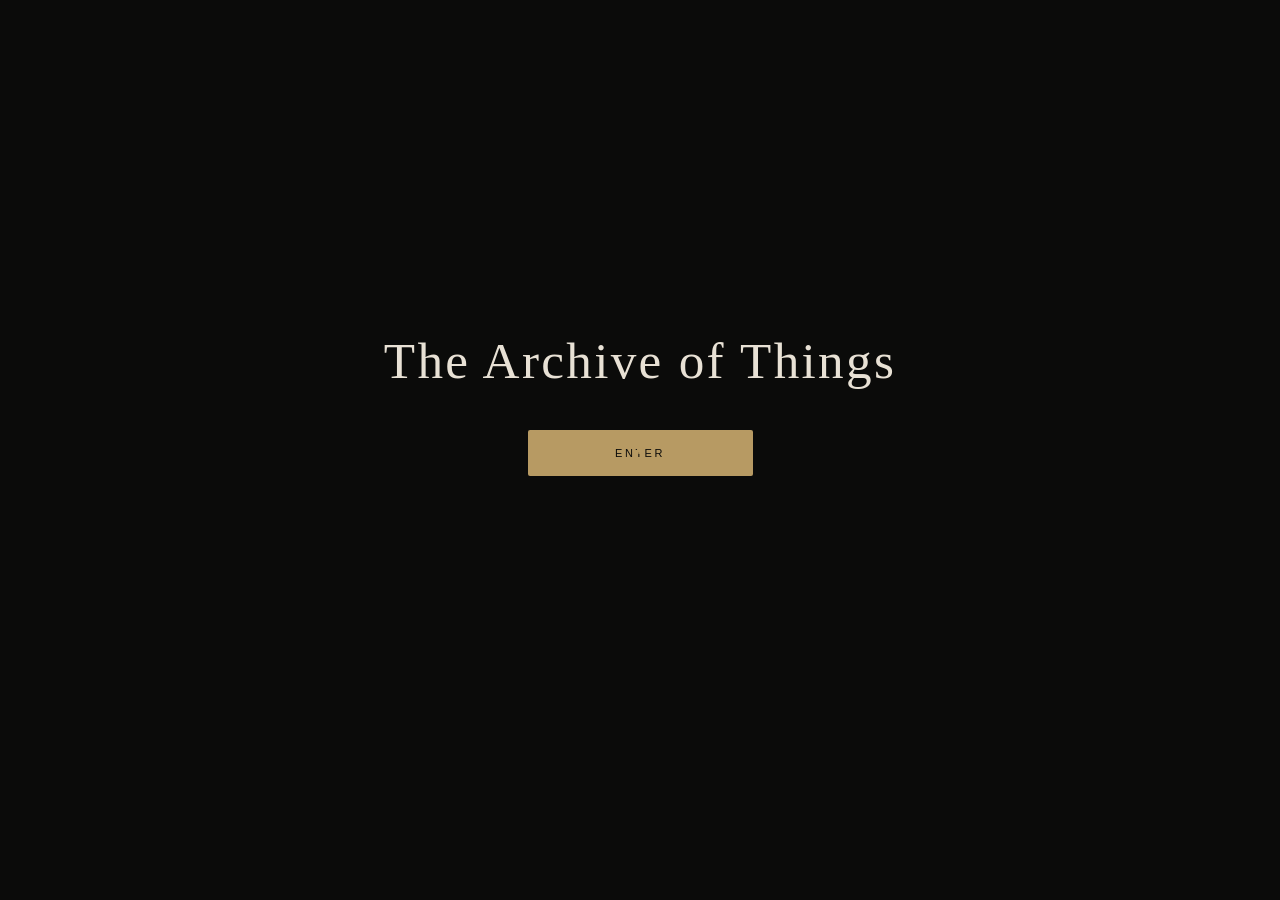
<file: index.html>
<!DOCTYPE html>
<html lang="en">

<head>
    <meta charset="UTF-8">

    <meta
        name="viewport"
        content="width=device-width, initial-scale=1.0"
    >

    <meta
        name="description"
        content="The Archive of Things — an evolving collection of interactive knowledge."
    >

    <title>The Archive of Things</title>

    <link
        rel="stylesheet"
        href="./assets/css/tat.css"
    >
</head>


<body>

    <main class="welcome">

        <div class="welcome-content">

            <h1 class="welcome-name">
                The Archive of Things
            </h1>

            <button
                class="welcome-enter"
                id="enterArchive"
                type="button"
            >
                Enter
            </button>

        </div>

    </main>


    <div
        class="welcome-transition"
        aria-hidden="true"
    ></div>


    <script src="./assets/js/archive.js"></script>

    <script>

        /*
         * Begin indexing immediately.
         * The visitor does not need to wait on the welcome screen.
         */

        const archiveReady = indexArchive();


        const enterButton =
            document.getElementById("enterArchive");


        enterButton.addEventListener(
            "click",
            async () => {

                enterButton.disabled = true;


                try {

                    await archiveReady;

                } catch (error) {

                    console.error(
                        "Archive indexing failed:",
                        error
                    );

                }


                const transition =
                    document.querySelector(
                        ".welcome-transition"
                    );


                transition.classList.add("active");


                setTimeout(
                    () => {

                        window.location.href =
                            "./home/";

                    },
                    1250
                );

            }
        );

    </script>


    <script src="./assets/js/cursor.js"></script>

</body>

</html>
</file>
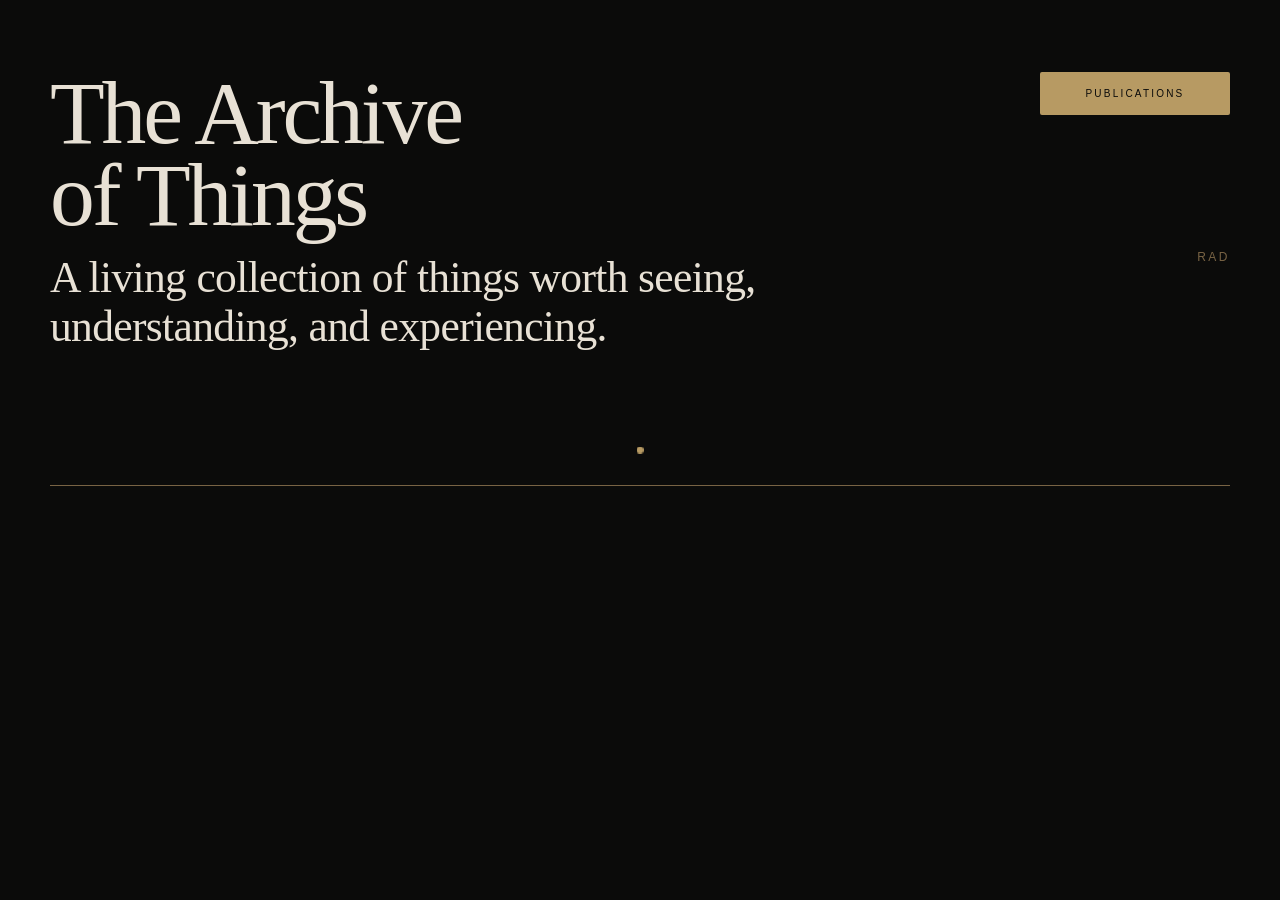
<file: home/index.html>
<!DOCTYPE html>
<html lang="en">

<head>
    <meta charset="UTF-8">

    <meta
        name="viewport"
        content="width=device-width, initial-scale=1.0"
    >

    <meta
        name="description"
        content="The Archive of Things — a collection of interactive experiences."
    >

    <title>The Archive of Things</title>

    <link
        rel="stylesheet"
        href="../assets/css/tat.css"
    >
</head>


<body>

    <main class="home-shell">

        <header class="home-header">

            <div class="home-top">

                <h1 class="home-name">
                    The Archive<br>
                    of Things
                </h1>

                <a
                    class="publications-button"
                    href="../publications/"
                >
                    Publications
                </a>

            </div>


            <p class="home-statement">
                A living collection of things worth seeing,
                understanding, and experiencing.
            </p>

        </header>


        <section
            id="archive"
            aria-label="Archive"
        >

            <!--
                The archive catalogue is injected here
                automatically by archive.js.
            -->

        </section>

    </main>


    <script src="../assets/js/archive.js"></script>


    <script>

        async function renderArchive() {

            let archive =
                getIndexedArchive();


            if (!archive) {

                try {

                    archive =
                        await indexArchive();

                } catch (error) {

                    console.error(
                        "Archive indexing failed:",
                        error
                    );

                    return;

                }

            }


            const container =
                document.getElementById("archive");


            archive.forEach(
                (category, categoryIndex) => {

                    const categorySection =
                        document.createElement("section");

                    categorySection.className =
                        "category";


                    const heading =
                        document.createElement("div");

                    heading.className =
                        "category-heading";


                    const number =
                        document.createElement("span");

                    number.className =
                        "category-number";

                    number.textContent =
                        String(categoryIndex + 1)
                            .padStart(2, "0");


                    const name =
                        document.createElement("h2");

                    name.className =
                        "category-name";

                    name.textContent =
                        category.name;


                    heading.appendChild(number);
                    heading.appendChild(name);


                    const list =
                        document.createElement("div");

                    list.className =
                        "interactive-list";


                    category.interactives.forEach(
                        interactive => {

                            const entry =
                                document.createElement("a");

                            entry.className =
                                "interactive-entry";

                            entry.href =
                                `../${interactive.path}/`;


                            const main =
                                document.createElement("div");

                            main.className =
                                "interactive-main";


                            const title =
                                document.createElement("h3");

                            title.className =
                                "interactive-title";

                            title.textContent =
                                interactive.name;


                            const description =
                                document.createElement("p");

                            description.className =
                                "interactive-description";

                            description.textContent =
                                interactive.description;


                            main.appendChild(title);
                            main.appendChild(description);


                            const type =
                                document.createElement("span");

                            type.className =
                                "interactive-type";

                            type.textContent =
                                interactive.type
                                    .toUpperCase();


                            entry.appendChild(main);
                            entry.appendChild(type);

                            list.appendChild(entry);

                        }
                    );


                    categorySection.appendChild(heading);
                    categorySection.appendChild(list);

                    container.appendChild(categorySection);

                }
            );


            /*
             * The cursor script runs after the page initially loads.
             * New archive links need the same hover behaviour.
             */

            if (typeof window.initializeArchiveCursor === "function") {
                window.initializeArchiveCursor();
            }

        }


        renderArchive();

    </script>


    <script src="../assets/js/cursor.js"></script>

</body>

</html>
</file>
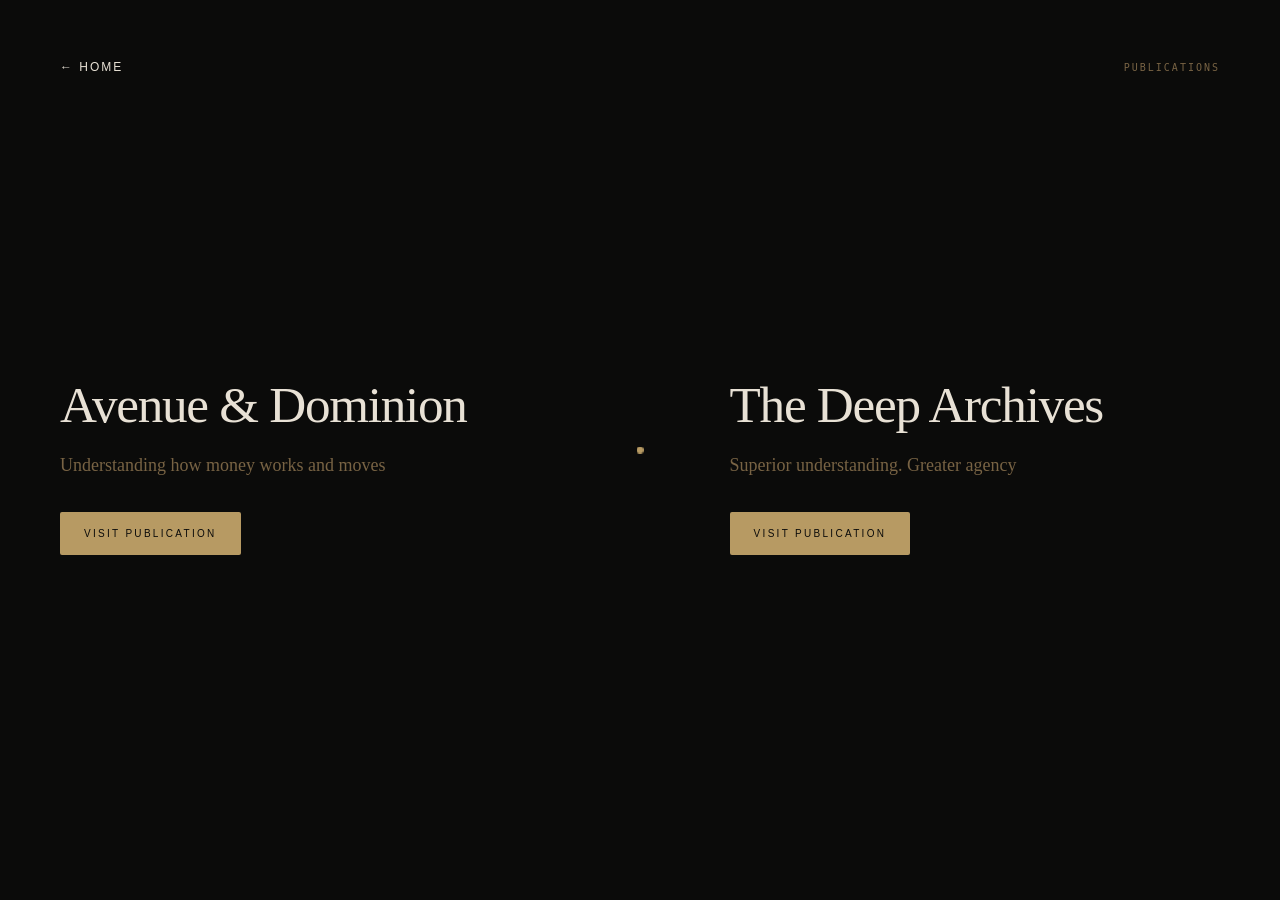
<file: publications/index.html>
<!DOCTYPE html>
<html lang="en">

<head>
    <meta charset="UTF-8">

    <meta
        name="viewport"
        content="width=device-width, initial-scale=1.0"
    >

    <meta
        name="description"
        content="The publications associated with The Archive of Things."
    >

    <title>Publications — The Archive of Things</title>

    <link
        rel="stylesheet"
        href="../assets/css/tat.css"
    >
</head>


<body>

    <main class="publications-page">

        <header class="publications-header">

            <a
                class="publications-back"
                href="../home/"
            >
                ← Home
            </a>

            <span class="publications-index">
                PUBLICATIONS
            </span>

        </header>


        <section class="publications-stage">


            <article class="publication">

                <h1 class="publication-title">
                    Avenue &amp; Dominion
                </h1>

                <p class="publication-tagline">
                    Understanding how money works and moves
                </p>

                <a
                    class="publication-button"
                    href="https://avenueanddominion.substack.com"
                    target="_blank"
                    rel="noopener noreferrer"
                >
                    Visit Publication
                </a>

            </article>


            <article class="publication">

                <h1 class="publication-title">
                    The Deep Archives
                </h1>

                <p class="publication-tagline">
                    Superior understanding. Greater agency
                </p>

                <a
                    class="publication-button"
                    href="https://chethanda.substack.com"
                    target="_blank"
                    rel="noopener noreferrer"
                >
                    Visit Publication
                </a>

            </article>


        </section>

    </main>


    <script src="../assets/js/cursor.js"></script>

</body>

</html>
</file>
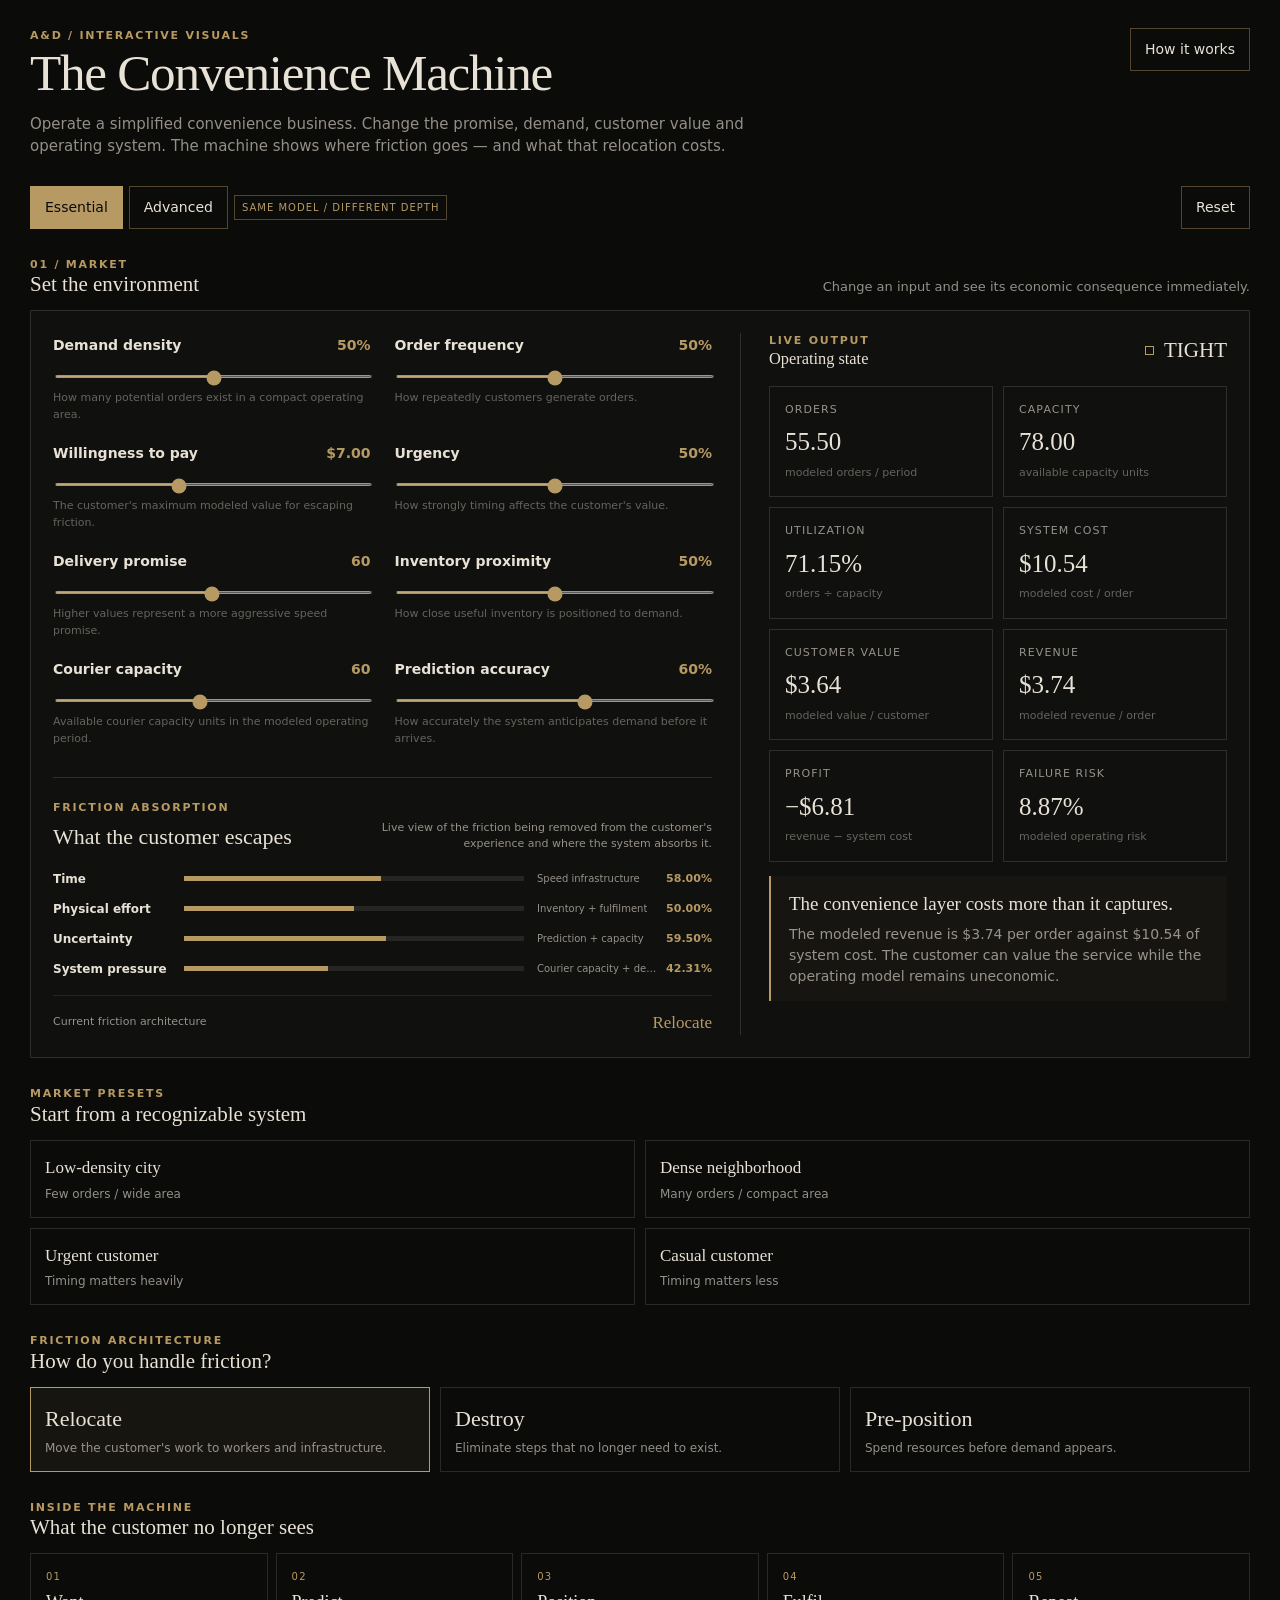
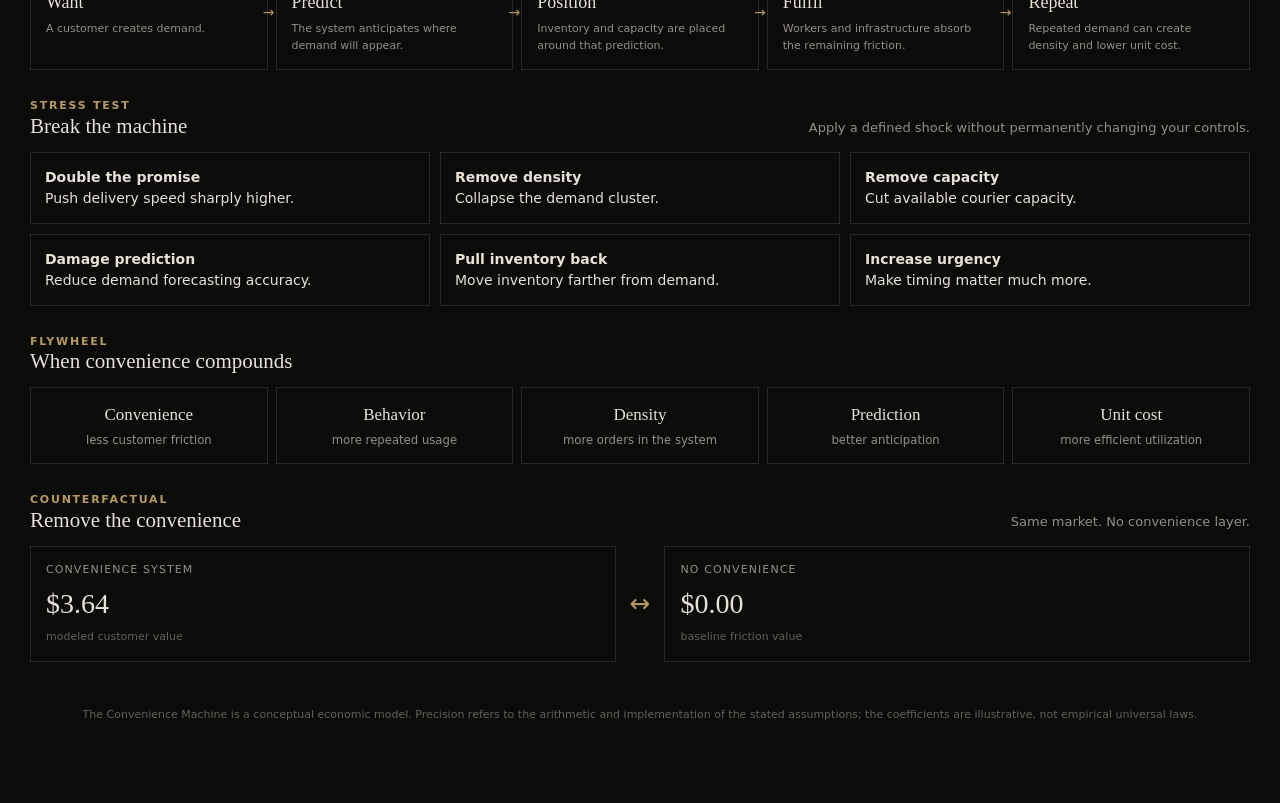
<file: economics/the-convenience-machine/index.html>
<!DOCTYPE html>
<html lang="en">
<head>
<meta charset="UTF-8">
<meta name="viewport" content="width=device-width, initial-scale=1.0">
<title>The Convenience Machine</title>
<style>
:root{
  --black:#0B0B0A;
  --ivory:#E8E1D5;
  --brass:#B79A63;
  --bronze:#786344;
  --aubergine:#30232F;
  --line:rgba(232,225,213,.14);
  --line2:rgba(183,154,99,.42);
  --muted:rgba(232,225,213,.62);
  --dim:rgba(232,225,213,.40);
  --panel:rgba(255,255,255,.018);
}
*{box-sizing:border-box}
html{scroll-behavior:smooth}
body{
  margin:0;background:var(--black);color:var(--ivory);
  font-family:Inter,ui-sans-serif,system-ui,-apple-system,BlinkMacSystemFont,"Segoe UI",sans-serif;
  font-size:14px;line-height:1.5;
}
button,input{font:inherit}
button{color:inherit}
.app{max-width:1500px;margin:0 auto;padding:28px 30px 80px}
.topbar{display:flex;justify-content:space-between;align-items:flex-start;gap:20px;margin-bottom:28px}
.kicker,.section-label{
  color:var(--brass);text-transform:uppercase;letter-spacing:.16em;font-size:11px;font-weight:700
}
h1,h2,h3{font-family:Georgia,"Times New Roman",serif;font-weight:400;line-height:1.1;margin:0}
h1{font-size:clamp(34px,4vw,60px);letter-spacing:-.025em}
.subtitle{max-width:720px;color:var(--muted);margin-top:12px;font-size:15px}
.help-btn,.mode-btn{
  border:1px solid var(--line2);background:transparent;padding:10px 14px;cursor:pointer;
  transition:.18s ease
}
.help-btn:hover,.mode-btn:hover,.preset:hover,.strategy:hover,.stress-btn:hover,.mini-btn:hover{background:rgba(183,154,99,.08);border-color:var(--brass)}
.modebar{display:flex;gap:6px;margin:20px 0 28px;align-items:center}
.mode-btn.active{background:var(--brass);color:var(--black);border-color:var(--brass)}
.reset-btn{
  margin-left:auto;
  border:1px solid var(--line2);
  background:transparent;
  padding:10px 14px;
  cursor:pointer;
  transition:.18s ease;
}
.reset-btn:hover{
  background:rgba(183,154,99,.08);
  border-color:var(--brass);
}
.panel{
  border:1px solid var(--line);background:var(--panel);padding:22px;
}
.grid{display:grid;gap:18px}
.grid.two{grid-template-columns:repeat(2,minmax(0,1fr))}
.grid.three{grid-template-columns:repeat(3,minmax(0,1fr))}
.grid.four{grid-template-columns:repeat(4,minmax(0,1fr))}
@media(max-width:1050px){.grid.four{grid-template-columns:repeat(2,minmax(0,1fr))}}
@media(max-width:800px){.grid.two,.grid.three,.grid.four{grid-template-columns:1fr}.app{padding:20px 14px 60px}}
.section{margin-top:28px}
.section-head{display:flex;justify-content:space-between;align-items:end;gap:20px;margin-bottom:14px}
.section-head p{margin:0;color:var(--muted);font-size:13px}
.market-layout{display:grid;grid-template-columns:minmax(0,1.15fr) minmax(420px,.85fr);gap:28px;align-items:stretch}
.market-controls{min-width:0}
.live-output{min-width:0;display:flex;flex-direction:column;justify-content:flex-start;gap:14px;border-left:1px solid var(--line);padding-left:28px}
.live-output-head{display:flex;justify-content:space-between;align-items:center;gap:15px;padding-bottom:4px}
.live-output-head .section-label{margin:0}
.live-output .metrics{grid-template-columns:repeat(2,minmax(0,1fr))}
.live-output .metric{min-height:86px}
.live-output .metric-value{font-size:25px}
.live-analysis{margin-top:0}
@media(max-width:1100px){.market-layout{grid-template-columns:minmax(0,1fr) minmax(360px,.9fr);gap:22px}.live-output{padding-left:22px}}
@media(max-width:800px){.market-layout{grid-template-columns:1fr}.live-output{border-left:0;border-top:1px solid var(--line);padding-left:0;padding-top:22px}}
.controls{display:grid;grid-template-columns:repeat(2,minmax(0,1fr));gap:16px 24px}
@media(max-width:800px){.controls{grid-template-columns:1fr}}
.control{padding:2px 0}
.control-top{display:flex;justify-content:space-between;gap:15px;margin-bottom:7px}
.control-name{font-weight:600}
.value{font-variant-numeric:tabular-nums;color:var(--brass);font-weight:700}
.control-note{font-size:11px;color:var(--dim);margin-top:6px}
input[type=range]{width:100%;accent-color:var(--brass);cursor:pointer}
input[type=range]::-webkit-slider-runnable-track{height:3px;background:rgba(232,225,213,.18)}
input[type=range]::-webkit-slider-thumb{margin-top:-5px}
.presets{display:grid;grid-template-columns:repeat(2,minmax(0,1fr));gap:10px}
@media(max-width:600px){.presets{grid-template-columns:1fr}}
.preset,.strategy,.stress-btn,.mini-btn{
  text-align:left;background:transparent;border:1px solid var(--line);padding:14px;cursor:pointer;transition:.18s ease
}
.preset strong,.strategy strong{display:block;font-family:Georgia,serif;font-size:17px;font-weight:400;margin-bottom:4px}
.preset span,.strategy span{display:block;color:var(--muted);font-size:12px}
.strategy-grid{display:grid;grid-template-columns:repeat(3,minmax(0,1fr));gap:10px}
@media(max-width:800px){.strategy-grid{grid-template-columns:1fr}}
.strategy.active{border-color:var(--brass);background:rgba(183,154,99,.07)}
.strategy strong{font-size:22px}
.metrics{display:grid;grid-template-columns:repeat(4,minmax(0,1fr));gap:10px}
@media(max-width:950px){.metrics{grid-template-columns:repeat(2,minmax(0,1fr))}}
@media(max-width:520px){.metrics{grid-template-columns:1fr}}
.metric{border:1px solid var(--line);padding:15px;min-height:94px}
.metric-label{color:var(--muted);font-size:11px;text-transform:uppercase;letter-spacing:.1em}
.metric-value{font-size:28px;margin-top:5px;font-family:Georgia,serif;font-variant-numeric:tabular-nums}
.metric-sub{font-size:11px;color:var(--dim);margin-top:4px}
.flow{display:grid;grid-template-columns:repeat(5,minmax(0,1fr));gap:8px}
@media(max-width:850px){.flow{grid-template-columns:repeat(2,minmax(0,1fr))}}
.flow-step{border:1px solid var(--line);padding:15px;position:relative}
.flow-step:not(:last-child)::after{content:"→";position:absolute;right:-8px;top:50%;transform:translateY(-50%);color:var(--brass);z-index:2}
@media(max-width:850px){.flow-step:not(:last-child)::after{display:none}}
.flow-n{font-size:10px;color:var(--brass);letter-spacing:.12em}
.flow-title{font-family:Georgia,serif;font-size:18px;margin:5px 0}
.flow-text{font-size:11px;color:var(--muted)}
.analysis{border-left:2px solid var(--brass);padding:14px 18px;background:rgba(183,154,99,.04)}
.analysis strong{font-family:Georgia,serif;font-size:19px;font-weight:400}
.analysis p{margin:6px 0 0;color:var(--muted)}
.state{display:flex;align-items:center;gap:10px}
.state-dot{width:9px;height:9px;border:1px solid var(--brass);background:var(--brass)}
.state.tight .state-dot{background:transparent}
.state.strained .state-dot{background:var(--aubergine);border-color:var(--brass)}
.state.overloaded .state-dot{background:var(--ivory);border-color:var(--ivory)}
.state-label{font-family:Georgia,serif;font-size:21px}
.table-wrap{overflow-x:auto}
table{width:100%;border-collapse:collapse;font-variant-numeric:tabular-nums}
th,td{padding:9px 4px;border-bottom:1px solid rgba(232,225,213,.09)}
th{text-align:left;color:var(--muted);font-size:11px;font-weight:500}
td:last-child,th:last-child{text-align:right}
td:first-child{font-size:12px}
td:last-child{font-weight:600;color:var(--ivory)}
.total td{font-weight:700;border-top:1px solid var(--line2)}
.advanced-center{max-width:1180px;margin:0 auto}
.advanced-block{display:flex;justify-content:center;align-items:center}
.advanced-block > .panel{width:100%;max-width:1120px}
.audit{display:grid;grid-template-columns:repeat(2,minmax(0,1fr));gap:8px}
@media(max-width:750px){.audit{grid-template-columns:1fr}}
.audit-row{border:1px solid var(--line);padding:10px 12px;display:flex;justify-content:space-between;gap:12px}
.audit-ok{color:var(--brass)}
.audit-bad{color:var(--ivory)}
.eq{
  border:1px solid var(--line);padding:12px 14px;margin-top:8px;
  font-family:"SFMono-Regular",Consolas,monospace;font-size:12px;color:var(--muted);overflow:auto
}
.eq b{color:var(--ivory)}
.sensitivity td,.sensitivity th{text-align:center}
.sensitivity td:first-child,.sensitivity th:first-child{text-align:left}
.delta-pos{color:var(--brass)!important}.delta-neg{color:var(--ivory)!important}
.scenario-grid{display:grid;grid-template-columns:repeat(2,minmax(0,1fr));gap:10px}
@media(max-width:750px){.scenario-grid{grid-template-columns:1fr}}
.scenario{border:1px solid var(--line);padding:14px}
.scenario h4{font-family:Georgia,serif;font-size:17px;font-weight:400;margin:0 0 8px}
.scenario-line{display:flex;justify-content:space-between;color:var(--muted);font-size:12px;padding:3px 0}
.scenario-line b{color:var(--ivory);font-variant-numeric:tabular-nums}
.flywheel{display:grid;grid-template-columns:repeat(5,minmax(0,1fr));gap:8px}
@media(max-width:900px){.flywheel{grid-template-columns:repeat(2,minmax(0,1fr))}}
.fly{border:1px solid var(--line);padding:14px;text-align:center}
.fly strong{font-family:Georgia,serif;font-weight:400;font-size:17px}
.fly small{display:block;color:var(--muted);margin-top:4px}
.stress-grid{display:grid;grid-template-columns:repeat(3,minmax(0,1fr));gap:10px}
@media(max-width:800px){.stress-grid{grid-template-columns:1fr}}
.counterfactual{display:grid;grid-template-columns:1fr auto 1fr;align-items:center;gap:14px}
@media(max-width:750px){.counterfactual{grid-template-columns:1fr}}
.cf-box{border:1px solid var(--line);padding:15px}
.cf-arrow{text-align:center;color:var(--brass);font-size:25px}
.modal-backdrop{position:fixed;inset:0;background:rgba(11,11,10,.82);display:none;align-items:center;justify-content:center;padding:20px;z-index:50}
.modal-backdrop.open{display:flex}
.modal{max-width:900px;max-height:88vh;overflow:auto;background:var(--black);border:1px solid var(--line2);padding:28px}
.modal-head{display:flex;justify-content:space-between;gap:20px;align-items:start}
.close{background:none;border:1px solid var(--line);padding:7px 11px;cursor:pointer}
.modal h2{font-size:31px}.modal h3{font-size:21px;margin-top:25px}
.modal p,.modal li{color:var(--muted)}
hr{border:0;border-top:1px solid var(--line);margin:22px 0}
.hidden{display:none!important}
.mini-actions{display:flex;gap:8px;flex-wrap:wrap}
.badge{display:inline-block;border:1px solid var(--line2);padding:4px 7px;font-size:10px;text-transform:uppercase;letter-spacing:.1em;color:var(--brass)}
footer{margin-top:45px;color:var(--dim);font-size:11px;text-align:center}
/* LIVE FRICTION ABSORPTION MAP */
.friction-map{margin-top:28px;padding-top:22px;border-top:1px solid var(--line)}
.friction-map-head{display:flex;justify-content:space-between;align-items:flex-end;gap:15px;margin-bottom:17px}
.friction-map-title{font-family:Georgia,"Times New Roman",serif;font-size:22px;font-weight:400;margin-top:3px}
.friction-map-note{color:var(--muted);font-size:11px;max-width:390px;text-align:right}
.friction-list{display:grid;gap:12px}
.friction-row{display:grid;grid-template-columns:118px minmax(0,1fr) 175px;align-items:center;gap:13px}
.friction-name{font-size:12px;font-weight:600}
.friction-track{height:5px;background:rgba(232,225,213,.10);overflow:hidden}
.friction-fill{height:100%;width:0;background:var(--brass);transition:width .12s linear}
.friction-meta{min-width:0;display:flex;justify-content:space-between;align-items:center;gap:8px}
.friction-value{color:var(--brass);font-variant-numeric:tabular-nums;font-weight:700;font-size:11px}
.friction-mechanism{color:var(--muted);font-size:10px;white-space:nowrap;overflow:hidden;text-overflow:ellipsis}
.friction-strategy{margin-top:17px;padding-top:14px;border-top:1px solid rgba(232,225,213,.09);display:flex;justify-content:space-between;align-items:center;gap:15px}
.friction-strategy-text{color:var(--muted);font-size:11px}
.friction-strategy-value{color:var(--brass);font-family:Georgia,"Times New Roman",serif;font-size:17px;white-space:nowrap}
@media(max-width:900px){.friction-row{grid-template-columns:110px minmax(0,1fr)}.friction-meta{grid-column:2}.friction-mechanism{flex:1}}
@media(max-width:650px){.friction-map-head{display:block}.friction-map-note{text-align:left;margin-top:5px}.friction-row{grid-template-columns:1fr;gap:6px}.friction-meta{grid-column:auto}}


/* =========================================================
   MODE TRANSITION / ADVANCED ORIENTATION
   ========================================================= */
.mode-notice{
  display:none;
  margin:-12px 0 24px;
  border:1px solid var(--line2);
  background:rgba(183,154,99,.045);
  padding:14px 16px;
  align-items:flex-start;
  justify-content:space-between;
  gap:20px;
  scroll-margin-top:24px;
}
.mode-notice.show{display:flex}
.mode-notice-copy{min-width:0}
.mode-notice-title{
  color:var(--brass);
  text-transform:uppercase;
  letter-spacing:.14em;
  font-size:10px;
  font-weight:700;
  margin-bottom:3px;
}
.mode-notice-text{
  color:var(--muted);
  font-size:12px;
}
.mode-notice-arrow{
  color:var(--brass);
  font-size:18px;
  line-height:1;
  flex:0 0 auto;
}
.advanced-intro{
  border:1px solid var(--line2);
  background:rgba(183,154,99,.035);
  padding:22px;
  margin-top:28px;
  scroll-margin-top:24px;
}
.advanced-intro h2{margin-top:4px}
.advanced-intro p{
  max-width:800px;
  margin:9px 0 0;
  color:var(--muted);
}
.advanced-intro strong{color:var(--ivory)}

/* =========================================================
   EXPANDED HELP MANUAL
   ========================================================= */
.help-lead{
  color:var(--ivory)!important;
  font-size:15px;
  line-height:1.65;
}
.help-section{
  margin-top:28px;
}
.help-section h3{
  margin-top:0;
  margin-bottom:8px;
}
.help-section p{margin:7px 0}
.help-section ul{margin:8px 0 0;padding-left:20px}
.help-grid{
  display:grid;
  grid-template-columns:repeat(2,minmax(0,1fr));
  gap:8px;
  margin-top:10px;
}
.help-card{
  border:1px solid var(--line);
  padding:13px 14px;
}
.help-card strong{
  display:block;
  color:var(--ivory);
  margin-bottom:4px;
}
.help-card span{
  display:block;
  color:var(--muted);
  font-size:12px;
}
.help-step{
  display:grid;
  grid-template-columns:30px 1fr;
  gap:10px;
  align-items:start;
  margin:9px 0;
}
.help-step-number{
  width:25px;
  height:25px;
  border:1px solid var(--line2);
  display:flex;
  align-items:center;
  justify-content:center;
  color:var(--brass);
  font-size:11px;
  font-weight:700;
}
.help-step-text{color:var(--muted)}
.help-note{
  border-left:2px solid var(--brass);
  background:rgba(183,154,99,.04);
  padding:12px 15px;
  margin-top:12px;
}
.help-note strong{font-family:Georgia,serif;font-weight:400;font-size:17px}
.help-note p{margin:5px 0 0}
@media(max-width:700px){
  .help-grid{grid-template-columns:1fr}
  .mode-notice{padding:12px}
}

</style>
</head>
<body>
<div class="app">
  <header class="topbar">
    <div>
      <div class="kicker">A&D / Interactive Visuals</div>
      <h1>The Convenience Machine</h1>
      <div class="subtitle">Operate a simplified convenience business. Change the promise, demand, customer value and operating system. The machine shows where friction goes — and what that relocation costs.</div>
    </div>
    <button class="help-btn" id="helpBtn">How it works</button>
  </header>

  <div class="modebar">
    <button class="mode-btn active" data-mode="essential">Essential</button>
    <button class="mode-btn" data-mode="advanced">Advanced</button>
    <span class="badge">Same model / different depth</span>
    <button class="reset-btn" id="resetBtn">Reset</button>
  </div>

  <div class="mode-notice" id="modeNotice" aria-live="polite">
    <div class="mode-notice-copy">
      <div class="mode-notice-title" id="modeNoticeTitle">Essential mode active</div>
      <div class="mode-notice-text" id="modeNoticeText">You are viewing the simplified layer. Adjust the controls and follow the immediate consequences.</div>
    </div>
    <div class="mode-notice-arrow" aria-hidden="true">↓</div>
  </div>

  <section class="section">
    <div class="section-head">
      <div>
        <div class="section-label">01 / Market</div>
        <h2>Set the environment</h2>
      </div>
      <p>Change an input and see its economic consequence immediately.</p>
    </div>

    <div class="panel">
      <div class="market-layout">
        <div class="market-controls">
          <div class="controls">
            <div class="control"><div class="control-top"><span class="control-name">Demand density</span><span class="value" id="densityVal">50%</span></div><input id="density" type="range" min="0" max="100" step="1" value="50"><div class="control-note">How many potential orders exist in a compact operating area.</div></div>
            <div class="control"><div class="control-top"><span class="control-name">Order frequency</span><span class="value" id="frequencyVal">50%</span></div><input id="frequency" type="range" min="0" max="100" step="1" value="50"><div class="control-note">How repeatedly customers generate orders.</div></div>
            <div class="control"><div class="control-top"><span class="control-name">Willingness to pay</span><span class="value" id="wtpVal">$7.00</span></div><input id="wtp" type="range" min="2" max="15" step=".25" value="7"><div class="control-note">The customer's maximum modeled value for escaping friction.</div></div>
            <div class="control"><div class="control-top"><span class="control-name">Urgency</span><span class="value" id="urgencyVal">50%</span></div><input id="urgency" type="range" min="0" max="100" step="1" value="50"><div class="control-note">How strongly timing affects the customer's value.</div></div>
            <div class="control"><div class="control-top"><span class="control-name">Delivery promise</span><span class="value" id="speedVal">60</span></div><input id="speed" type="range" min="1" max="120" step="1" value="60"><div class="control-note">Higher values represent a more aggressive speed promise.</div></div>
            <div class="control"><div class="control-top"><span class="control-name">Inventory proximity</span><span class="value" id="inventoryVal">50%</span></div><input id="inventory" type="range" min="0" max="100" step="1" value="50"><div class="control-note">How close useful inventory is positioned to demand.</div></div>
            <div class="control"><div class="control-top"><span class="control-name">Courier capacity</span><span class="value" id="capacityVal">60</span></div><input id="capacity" type="range" min="10" max="120" step="1" value="60"><div class="control-note">Available courier capacity units in the modeled operating period.</div></div>
            <div class="control"><div class="control-top"><span class="control-name">Prediction accuracy</span><span class="value" id="predictionVal">60%</span></div><input id="prediction" type="range" min="0" max="100" step="1" value="60"><div class="control-note">How accurately the system anticipates demand before it arrives.</div></div>
          </div>

          <div class="friction-map">
            <div class="friction-map-head">
              <div>
                <div class="section-label">Friction absorption</div>
                <div class="friction-map-title">What the customer escapes</div>
              </div>
              <div class="friction-map-note">Live view of the friction being removed from the customer's experience and where the system absorbs it.</div>
            </div>

            <div class="friction-list">
              <div class="friction-row">
                <div class="friction-name">Time</div>
                <div class="friction-track"><div class="friction-fill" id="frictionTimeBar"></div></div>
                <div class="friction-meta"><span class="friction-mechanism">Speed infrastructure</span><span class="friction-value" id="frictionTimeVal">0.00%</span></div>
              </div>

              <div class="friction-row">
                <div class="friction-name">Physical effort</div>
                <div class="friction-track"><div class="friction-fill" id="frictionEffortBar"></div></div>
                <div class="friction-meta"><span class="friction-mechanism">Inventory + fulfilment</span><span class="friction-value" id="frictionEffortVal">0.00%</span></div>
              </div>

              <div class="friction-row">
                <div class="friction-name">Uncertainty</div>
                <div class="friction-track"><div class="friction-fill" id="frictionUncertaintyBar"></div></div>
                <div class="friction-meta"><span class="friction-mechanism">Prediction + capacity</span><span class="friction-value" id="frictionUncertaintyVal">0.00%</span></div>
              </div>

              <div class="friction-row">
                <div class="friction-name">System pressure</div>
                <div class="friction-track"><div class="friction-fill" id="frictionPressureBar"></div></div>
                <div class="friction-meta"><span class="friction-mechanism">Courier capacity + density</span><span class="friction-value" id="frictionPressureVal">0.00%</span></div>
              </div>
            </div>

            <div class="friction-strategy">
              <span class="friction-strategy-text">Current friction architecture</span>
              <span class="friction-strategy-value" id="frictionStrategy">Relocate</span>
            </div>
          </div>
        </div>

        <div class="live-output">
          <div class="live-output-head">
            <div><div class="section-label">Live output</div><h3>Operating state</h3></div>
            <div class="state" id="stateBadge"><span class="state-dot"></span><span class="state-label" id="stateLabel">HEALTHY</span></div>
          </div>

          <div class="metrics">
            <div class="metric"><div class="metric-label">Orders</div><div class="metric-value" id="mOrders">55.50</div><div class="metric-sub">modeled orders / period</div></div>
            <div class="metric"><div class="metric-label">Capacity</div><div class="metric-value" id="mCapacity">78.00</div><div class="metric-sub">available capacity units</div></div>
            <div class="metric"><div class="metric-label">Utilization</div><div class="metric-value" id="mUtilization">71.15%</div><div class="metric-sub">orders ÷ capacity</div></div>
            <div class="metric"><div class="metric-label">System cost</div><div class="metric-value" id="mCost">$0.00</div><div class="metric-sub">modeled cost / order</div></div>
            <div class="metric"><div class="metric-label">Customer value</div><div class="metric-value" id="mValue">$0.00</div><div class="metric-sub">modeled value / customer</div></div>
            <div class="metric"><div class="metric-label">Revenue</div><div class="metric-value" id="mRevenue">$0.00</div><div class="metric-sub">modeled revenue / order</div></div>
            <div class="metric"><div class="metric-label">Profit</div><div class="metric-value" id="mProfit">$0.00</div><div class="metric-sub">revenue − system cost</div></div>
            <div class="metric"><div class="metric-label">Failure risk</div><div class="metric-value" id="mFailure">0.00%</div><div class="metric-sub">modeled operating risk</div></div>
          </div>

          <div class="analysis live-analysis"><strong id="insightTitle">The machine is absorbing friction.</strong><p id="insightText">Change the inputs and watch where cost, value and uncertainty move.</p></div>
        </div>
      </div>
    </div>
  </section>

  <section class="section">
    <div class="section-head">
      <div>
        <div class="section-label">Market presets</div>
        <h2>Start from a recognizable system</h2>
      </div>
    </div>
    <div class="presets">
      <button class="preset" data-preset="low"><strong>Low-density city</strong><span>Few orders / wide area</span></button>
      <button class="preset" data-preset="dense"><strong>Dense neighborhood</strong><span>Many orders / compact area</span></button>
      <button class="preset" data-preset="urgent"><strong>Urgent customer</strong><span>Timing matters heavily</span></button>
      <button class="preset" data-preset="casual"><strong>Casual customer</strong><span>Timing matters less</span></button>
    </div>
  </section>

  <section class="section">
    <div class="section-head">
      <div>
        <div class="section-label">Friction architecture</div>
        <h2>How do you handle friction?</h2>
      </div>
    </div>
    <div class="strategy-grid">
      <button class="strategy active" data-strategy="relocate"><strong>Relocate</strong><span>Move the customer's work to workers and infrastructure.</span></button>
      <button class="strategy" data-strategy="destroy"><strong>Destroy</strong><span>Eliminate steps that no longer need to exist.</span></button>
      <button class="strategy" data-strategy="preposition"><strong>Pre-position</strong><span>Spend resources before demand appears.</span></button>
    </div>
  </section>

  <section class="section">
    <div class="section-head">
      <div>
        <div class="section-label">Inside the machine</div>
        <h2>What the customer no longer sees</h2>
      </div>
    </div>
    <div class="flow">
      <div class="flow-step"><div class="flow-n">01</div><div class="flow-title">Want</div><div class="flow-text">A customer creates demand.</div></div>
      <div class="flow-step"><div class="flow-n">02</div><div class="flow-title">Predict</div><div class="flow-text">The system anticipates where demand will appear.</div></div>
      <div class="flow-step"><div class="flow-n">03</div><div class="flow-title">Position</div><div class="flow-text">Inventory and capacity are placed around that prediction.</div></div>
      <div class="flow-step"><div class="flow-n">04</div><div class="flow-title">Fulfil</div><div class="flow-text">Workers and infrastructure absorb the remaining friction.</div></div>
      <div class="flow-step"><div class="flow-n">05</div><div class="flow-title">Repeat</div><div class="flow-text">Repeated demand can create density and lower unit cost.</div></div>
    </div>
  </section>

  <section class="section">
    <div class="section-head"><div><div class="section-label">Stress test</div><h2>Break the machine</h2></div><p>Apply a defined shock without permanently changing your controls.</p></div>
    <div class="stress-grid">
      <button class="stress-btn" data-stress="speed"><strong>Double the promise</strong><br><span>Push delivery speed sharply higher.</span></button>
      <button class="stress-btn" data-stress="density"><strong>Remove density</strong><br><span>Collapse the demand cluster.</span></button>
      <button class="stress-btn" data-stress="capacity"><strong>Remove capacity</strong><br><span>Cut available courier capacity.</span></button>
      <button class="stress-btn" data-stress="prediction"><strong>Damage prediction</strong><br><span>Reduce demand forecasting accuracy.</span></button>
      <button class="stress-btn" data-stress="inventory"><strong>Pull inventory back</strong><br><span>Move inventory farther from demand.</span></button>
      <button class="stress-btn" data-stress="urgency"><strong>Increase urgency</strong><br><span>Make timing matter much more.</span></button>
    </div>
  </section>

  <section class="section">
    <div class="section-head"><div><div class="section-label">Flywheel</div><h2>When convenience compounds</h2></div></div>
    <div class="flywheel">
      <div class="fly"><strong>Convenience</strong><small>less customer friction</small></div>
      <div class="fly"><strong>Behavior</strong><small>more repeated usage</small></div>
      <div class="fly"><strong>Density</strong><small>more orders in the system</small></div>
      <div class="fly"><strong>Prediction</strong><small>better anticipation</small></div>
      <div class="fly"><strong>Unit cost</strong><small>more efficient utilization</small></div>
    </div>
  </section>

  <section class="section">
    <div class="section-head"><div><div class="section-label">Counterfactual</div><h2>Remove the convenience</h2></div><p>Same market. No convenience layer.</p></div>
    <div class="counterfactual">
      <div class="cf-box"><div class="metric-label">Convenience system</div><div class="metric-value" id="cfConvenience">$0.00</div><div class="metric-sub">modeled customer value</div></div>
      <div class="cf-arrow">↔</div>
      <div class="cf-box"><div class="metric-label">No convenience</div><div class="metric-value" id="cfNone">$0.00</div><div class="metric-sub">baseline friction value</div></div>
    </div>
  </section>

  <div id="advancedArea" class="hidden">
    <div class="advanced-intro" id="advancedIntro">
      <div class="section-label">Advanced mode</div>
      <h2>The same machine, opened up.</h2>
      <p>Nothing has changed underneath. <strong>Advanced mode exposes the calculations, decompositions, sensitivities, scenarios and integrity checks behind the same live model.</strong> Scroll through this section to inspect why the machine produces its outputs.</p>
    </div>

    <div class="advanced-center">
      <section class="section">
        <div class="section-head"><div><div class="section-label">Advanced / Audit</div><h2>Unit economics decomposition</h2></div><p>Every component reconciles to total system cost.</p></div>
        <div class="advanced-block"><div class="panel table-wrap"><table id="costTable"><thead><tr><th>Component</th><th>$/order</th></tr></thead><tbody></tbody></table></div></div>
      </section>

      <section class="section">
        <div class="section-head"><div><div class="section-label">Advanced / Audit</div><h2>Customer value decomposition</h2></div><p>Value is calculated before the willingness-to-pay ceiling is applied.</p></div>
        <div class="advanced-block"><div class="panel table-wrap"><table id="valueTable"><thead><tr><th>Component</th><th>$/customer</th></tr></thead><tbody></tbody></table></div></div>
      </section>

      <section class="section">
        <div class="section-head"><div><div class="section-label">Advanced / Operating state</div><h2>Operating state</h2></div></div>
        <div class="advanced-block"><div class="panel">
          <div class="metrics">
            <div class="metric"><div class="metric-label">Utilization</div><div class="metric-value" id="aUtil">0.00%</div><div class="metric-sub">orders / capacity</div></div>
            <div class="metric"><div class="metric-label">Slack</div><div class="metric-value" id="aSlack">0.00</div><div class="metric-sub">capacity − orders</div></div>
            <div class="metric"><div class="metric-label">Uncertainty</div><div class="metric-value" id="aUncertainty">0.00%</div><div class="metric-sub">modeled residual uncertainty</div></div>
            <div class="metric"><div class="metric-label">Efficiency</div><div class="metric-value" id="aEfficiency">0.00%</div><div class="metric-sub">composite operating efficiency</div></div>
            <div class="metric"><div class="metric-label">Customer surplus</div><div class="metric-value" id="aSurplus">$0.00</div><div class="metric-sub">value − revenue</div></div>
            <div class="metric"><div class="metric-label">Margin</div><div class="metric-value" id="aMargin">0.00%</div><div class="metric-sub">profit ÷ revenue</div></div>
            <div class="metric"><div class="metric-label">Bottleneck</div><div class="metric-value" id="aBottleneck" style="font-size:21px">—</div><div class="metric-sub">binding operating constraint</div></div>
            <div class="metric"><div class="metric-label">Strategy</div><div class="metric-value" id="aStrategy" style="font-size:21px">—</div><div class="metric-sub">friction architecture</div></div>
          </div>
        </div></div>
      </section>

      <section class="section">
        <div class="section-head"><div><div class="section-label">Advanced / Mathematics</div><h2>Model equations</h2></div><p>Definitions and identities used by the machine.</p></div>
        <div class="advanced-block"><div class="panel" id="equations"></div></div>
      </section>

      <section class="section">
        <div class="section-head"><div><div class="section-label">Advanced / Sensitivity</div><h2>Marginal sensitivity</h2></div><p>Change one input by +10 percentage points while holding all other inputs constant.</p></div>
        <div class="advanced-block"><div class="panel table-wrap"><table class="sensitivity"><thead><tr><th>Input</th><th>Current</th><th>Test change</th><th>Profit / order</th><th>Δ profit</th></tr></thead><tbody id="sensitivityBody"></tbody></table></div></div>
      </section>

      <section class="section">
        <div class="section-head"><div><div class="section-label">Advanced / Comparison</div><h2>Scenario comparison</h2></div><p>Same model, fixed named scenarios. This is descriptive, not a ranking.</p></div>
        <div class="advanced-block"><div class="panel"><div class="scenario-grid" id="scenarioGrid"></div></div></div>
      </section>

      <section class="section">
        <div class="section-head"><div><div class="section-label">Advanced / Integrity</div><h2>Model integrity audit</h2></div><p>Automated consistency checks run on every state update.</p></div>
        <div class="advanced-block"><div class="panel"><div class="audit" id="auditGrid"></div></div></div>
      </section>
    </div>
  </div>

  <footer>The Convenience Machine is a conceptual economic model. Precision refers to the arithmetic and implementation of the stated assumptions; the coefficients are illustrative, not empirical universal laws.</footer>
</div>

<div class="modal-backdrop" id="helpModal">
  <div class="modal">

    <div class="modal-head">
      <div>
        <div class="kicker">Operating manual</div>
        <h2>How the machine works</h2>
      </div>
      <button class="close" id="closeHelp">Close</button>
    </div>

    <hr>

    <p class="help-lead">
      <b>The Convenience Machine</b> is an interactive model about one simple question: when a business makes life more convenient for a customer, <b>where does the work and uncertainty go?</b>
    </p>

    <div class="help-section">
      <h3>1. What is this?</h3>
      <p>Imagine that you want groceries. You could travel to a store, find the products, wait, carry everything home and spend your own time doing it.</p>
      <p>A delivery service lets you avoid much of that work. But the work does not magically disappear. Someone still has to predict demand, hold inventory, prepare orders, move them and deliver them.</p>
      <div class="help-note">
        <strong>The central idea</strong>
        <p>Convenience often means that the customer experiences less friction because the system absorbs more friction.</p>
      </div>
    </div>

    <div class="help-section">
      <h3>2. What are you doing?</h3>
      <p>You are operating the convenience system. Move the sliders and watch the machine respond.</p>
      <div class="help-grid">
        <div class="help-card"><strong>Change an input</strong><span>Alter demand, speed, capacity, prediction or customer conditions.</span></div>
        <div class="help-card"><strong>Watch the live output</strong><span>The numbers on the right update immediately while you move a slider.</span></div>
        <div class="help-card"><strong>Change the strategy</strong><span>Choose whether friction is relocated, destroyed or pre-positioned against.</span></div>
        <div class="help-card"><strong>Investigate</strong><span>Use stress tests, the flywheel, the counterfactual and Advanced mode to go deeper.</span></div>
      </div>
      <p>There is no single correct setting. The purpose is to discover the trade-offs.</p>
    </div>

    <div class="help-section">
      <h3>3. What does every slider mean?</h3>
      <div class="help-grid">
        <div class="help-card"><strong>Demand density</strong><span>How concentrated potential orders are. Think of customers spread across a huge area versus many customers close together.</span></div>
        <div class="help-card"><strong>Order frequency</strong><span>How repeatedly customers generate orders. More repetition can improve how efficiently the system is used.</span></div>
        <div class="help-card"><strong>Willingness to pay</strong><span>The maximum modeled value the customer places on escaping friction. It is a ceiling on modeled customer value; it is not automatically the price paid.</span></div>
        <div class="help-card"><strong>Urgency</strong><span>How strongly timing matters to the customer. A more urgent customer places more modeled value on avoiding waiting.</span></div>
        <div class="help-card"><strong>Delivery promise</strong><span>How aggressively the business promises speed. Higher values represent a faster, more demanding promise. It is a model variable, not a literal number of minutes.</span></div>
        <div class="help-card"><strong>Inventory proximity</strong><span>How close useful inventory is positioned to demand. Higher proximity can reduce physical friction and improve responsiveness.</span></div>
        <div class="help-card"><strong>Courier capacity</strong><span>How much fulfilment capacity the system has available during the modeled period.</span></div>
        <div class="help-card"><strong>Prediction accuracy</strong><span>How accurately the system anticipates demand before it arrives. Better prediction can reduce uncertainty and improve resource positioning.</span></div>
      </div>
    </div>

    <div class="help-section">
      <h3>4. What do the live numbers mean?</h3>
      <div class="help-grid">
        <div class="help-card"><strong>Orders</strong><span>The modeled number of orders generated during the operating period.</span></div>
        <div class="help-card"><strong>Capacity</strong><span>The modeled amount of available fulfilment capacity.</span></div>
        <div class="help-card"><strong>Utilization</strong><span>How much available capacity is being used. For example, 70 orders using 100 capacity units means 70% utilization.</span></div>
        <div class="help-card"><strong>System cost</strong><span>The modeled operating cost assigned to one order under the current assumptions.</span></div>
        <div class="help-card"><strong>Customer value</strong><span>The modeled value the customer receives from escaping friction. It is not necessarily the price the customer pays.</span></div>
        <div class="help-card"><strong>Revenue</strong><span>The modeled revenue generated per order from the current customer-value and willingness-to-pay assumptions.</span></div>
        <div class="help-card"><strong>Profit</strong><span>Revenue minus system cost. A negative number means the modeled system costs more per order than the modeled revenue captures.</span></div>
        <div class="help-card"><strong>Failure risk</strong><span>A modeled operating-risk measure derived from utilization, prediction, speed and strategy. It is not a real-world probability forecast.</span></div>
      </div>
    </div>

    <div class="help-section">
      <h3>5. What does the operating state mean?</h3>
      <p>The machine turns the current operating conditions into four descriptive states:</p>
      <div class="help-grid">
        <div class="help-card"><strong>HEALTHY</strong><span>The modeled system is operating without the stronger pressure conditions used by the model.</span></div>
        <div class="help-card"><strong>TIGHT</strong><span>Utilization, risk or uncertainty has moved into a meaningful pressure range.</span></div>
        <div class="help-card"><strong>STRAINED</strong><span>Utilization, risk or uncertainty is materially high.</span></div>
        <div class="help-card"><strong>OVERLOADED</strong><span>Demand reaches or exceeds modeled capacity, or failure risk reaches the model's highest pressure threshold.</span></div>
      </div>
    </div>

    <div class="help-section">
      <h3>6. What is the Friction Absorption section?</h3>
      <p>The lower part of the Market block translates the model into the article's main idea: friction does not simply vanish; it is absorbed somewhere in the system.</p>
      <div class="help-grid">
        <div class="help-card"><strong>Time</strong><span>Waiting friction is addressed through the speed and fulfilment system.</span></div>
        <div class="help-card"><strong>Physical effort</strong><span>Work the customer would have performed is shifted toward inventory and fulfilment operations.</span></div>
        <div class="help-card"><strong>Uncertainty</strong><span>Prediction and positioning absorb some uncertainty before the customer experiences it.</span></div>
        <div class="help-card"><strong>System pressure</strong><span>Capacity and utilization determine how much operational pressure the system is carrying.</span></div>
      </div>
    </div>

    <div class="help-section">
      <h3>7. What are the three friction strategies?</h3>
      <div class="help-grid">
        <div class="help-card"><strong>Relocate</strong><span>The customer's work still exists, but workers and infrastructure perform it instead. Example: you do not drive to the store; a courier does.</span></div>
        <div class="help-card"><strong>Destroy</strong><span>A step is eliminated rather than transferred. The process itself becomes simpler.</span></div>
        <div class="help-card"><strong>Pre-position</strong><span>Resources are spent before demand appears. Inventory or capacity is placed in anticipation of future demand.</span></div>
        <div class="help-card"><strong>The trade-off</strong><span>Pre-positioning can improve responsiveness, but resources can be wasted when predictions are wrong.</span></div>
      </div>
    </div>

    <div class="help-section">
      <h3>8. What are the presets?</h3>
      <p>Presets are simply starting situations. They do not create special rules or a different model. They move several sliders at once so you can quickly explore a low-density city, a dense neighborhood, an urgent customer or a casual customer.</p>
    </div>

    <div class="help-section">
      <h3>9. What are the stress tests?</h3>
      <p>A stress test temporarily changes one part of the current system and reports what happens. <b>It does not permanently change your sliders.</b></p>
      <div class="help-grid">
        <div class="help-card"><strong>Double the promise</strong><span>Push the speed promise upward.</span></div>
        <div class="help-card"><strong>Remove density</strong><span>Reduce the concentration of demand.</span></div>
        <div class="help-card"><strong>Remove capacity</strong><span>Reduce available courier capacity.</span></div>
        <div class="help-card"><strong>Damage prediction</strong><span>Reduce prediction accuracy.</span></div>
        <div class="help-card"><strong>Pull inventory back</strong><span>Reduce inventory proximity.</span></div>
        <div class="help-card"><strong>Increase urgency</strong><span>Make timing matter more.</span></div>
      </div>
    </div>

    <div class="help-section">
      <h3>10. What is the flywheel?</h3>
      <p>Sometimes convenience can reinforce itself. More convenience can encourage more usage. More usage can create greater demand density. Greater density can make prediction and fulfilment more efficient. That can lower unit cost and make more convenience possible.</p>
      <div class="eq"><b>Convenience → Behavior → Density → Prediction → Unit cost → Convenience</b></div>
      <p>This is a possible reinforcing loop, not a guarantee that every convenience business experiences it.</p>
    </div>

    <div class="help-section">
      <h3>11. What is the counterfactual?</h3>
      <p>It asks a simple question: <b>what would the modeled customer value look like without the convenience layer?</b> The comparison gives you a baseline for thinking about the value created by the system.</p>
    </div>

    <div class="help-section">
      <h3>12. What happens when I switch to Advanced?</h3>
      <p><b>Nothing about the underlying machine changes.</b> Advanced mode opens the same model and exposes more of its internal structure. When you click Advanced, the page automatically takes you to the beginning of the Advanced section so you know that the mode changed.</p>
      <div class="help-grid">
        <div class="help-card"><strong>Unit economics decomposition</strong><span>Shows the individual cost components and reconciles them to total system cost.</span></div>
        <div class="help-card"><strong>Customer value decomposition</strong><span>Shows time value, physical effort value, uncertainty value, reliability penalty and the willingness-to-pay ceiling.</span></div>
        <div class="help-card"><strong>Operating state</strong><span>Shows utilization, slack, uncertainty, efficiency, customer surplus, margin, bottleneck and strategy.</span></div>
        <div class="help-card"><strong>Model equations</strong><span>Shows the mathematical relationships used to generate the outputs.</span></div>
        <div class="help-card"><strong>Marginal sensitivity</strong><span>Changes one input by a defined amount while keeping the other inputs fixed, then compares the resulting profit per order.</span></div>
        <div class="help-card"><strong>Scenario comparison</strong><span>Runs named scenarios through the same model. It is descriptive, not a ranking of the scenarios.</span></div>
        <div class="help-card"><strong>Model integrity audit</strong><span>Checks whether the implementation satisfies its own mathematical identities and bounds.</span></div>
      </div>
    </div>

    <div class="help-section">
      <h3>13. The mathematics in plain English</h3>
      <p>The machine follows a chain:</p>
      <div class="eq"><b>Inputs → Operating conditions → Cost / value → Revenue → Profit / risk</b></div>
      <div class="eq"><b>Utilization</b> = Orders ÷ Capacity × 100</div>
      <p>If 70 orders use 100 capacity units, utilization is 70%.</p>
      <div class="eq"><b>Profit</b> = Revenue − System cost</div>
      <div class="eq"><b>Customer surplus</b> = Customer value − Revenue</div>
      <div class="eq"><b>Customer value</b> = clamp(Time + Effort + Uncertainty − Reliability penalty, 0, WTP)</div>
      <p>When the model says <b>clamp</b>, it simply means that the result cannot go below or above a specified boundary. For example, if calculated customer value were $18 but willingness to pay were $7, the modeled customer value cannot exceed $7.</p>
    </div>

    <div class="help-section">
      <h3>14. What do the numbers NOT mean?</h3>
      <div class="help-note">
        <strong>Precise arithmetic is not the same thing as real-world prediction.</strong>
        <p>The machine is deterministic: the same inputs always produce the same outputs, and Advanced mode exposes the equations. But the coefficients are illustrative modeling assumptions designed to isolate the mechanism discussed in the article.</p>
      </div>
      <p>A real delivery company would also have wages, fuel, rent, taxes, spoilage, cancellations, returns, customer acquisition, financing, competition, geography, regulation and many other variables. Those are deliberately outside this model.</p>
      <p><b>So the calculations are precise; the assumptions are illustrative.</b> The outputs should not be interpreted as forecasts for a real company.</p>
    </div>

    <div class="help-section">
      <h3>15. A five-minute first experiment</h3>

      <div class="help-step"><div class="help-step-number">1</div><div class="help-step-text">Start with the default settings and look at the live output on the right.</div></div>
      <div class="help-step"><div class="help-step-number">2</div><div class="help-step-text">Increase the delivery promise and watch system cost and customer value change.</div></div>
      <div class="help-step"><div class="help-step-number">3</div><div class="help-step-text">Increase demand density and watch utilization and operating pressure.</div></div>
      <div class="help-step"><div class="help-step-number">4</div><div class="help-step-text">Reduce prediction accuracy and watch uncertainty and risk.</div></div>
      <div class="help-step"><div class="help-step-number">5</div><div class="help-step-text">Switch between Relocate, Destroy and Pre-position and observe how the economics move.</div></div>
      <div class="help-step"><div class="help-step-number">6</div><div class="help-step-text">Open Advanced mode and inspect exactly why the numbers changed.</div></div>

      <div class="help-note">
        <strong>You do not need to understand economics before using this.</strong>
        <p>Use the machine first. Watch what changes. Then use the explanations and Advanced mode to understand why.</p>
      </div>
    </div>

  </div>
</div>

<script>
"use strict";

const $ = id => document.getElementById(id);
const clamp = (x,min,max) => Math.min(max,Math.max(min,x));
const pct = x => `${x.toFixed(2)}%`;
const money = x => `${x < 0 ? "−" : ""}$${Math.abs(x).toFixed(2)}`;
const num = x => Number(x).toFixed(2);

const state = {
  density:50, frequency:50, wtp:7, urgency:50, speed:60,
  inventory:50, capacity:60, prediction:60, strategy:"relocate"
};

const presets = {
  low:{density:20,frequency:25,wtp:6,urgency:45,speed:45,inventory:25,capacity:55,prediction:40},
  dense:{density:85,frequency:80,wtp:7,urgency:55,speed:65,inventory:75,capacity:80,prediction:78},
  urgent:{density:55,frequency:55,wtp:10,urgency:90,speed:90,inventory:65,capacity:70,prediction:70},
  casual:{density:55,frequency:55,wtp:6,urgency:20,speed:45,inventory:50,capacity:65,prediction:60}
};

const strategyNames={relocate:"Relocate",destroy:"Destroy",preposition:"Pre-position"};

function speedFactor(speed){
  if(speed >= 100) return 0.10;
  if(speed >= 75) return 0.22;
  if(speed >= 55) return 0.42;
  if(speed >= 35) return 0.65;
  if(speed >= 20) return 0.88;
  return 1.00;
}

/*
  MODEL CONTRACT
  ---------------
  Inputs are never rounded during calculation.
  Display rounding happens only in render().
  Every derived metric is generated once in calculate().
  All UI components consume the returned object.
*/
function calculate(s){
  const d=s.density/100;
  const f=s.frequency/100;
  const u=s.urgency/100;
  const i=s.inventory/100;
  const p=s.prediction/100;
  const sf=speedFactor(s.speed);

  const orders = 8 + 0.95*s.density;
  const capacity = 15 + 1.05*s.capacity;
  const utilization = capacity === 0 ? 0 : orders/capacity*100;
  const slack = capacity-orders;

  const base=4.50;
  const speedCost=Math.pow(1-sf,2)*9 + 0.50/sf;
  const inventoryCost=0.90 + Math.pow(i,1.55)*4.20;
  const idleCapacity=utilization < 65 ? ((65-utilization)/65)*3.80 : 0;
  const congestion=Math.max(0,utilization-82)*0.13;
  const predictionCost=0.40 + Math.pow(p,1.5)*1.70;
  let strategyCost;
  if(s.strategy==="relocate") strategyCost=2.20;
  else if(s.strategy==="destroy") strategyCost=1.10;
  else strategyCost=3.70+(1-p)*2.50;

  const requiredCapacity=s.speed<35 ? 70+(35-s.speed)*2.20 : 0;
  const capacityPressure=Math.max(0,requiredCapacity-capacity)*0.055;

  const densityEfficiency=d*2.90;
  const frequencyEfficiency=f*1.90;
  const predictionBenefit=p*2.50;

  const rawSystemCost=
    base+speedCost+inventoryCost+idleCapacity+congestion+
    predictionCost+strategyCost+capacityPressure-
    densityEfficiency-frequencyEfficiency-predictionBenefit;

  const systemCost=Math.max(0.75,rawSystemCost);

  const timeValue=s.wtp*(1-sf)*0.50;
  const effortValue=s.wtp*i*0.22;
  const uncertaintyValue=s.wtp*u*p*0.40;
  const reliabilityPenalty=Math.max(0,utilization-75)*0.025;
  const uncappedCustomerValue=timeValue+effortValue+uncertaintyValue-reliabilityPenalty;
  const customerValue=clamp(uncappedCustomerValue,0,s.wtp);

  const revenue=Math.max(0.50,customerValue*0.68+s.wtp*0.18);
  const profit=revenue-systemCost;
  const surplus=customerValue-revenue;
  const margin=revenue===0?0:profit/revenue*100;

  let failure=Math.max(0,utilization-70)*0.75+(1-p)*20;
  if(s.speed<30) failure+=(30-s.speed)*0.65;
  if(s.strategy==="preposition") failure-=p*10;
  failure=clamp(failure,0,100);

  const uncertainty=clamp(100-p*55-i*15+Math.max(0,utilization-75)*0.70,0,100);
  const efficiency=clamp(100-(systemCost/Math.max(s.wtp,1))*45-failure*0.25+s.density*0.18,0,100);

  const effectiveCapacityRatio=capacity===0?Infinity:orders/capacity;
  let operatingState;
  if(effectiveCapacityRatio>=1 || failure>=75) operatingState="overloaded";
  else if(utilization>=85 || failure>=50 || uncertainty>=70) operatingState="strained";
  else if(utilization>=65 || failure>=30 || uncertainty>=50) operatingState="tight";
  else operatingState="healthy";

  let bottleneck;
  const candidates={
    "Demand density":Math.max(0,utilization-82),
    "Courier capacity":Math.max(0,utilization-75),
    "Prediction":(1-p)*100,
    "Inventory proximity":(1-i)*100,
    "Speed promise":Math.max(0,(s.speed<35?35-s.speed:0)*2)
  };
  bottleneck=Object.entries(candidates).sort((a,b)=>b[1]-a[1])[0][0];

  const components=[
    ["Base operating cost",base],
    ["Speed cost",speedCost],
    ["Inventory cost",inventoryCost],
    ["Idle capacity",idleCapacity],
    ["Congestion",congestion],
    ["Prediction cost",predictionCost],
    ["Strategy cost",strategyCost],
    ["Capacity pressure",capacityPressure],
    ["Density efficiency",-densityEfficiency],
    ["Frequency efficiency",-frequencyEfficiency],
    ["Prediction benefit",-predictionBenefit]
  ];
  const componentSum=components.reduce((a,[,v])=>a+v,0);
  const costResidual=systemCost-Math.max(0.75,componentSum);

  const valueComponents=[
    ["Time value",timeValue],
    ["Physical effort value",effortValue],
    ["Uncertainty value",uncertaintyValue],
    ["Reliability penalty",-reliabilityPenalty]
  ];
  const valueSum=valueComponents.reduce((a,[,v])=>a+v,0);
  const valueResidual=customerValue-clamp(valueSum,0,s.wtp);

  const baseline={
    customerValue:0,
    revenue:Math.max(0.50,s.wtp*0.18),
    systemCost:Math.max(0.75,
      base+
      (Math.pow(1-1,2)*9+0.50/1)+
      0.90+
      0+
      0+
      0.40+
      0+
      0-
      densityEfficiency-
      frequencyEfficiency-
      0
    )
  };
  baseline.profit=baseline.revenue-baseline.systemCost;

  return {
    inputs:{...s}, normalized:{d,f,u,i,p,sf},
    orders,capacity,utilization,slack,
    costs:{base,speedCost,inventoryCost,idleCapacity,congestion,predictionCost,strategyCost,capacityPressure,densityEfficiency,frequencyEfficiency,predictionBenefit},
    components,componentSum,costResidual,
    systemCost,
    values:{timeValue,effortValue,uncertaintyValue,reliabilityPenalty,uncappedCustomerValue},
    valueComponents,valueSum,valueResidual,
    customerValue,revenue,profit,surplus,margin,
    failure,uncertainty,efficiency,
    operatingState,bottleneck,
    requiredCapacity,
    baseline
  };
}

function setInputs(obj){
  Object.keys(obj).forEach(k=>{
    if(k in state) state[k]=Number(obj[k]);
  });
  syncInputs();
  render();
}

function syncInputs(){
  ["density","frequency","wtp","urgency","speed","inventory","capacity","prediction"].forEach(id=>{
    $(id).value=state[id];
  });
  $("densityVal").textContent=`${state.density}%`;
  $("frequencyVal").textContent=`${state.frequency}%`;
  $("wtpVal").textContent=money(state.wtp);
  $("urgencyVal").textContent=`${state.urgency}%`;
  $("speedVal").textContent=String(state.speed);
  $("inventoryVal").textContent=`${state.inventory}%`;
  $("capacityVal").textContent=String(state.capacity);
  $("predictionVal").textContent=`${state.prediction}%`;
  document.querySelectorAll(".strategy").forEach(b=>b.classList.toggle("active",b.dataset.strategy===state.strategy));
}


/* LIVE FRICTION ABSORPTION RENDER */
function renderFrictionMap(r){
  const timeFriction=clamp((1-r.normalized.sf)*100,0,100);
  const effortFriction=clamp((1-r.normalized.i)*100,0,100);
  const uncertaintyFriction=r.uncertainty;
  const pressureFriction=clamp((r.utilization-50)/50*100,0,100);

  const rows=[
    ["frictionTimeBar","frictionTimeVal",timeFriction],
    ["frictionEffortBar","frictionEffortVal",effortFriction],
    ["frictionUncertaintyBar","frictionUncertaintyVal",uncertaintyFriction],
    ["frictionPressureBar","frictionPressureVal",pressureFriction]
  ];

  rows.forEach(([bar,value,x])=>{
    $(bar).style.width=`${x}%`;
    $(value).textContent=pct(x);
  });

  $("frictionStrategy").textContent=strategyNames[r.inputs.strategy];
}

function render(){
  const r=calculate(state);

  renderFrictionMap(r);

  $("mOrders").textContent=num(r.orders);
  $("mCapacity").textContent=num(r.capacity);
  $("mUtilization").textContent=pct(r.utilization);
  $("mCost").textContent=money(r.systemCost);
  $("mValue").textContent=money(r.customerValue);
  $("mRevenue").textContent=money(r.revenue);
  $("mProfit").textContent=money(r.profit);
  $("mFailure").textContent=pct(r.failure);

  const badge=$("stateBadge");
  badge.className=`state ${r.operatingState}`;
  $("stateLabel").textContent=r.operatingState.toUpperCase();

  const insight=makeInsight(r);
  $("insightTitle").textContent=insight.title;
  $("insightText").textContent=insight.text;

  $("cfConvenience").textContent=money(r.customerValue);
  $("cfNone").textContent=money(0);

  renderAdvanced(r);
}

function makeInsight(r){
  if(r.operatingState==="overloaded")
    return {title:"Demand is exceeding the modeled operating envelope.",text:`Utilization is ${pct(r.utilization)} and failure risk is ${pct(r.failure)}. The convenience promise is being supported by insufficient effective capacity.`};
  if(r.operatingState==="strained")
    return {title:"The system is strained.",text:`The machine is carrying meaningful operating pressure. Utilization is ${pct(r.utilization)}, uncertainty is ${pct(r.uncertainty)}, and failure risk is ${pct(r.failure)}.`};
  if(r.profit<0)
    return {title:"The convenience layer costs more than it captures.",text:`The modeled revenue is ${money(r.revenue)} per order against ${money(r.systemCost)} of system cost. The customer can value the service while the operating model remains uneconomic.`};
  if(r.customerValue<=0)
    return {title:"The customer has little modeled value to capture.",text:"The current combination of speed, effort, urgency and prediction produces little measurable customer value."};
  return {title:"The machine is absorbing friction.",text:`The customer receives ${money(r.customerValue)} of modeled value while the system absorbs ${money(r.systemCost)} of cost per order.`};
}

function renderAdvanced(r){
  const costRows=r.components.map(([name,v])=>`<tr><td>${name}</td><td>${money(v)}</td></tr>`).join("");
  $("costTable").querySelector("tbody").innerHTML=
    costRows+
    `<tr class="total"><td>Calculated component sum</td><td>${money(r.componentSum)}</td></tr>`+
    `<tr><td>Floor adjustment</td><td>${money(r.systemCost-Math.max(0,r.componentSum))}</td></tr>`+
    `<tr class="total"><td>Total system cost</td><td>${money(r.systemCost)}</td></tr>`;

  const valueRows=r.valueComponents.map(([name,v])=>`<tr><td>${name}</td><td>${money(v)}</td></tr>`).join("");
  $("valueTable").querySelector("tbody").innerHTML=
    valueRows+
    `<tr><td>Uncapped value</td><td>${money(r.uncappedCustomerValue)}</td></tr>`+
    `<tr><td>Willingness-to-pay ceiling</td><td>${money(r.inputs.wtp)}</td></tr>`+
    `<tr class="total"><td>Customer value</td><td>${money(r.customerValue)}</td></tr>`;

  $("aUtil").textContent=pct(r.utilization);
  $("aSlack").textContent=num(r.slack);
  $("aUncertainty").textContent=pct(r.uncertainty);
  $("aEfficiency").textContent=pct(r.efficiency);
  $("aSurplus").textContent=money(r.surplus);
  $("aMargin").textContent=pct(r.margin);
  $("aBottleneck").textContent=r.bottleneck;
  $("aStrategy").textContent=strategyNames[r.inputs.strategy];

  $("equations").innerHTML=`
    <div class="eq"><b>Orders</b> = 8 + 0.95 × density = ${num(r.orders)}</div>
    <div class="eq"><b>Capacity</b> = 15 + 1.05 × courier capacity = ${num(r.capacity)}</div>
    <div class="eq"><b>Utilization</b> = orders ÷ capacity × 100 = ${pct(r.utilization)}</div>
    <div class="eq"><b>System cost</b> = max(0.75, base + speed + inventory + idle + congestion + prediction + strategy + pressure − density efficiency − frequency efficiency − prediction benefit) = ${money(r.systemCost)}</div>
    <div class="eq"><b>Customer value</b> = clamp(time + effort + uncertainty − reliability penalty, 0, WTP) = ${money(r.customerValue)}</div>
    <div class="eq"><b>Revenue</b> = max(0.50, customer value × 0.68 + WTP × 0.18) = ${money(r.revenue)}</div>
    <div class="eq"><b>Profit</b> = revenue − system cost = ${money(r.profit)}</div>
    <div class="eq"><b>Customer surplus</b> = customer value − revenue = ${money(r.surplus)}</div>
    <div class="eq"><b>Failure risk</b> = clamp(utilization pressure + prediction risk + low-speed risk − pre-position protection, 0, 100) = ${pct(r.failure)}</div>
    <div class="eq"><b>Uncertainty</b> = clamp(100 − prediction × 55 − inventory × 15 + utilization pressure, 0, 100) = ${pct(r.uncertainty)}</div>
  `;

  const sensitivityInputs=[
    ["Density","density",`${r.inputs.density}%`,s=>({...s,density:Math.min(100,s.density+10)})],
    ["Frequency","frequency",`${r.inputs.frequency}%`,s=>({...s,frequency:Math.min(100,s.frequency+10)})],
    ["Willingness to pay","wtp",money(r.inputs.wtp),s=>({...s,wtp:Math.min(15,s.wtp+1.25)})],
    ["Urgency","urgency",`${r.inputs.urgency}%`,s=>({...s,urgency:Math.min(100,s.urgency+10)})],
    ["Delivery promise","speed",String(r.inputs.speed),s=>({...s,speed:Math.min(120,s.speed+10)})],
    ["Inventory proximity","inventory",`${r.inputs.inventory}%`,s=>({...s,inventory:Math.min(100,s.inventory+10)})],
    ["Courier capacity","capacity",String(r.inputs.capacity),s=>({...s,capacity:Math.min(120,s.capacity+10)})],
    ["Prediction accuracy","prediction",`${r.inputs.prediction}%`,s=>({...s,prediction:Math.min(100,s.prediction+10)})]
  ];
  $("sensitivityBody").innerHTML=sensitivityInputs.map(([name,key,current,fn])=>{
    const test=calculate(fn({...state}));
    const delta=test.profit-r.profit;
    const deltaClass=delta>=0?"delta-pos":"delta-neg";
    const change=key==="wtp"?"+$1.25":"+10";
    return `<tr><td>${name}</td><td>${current}</td><td>${change}</td><td>${money(test.profit)}</td><td class="${deltaClass}">${delta>=0?"+":"−"}${money(Math.abs(delta))}</td></tr>`;
  }).join("");

  const scenarios=[
    ["Low-density city",{...state,...presets.low}],
    ["Dense neighborhood",{...state,...presets.dense}],
    ["Urgent customer",{...state,...presets.urgent}],
    ["Casual customer",{...state,...presets.casual}]
  ];
  $("scenarioGrid").innerHTML=scenarios.map(([name,s])=>{
    const x=calculate(s);
    return `<div class="scenario"><h4>${name}</h4>
      <div class="scenario-line"><span>Utilization</span><b>${pct(x.utilization)}</b></div>
      <div class="scenario-line"><span>Customer value</span><b>${money(x.customerValue)}</b></div>
      <div class="scenario-line"><span>System cost</span><b>${money(x.systemCost)}</b></div>
      <div class="scenario-line"><span>Profit / order</span><b>${money(x.profit)}</b></div>
      <div class="scenario-line"><span>Failure risk</span><b>${pct(x.failure)}</b></div>
      <div class="scenario-line"><span>State</span><b>${x.operatingState.toUpperCase()}</b></div>
    </div>`;
  }).join("");

  const checks=[
    ["Utilization identity",Math.abs(r.utilization-(r.orders/r.capacity*100))<1e-12],
    ["Cost reconciliation",Math.abs(r.componentSum-r.systemCost)<1e-12 || Math.abs(r.systemCost-.75)<1e-12],
    ["Customer-value ceiling",r.customerValue>=-1e-12 && r.customerValue<=r.inputs.wtp+1e-12],
    ["Revenue floor",r.revenue>=0.50-1e-12],
    ["Profit identity",Math.abs(r.profit-(r.revenue-r.systemCost))<1e-12],
    ["Surplus identity",Math.abs(r.surplus-(r.customerValue-r.revenue))<1e-12],
    ["Failure bounds",r.failure>=-1e-12 && r.failure<=100+1e-12],
    ["Uncertainty bounds",r.uncertainty>=-1e-12 && r.uncertainty<=100+1e-12],
    ["Efficiency bounds",r.efficiency>=-1e-12 && r.efficiency<=100+1e-12],
    ["State consistency",(
      (r.operatingState==="overloaded" && (r.utilization>=100 || r.failure>=75)) ||
      (r.operatingState==="strained" && r.operatingState!=="overloaded") ||
      (r.operatingState==="tight" && r.operatingState!=="overloaded" && r.operatingState!=="strained") ||
      (r.operatingState==="healthy" && r.operatingState!=="overloaded" && r.operatingState!=="strained" && r.operatingState!=="tight")
    )]
  ];
  $("auditGrid").innerHTML=checks.map(([name,ok])=>`<div class="audit-row"><span>${name}</span><b class="${ok?"audit-ok":"audit-bad"}">${ok?"PASS":"CHECK"}</b></div>`).join("");
}

function bind(){
  const ids=["density","frequency","wtp","urgency","speed","inventory","capacity","prediction"];
  ids.forEach(id=>{
    $(id).addEventListener("input",e=>{
      state[id]=Number(e.target.value);
      syncInputs();
      render();
    });
  });

  document.querySelectorAll(".strategy").forEach(b=>b.addEventListener("click",()=>{
    state.strategy=b.dataset.strategy;
    syncInputs();render();
  }));

  document.querySelectorAll(".preset").forEach(b=>b.addEventListener("click",()=>setInputs(presets[b.dataset.preset])));

  document.querySelectorAll(".stress-btn").forEach(b=>b.addEventListener("click",()=>{
    const temp={...state};
    switch(b.dataset.stress){
      case "speed":temp.speed=Math.min(120,state.speed+35);break;
      case "density":temp.density=Math.max(0,state.density-35);break;
      case "capacity":temp.capacity=Math.max(10,state.capacity-30);break;
      case "prediction":temp.prediction=Math.max(0,state.prediction-35);break;
      case "inventory":temp.inventory=Math.max(0,state.inventory-35);break;
      case "urgency":temp.urgency=Math.min(100,state.urgency+35);break;
    }
    const before=calculate(state),after=calculate(temp);
    $("insightTitle").textContent=`Stress test: ${b.querySelector("strong").textContent}`;
    $("insightText").textContent=`Profit moves from ${money(before.profit)} to ${money(after.profit)} per order; utilization moves from ${pct(before.utilization)} to ${pct(after.utilization)} and failure risk from ${pct(before.failure)} to ${pct(after.failure)}. The controls were not permanently changed.`;
  }));

  $("resetBtn").addEventListener("click",()=>{
    state.density=50;
    state.frequency=50;
    state.wtp=7;
    state.urgency=50;
    state.speed=60;
    state.inventory=50;
    state.capacity=60;
    state.prediction=60;
    state.strategy="relocate";
    syncInputs();
    render();
  });

  document.querySelectorAll(".mode-btn").forEach(b=>b.addEventListener("click",()=>{
    const mode=b.dataset.mode;

    document.querySelectorAll(".mode-btn").forEach(x=>x.classList.remove("active"));
    b.classList.add("active");

    const advanced=mode==="advanced";
    const advancedArea=$("advancedArea");
    const notice=$("modeNotice");
    const noticeTitle=$("modeNoticeTitle");
    const noticeText=$("modeNoticeText");

    advancedArea.classList.toggle("hidden",!advanced);
    notice.classList.add("show");

    if(advanced){
      noticeTitle.textContent="Advanced mode active";
      noticeText.textContent="The same machine is now opened up. The controls and calculations are unchanged; the deeper analysis is below.";
      notice.querySelector(".mode-notice-arrow").textContent="↓";

      requestAnimationFrame(()=>{
        $("advancedIntro").scrollIntoView({behavior:"smooth",block:"start"});
      });
    }else{
      noticeTitle.textContent="Essential mode active";
      noticeText.textContent="You are viewing the simplified layer. Adjust the controls and follow the immediate consequences.";
      notice.querySelector(".mode-notice-arrow").textContent="↑";

      requestAnimationFrame(()=>{
        document.querySelector(".market-layout").scrollIntoView({behavior:"smooth",block:"start"});
      });
    }
  }));

  $("helpBtn").addEventListener("click",()=>$("helpModal").classList.add("open"));
  $("closeHelp").addEventListener("click",()=>$("helpModal").classList.remove("open"));
  $("helpModal").addEventListener("click",e=>{if(e.target===$("helpModal"))$("helpModal").classList.remove("open")});
  document.addEventListener("keydown",e=>{if(e.key==="Escape")$("helpModal").classList.remove("open")});
}

bind();
syncInputs();
render();
</script>
</body>
</html>
</file>
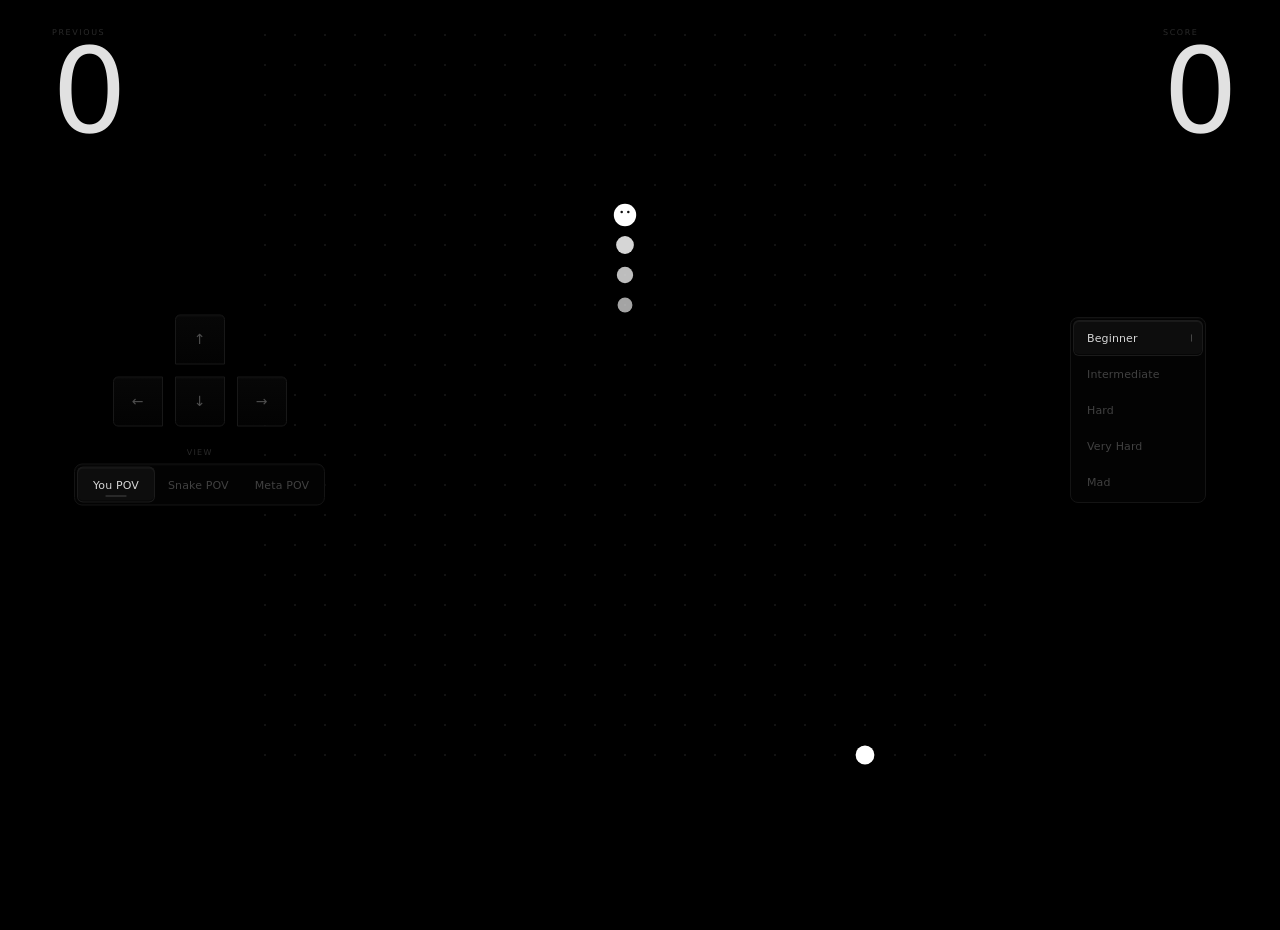
<file: games/intelligent-snake-game/index.html>
<!doctype html>
<html lang="en">
<head>
<meta charset="utf-8">
<meta name="viewport" content="width=device-width,initial-scale=1,viewport-fit=cover">
<title>Sketching it out — Snake</title>
<style>
  :root{
    --bg:#000;
    --text:#b8b8b8;
    --grid:#151515;
    --snake:#e8e8e8;
    --food:#fff;
  }
  *{box-sizing:border-box}
  html,body{
    width:100%;height:100%;margin:0;overflow:hidden;
    background:var(--bg);
    font-family:Inter,ui-sans-serif,system-ui,-apple-system,BlinkMacSystemFont,"Segoe UI",sans-serif;
    -webkit-font-smoothing:antialiased;
    text-rendering:geometricPrecision;
  }
  body{display:grid;place-items:center}
  #wrap{
    position:relative;
    width:min(100vw,1500px);
    height:930px;
    min-height:930px;
    background:#000;
    overflow:hidden;
  }
  canvas{
    position:absolute;
    left:50%;
    top:0;
    width:820px;
    height:820px;
    transform:translateX(-50%);
    display:block;
    image-rendering:auto;
    touch-action:none;
    filter:contrast(1.015);
  }

  .scorebox{
    position:absolute;
    top:28px;
    color:#292929;
    font-size:8px;
    letter-spacing:.20em;
    text-transform:uppercase;
    pointer-events:none;
    font-variant-numeric:tabular-nums;
    z-index:2;
    transition:color .25s ease;
  }
  .scorebox strong{
    display:block;
    margin-top:8px;
    color:#e1e1e1;
    font-size:118px;
    line-height:.78;
    font-weight:300;
    letter-spacing:-.085em;
    font-variant-numeric:tabular-nums;
  }
  .scorebox.score-pulse strong{
    animation:scorePulse .32s cubic-bezier(.2,.8,.2,1);
  }
  @keyframes scorePulse{
    0%{transform:scale(1)}
    45%{transform:scale(1.045)}
    100%{transform:scale(1)}
  }
  #previous-score{left:52px}
  #current-score{right:52px}

  #hud{
    position:absolute;
    inset:0;
    width:100%;
    height:820px;
    pointer-events:none;
    user-select:none;
  }

  .hud-group{
    position:absolute;
    top:50%;
    transform:translateY(-50%);
    display:flex;
    align-items:center;
    justify-content:center;
  }

  .hud-group[aria-label="Arrow controls"]{
    flex-direction:column;
    gap:22px;
  }

  .hud-caption{
    display:none;
  }

  .hud-group[aria-label="Arrow controls"]{
    left:74px;
  }

  .hud-group[aria-label="Difficulty"]{
    right:74px;
  }

  .keypad{
    display:grid;
    grid-template-columns:50px 50px 50px;
    grid-template-rows:50px 50px;
    gap:12px;
    touch-action:manipulation;
    pointer-events:auto;
  }

  .key{
    width:50px;
    height:50px;
    display:flex;
    align-items:center;
    justify-content:center;
    border:1px solid #181818;
    border-radius:6px;
    color:#4d4d4d;
    background:linear-gradient(180deg,#070707,#030303);
    font-size:14px;
    line-height:1;
    box-shadow:inset 0 1px 0 rgba(255,255,255,.025);
    transition:
      background .08s ease,
      border-color .08s ease,
      color .08s ease,
      transform .08s ease,
      box-shadow .08s ease;
    touch-action:manipulation;
    -webkit-tap-highlight-color:transparent;
    user-select:none;
    cursor:pointer;
  }

  .key.up{grid-column:2;grid-row:1}
  .key.left{grid-column:1;grid-row:2}
  .key.down{grid-column:2;grid-row:2}
  .key.right{grid-column:3;grid-row:2}

  .key.up{border-radius:5px 5px 0 0}
  .key.left{border-radius:5px 0 0 5px}
  .key.right{border-radius:0 5px 5px 0}
  .key.down{border-radius:0 0 5px 5px}

  .key.active{
    background:#e9e9e9;
    border-color:#e9e9e9;
    color:#111;
    transform:translateY(1px);
    box-shadow:0 1px 0 rgba(255,255,255,.08);
  }

  .pov-stack{
    display:flex;
    flex-direction:column;
    align-items:center;
    gap:7px;
    pointer-events:auto;
  }

  .pov-label{
    color:#292929;
    font-size:8px;
    line-height:1;
    letter-spacing:.16em;
    text-transform:uppercase;
    user-select:none;
  }

  .pov-selector{
    display:flex;
    align-items:center;
    gap:2px;
    padding:3px;
    border:1px solid #141414;
    border-radius:8px;
    background:#030303;
    box-shadow:
      inset 0 1px 0 rgba(255,255,255,.022),
      0 0 0 1px rgba(0,0,0,.45);
  }

  .pov-selector button{
    appearance:none;
    position:relative;
    border:0;
    background:transparent;
    color:#414141;
    height:34px;
    min-width:76px;
    padding:0 12px;
    border-radius:5px;
    font:inherit;
    font-size:11px;
    letter-spacing:.012em;
    cursor:pointer;
    -webkit-tap-highlight-color:transparent;
    transition:
      color .24s cubic-bezier(.22,1,.36,1),
      background-color .24s cubic-bezier(.22,1,.36,1),
      box-shadow .24s cubic-bezier(.22,1,.36,1);
  }

  .pov-selector button:nth-child(3){
    min-width:76px;
  }

  .pov-selector button:hover{
    color:#777;
    background:rgba(255,255,255,.018);
  }

  .pov-selector button.selected{
    color:#d7d7d7;
    background:#0d0d0d;
    box-shadow:
      inset 0 1px 0 rgba(255,255,255,.055),
      inset 0 -1px 0 rgba(0,0,0,.55),
      0 0 0 1px #1b1b1b;
  }

  .pov-selector button.selected::after{
    content:"";
    position:absolute;
    left:25%;
    right:25%;
    bottom:5px;
    height:1px;
    background:#777;
    opacity:.55;
    transform:scaleX(.55);
    transition:transform .24s cubic-bezier(.22,1,.36,1),opacity .24s ease;
  }

  .difficulty{
    position:relative;
    display:flex;
    flex-direction:column;
    align-items:stretch;
    gap:2px;
    padding:3px;
    border:1px solid #141414;
    border-radius:8px;
    background:#030303;
    box-shadow:
      inset 0 1px 0 rgba(255,255,255,.022),
      0 0 0 1px rgba(0,0,0,.45);
    pointer-events:auto;
  }

  .difficulty button{
    appearance:none;
    position:relative;
    z-index:1;
    width:128px;
    border:0;
    background:transparent;
    color:#414141;
    height:34px;
    padding:0 13px;
    border-radius:5px;
    font:inherit;
    font-size:11px;
    letter-spacing:.012em;
    text-align:left;
    cursor:pointer;
    transition:
      color .24s cubic-bezier(.22,1,.36,1),
      background-color .24s cubic-bezier(.22,1,.36,1),
      box-shadow .24s cubic-bezier(.22,1,.36,1);
  }

  .difficulty button:hover{
    color:#777;
    background:rgba(255,255,255,.018);
  }

  .difficulty button.selected{
    color:#d7d7d7;
    background:#0d0d0d;
    box-shadow:
      inset 0 1px 0 rgba(255,255,255,.055),
      inset 0 -1px 0 rgba(0,0,0,.55),
      0 0 0 1px #1b1b1b;
  }

  .difficulty button.selected::after{
    content:"";
    position:absolute;
    left:auto;
    right:10px;
    top:50%;
    bottom:auto;
    width:1px;
    height:13px;
    background:#777;
    opacity:.55;
    transform:translateY(-50%) scaleY(.55);
    transform-origin:center;
    transition:transform .24s cubic-bezier(.22,1,.36,1), opacity .24s ease;
  }

  .difficulty button:hover::after{
    transform:translateY(-50%) scaleY(.8);
    opacity:.35;
  }

  .difficulty button:focus-visible{
    outline:1px solid #555;
    outline-offset:-1px;
  }

  @media (max-width:1050px){
    #previous-score{left:22px}
    #current-score{right:22px}
    .scorebox strong{font-size:82px}
    .hud-group[aria-label="Arrow controls"]{left:14px}
    .hud-group[aria-label="Difficulty"]{right:28px}
  }

  @media (max-width:800px){
    #wrap{width:100%;height:930px}
    canvas{width:820px;height:820px;left:50%;transform:translateX(-50%)}
    .scorebox{top:10px}
    #previous-score{left:12px}
    #current-score{right:12px}
    .scorebox strong{font-size:58px}
    .hud-group[aria-label="Arrow controls"]{left:14px}
    .hud-group[aria-label="Difficulty"]{right:14px}
    .difficulty button{width:112px}
  }
  @media (prefers-reduced-motion: reduce){
    .scorebox.score-pulse strong,
    .key,
    .difficulty button,
    .pov-selector button{
      animation:none !important;
      transition:none !important;
    }
  }

</style>
</head>
<body>
<div id="wrap">
  <canvas id="game" aria-label="Snake game"></canvas>
  <div class="scorebox" id="previous-score">Previous<strong id="previous-value">0</strong></div>
  <div class="scorebox" id="current-score">Score<strong id="score">0</strong></div>
  <section id="hud" aria-label="Game controls">
    <div class="hud-group" aria-label="Arrow controls">
      <span class="hud-caption">Move</span>
      <div class="keypad" aria-hidden="true">
        <span class="key up" data-key="ArrowUp">↑</span>
        <span class="key left" data-key="ArrowLeft">←</span>
        <span class="key down" data-key="ArrowDown">↓</span>
        <span class="key right" data-key="ArrowRight">→</span>
      </div>
        <div class="pov-stack">
          <div class="pov-label">View</div>
          <div class="pov-selector" id="povSelector" aria-label="Snake view">
            <button type="button" data-pov="you" class="selected" aria-pressed="true">You POV</button>
            <button type="button" data-pov="snake" aria-pressed="false">Snake POV</button>
            <button type="button" data-pov="meta" aria-pressed="false">Meta POV</button>
          </div>
        </div>
    </div>

    <div class="hud-group" aria-label="Difficulty">
      <span class="hud-caption">Difficulty</span>
      <div class="difficulty" role="group" aria-label="Difficulty">
        <button type="button" data-difficulty="beginner" class="selected">Beginner</button>
        <button type="button" data-difficulty="intermediate">Intermediate</button>
        <button type="button" data-difficulty="hard">Hard</button>
        <button type="button" data-difficulty="very-hard">Very Hard</button>
        <button type="button" data-difficulty="mad">Mad</button>
      </div>
    </div>
  </section>
</div>

<script>
(() => {
  "use strict";

  const wrap = document.getElementById("wrap");
  const canvas = document.getElementById("game");
  const ctx = canvas.getContext("2d", {alpha:false});
  const scoreEl = document.getElementById("score");
  const currentScoreBox = document.getElementById("current-score");
  const previousEl = document.getElementById("previous-value");
  const difficultyButtons = [...document.querySelectorAll("[data-difficulty]")];
  const keyVisuals = [...document.querySelectorAll("[data-key]")];
  const povButtons = [...document.querySelectorAll("[data-pov]")];
  let previousScore = 0;

  const DIFFICULTIES = {
    beginner:     { base: 180, min: 130, ramp: 1.2 },
    intermediate: { base: 120, min: 82,  ramp: 1.5 },
    hard:         { base: 75,  min: 48,  ramp: 1.3 },
    "very-hard":  { base: 48,  min: 32,  ramp: 1.0 },
    mad:          { base: 28,  min: 16,  ramp: 0.7 }
  };

  let difficulty = "beginner";
  let povMode = "you";

  const DESIGN = 820;
  const GRID = 30;
  const COLS = 25;
  const ROWS = 25;
  const OX = 35;
  const OY = 35;

  let scale = 1;
  let snake, dir, nextDir, food, score = 0, alive, paused, last, accumulator;
  let touchStart = null;
  let intervalNow = 180;

  function resize(){
    const rect = canvas.getBoundingClientRect();
    const dpr = Math.min(window.devicePixelRatio || 1, 2);
    canvas.width = Math.round(rect.width * dpr);
    canvas.height = Math.round(rect.height * dpr);
    scale = Math.min(rect.width / DESIGN, rect.height / DESIGN);
    ctx.setTransform(dpr * scale,0,0,dpr * scale,0,0);
    draw();
  }

  function cellToPx(c,r){
    return [OX + c*GRID, OY + r*GRID];
  }

  function reset(){
    inputQueue.length = 0;
    if (score > 0) {
      previousScore = score;
      previousEl.textContent = previousScore;
    }
    snake = [
      {x:12,y:12},
      {x:12,y:13},
      {x:12,y:14},
      {x:12,y:15}
    ];
    dir = {x:0,y:-1};
    nextDir = {x:0,y:-1};
    score = 0;
    alive = true;
    paused = false;
    last = performance.now();
    accumulator = 0;
    clearTimeout(gameTimer);
    const level = DIFFICULTIES[difficulty] || DIFFICULTIES.hard;
    intervalNow = Math.max(level.min, level.base - score * level.ramp);
    randomFood();
    scoreEl.textContent = "0";
    wrap.classList.remove("playing");
    clearTimeout(gameTimer);
    gameTimer = 0;
    logicDeadline = performance.now() + Math.max(LOGIC_STEP, intervalNow);
    draw();
    startLogicClock();
  }

  function randomFood(){
    const occupied = new Set(snake.map(p => p.x+","+p.y));
    const free = [];
    for(let y=0;y<ROWS;y++) for(let x=0;x<COLS;x++){
      if(!occupied.has(x+","+y)) free.push({x,y});
    }
    food = free[(Math.random()*free.length)|0] || {x:8,y:7};
  }

  function getProjectedHeading(){
    return inputQueue.length ? inputQueue[inputQueue.length-1] : nextDir;
  }

  /*
    META POV — impulse-aware intent resolver.

    Meta does not "switch modes" and it does not blindly enqueue every click.
    A rapid burst of physical presses is treated as one short-lived intent
    signal. Repeated taps strengthen an interpretation; conflicting taps are
    resolved using heading, food, free space and immediate survival.

    The important distinction is:
      physical input != command history
      physical input -> inferred intent -> one safe command

    This prevents the classic failure where a user hammers two buttons and
    the queue fills with mutually incompatible turns.
  */
  const metaHistory = [];
  const META_WINDOW = 300;
  const META_MAX_HISTORY = 18;
  let metaBurstFrame = null;
  let metaBurstUntil = 0;
  let metaBurstKey = null;
  let metaBurstAt = 0;
  let metaLatchedDirection = null;

  function metaKey(x,y){
    if(x===1) return 'R';
    if(x===-1) return 'L';
    if(y===1) return 'D';
    return 'U';
  }

  function cardinal(d){
    if(d.x!==0 && d.y!==0){
      if(Math.abs(d.x)>=Math.abs(d.y)) return {x:Math.sign(d.x),y:0};
      return {x:0,y:Math.sign(d.y)};
    }
    return {x:Math.sign(d.x),y:Math.sign(d.y)};
  }

  function sameDir(a,b){ return a.x===b.x && a.y===b.y; }

  function metaRecord(x,y,now){
    metaHistory.push({x,y,t:now,k:metaKey(x,y)});
    while(metaHistory.length > META_MAX_HISTORY) metaHistory.shift();
    while(metaHistory.length && now-metaHistory[0].t > META_WINDOW) metaHistory.shift();
  }

  function metaInterpretations(screenX, screenY, reference){
    const fx=reference.x, fy=reference.y;
    const rx=-fy, ry=fx;
    return [
      {frame:0, x:screenX, y:screenY},
      {frame:1, x:fx*screenY + rx*screenX, y:fy*screenY + ry*screenX}
    ].map(c => ({frame:c.frame, ...cardinal(c)}));
  }

  // Meta is deliberately an INPUT interpreter, not an autonomous snake player.
  // It never uses food direction or a pathfinding score to invent a turn.
  // A rapid burst is treated as one human gesture. Repetition and consistency
  // decide which of the two coordinate frames the user is expressing.
  function metaSafe(candidate, reference){
    if(!candidate.x && !candidate.y) return false;
    if(candidate.x===-reference.x && candidate.y===-reference.y) return false;

    const head=snake[0];
    const nx=(head.x+candidate.x+COLS)%COLS;
    const ny=(head.y+candidate.y+ROWS)%ROWS;
    const limit=(nx===food.x && ny===food.y) ? snake.length : snake.length-1;
    for(let i=0;i<limit;i++){
      if(snake[i].x===nx && snake[i].y===ny) return false;
    }
    return true;
  }

  function resolveMetaDirection(screenX, screenY){
    const now=performance.now();
    const key=metaKey(screenX,screenY);
    const reference=getProjectedHeading();

    // Meta treats a rapid repetition of the SAME physical button as one
    // continuous human impulse. Once that impulse has produced a turn, keep
    // that interpretation locked until the burst changes or expires.
    const sameBurst = metaBurstKey===key && now-metaBurstAt<=META_WINDOW && metaLatchedDirection;
    if(sameBurst){
      return {x:metaLatchedDirection.x,y:metaLatchedDirection.y};
    }

    const raw=metaInterpretations(screenX,screenY,reference);
    const candidates=[];
    for(const c of raw){
      if(!candidates.some(v=>sameDir(v,c))) candidates.push(c);
    }

    // Never manufacture a reversal. Also never let a harmless "continue
    // straight" interpretation win when the same button has a real turn.
    const nonReverse=candidates.filter(c =>
      c.x!==0 || c.y!==0
    ).filter(c => !(c.x===-reference.x && c.y===-reference.y));

    if(!nonReverse.length){
      return {x:reference.x,y:reference.y};
    }

    const turning=nonReverse.filter(c => !sameDir(c,reference));
    let chosen=null;

    // The first priority is a genuine turn. This is what prevents a sideways
    // snake from ignoring LEFT/RIGHT simply because one frame interprets the
    // same button as "continue forward".
    if(turning.length===1){
      chosen=turning[0];
    }else if(turning.length>1){
      // When both coordinate frames produce legitimate turns, retain the
      // user's established frame for the burst. If none exists, use the
      // screen frame first; this is deterministic and instantaneous.
      const preferredFrame=(metaBurstFrame===0 || metaBurstFrame===1) ? metaBurstFrame : 0;
      chosen=turning.find(c=>c.frame===preferredFrame) || turning[0];
    }else{
      // Both interpretations mean "continue". Keep the current heading.
      chosen=nonReverse[0];
    }

    // A physically repeated tap must reinforce the first inferred intent,
    // never make Meta flip between You POV and Snake POV.
    metaBurstKey=key;
    metaBurstAt=now;
    metaLatchedDirection={x:chosen.x,y:chosen.y};
    metaBurstFrame=chosen.frame;
    metaRecord(screenX,screenY,now);

    return {x:chosen.x,y:chosen.y};
  }

  const inputQueue = [];
  const INPUT_QUEUE_LIMIT = 1;

  function setDirection(x,y){
    if(x!==0 && y!==0){
      if(Math.abs(x)>=Math.abs(y)) y=0;
      else x=0;
    }
    if(!alive){ reset(); }
    if(!x && !y) return;

    const base = inputQueue.length ? inputQueue[inputQueue.length-1] : nextDir;
    if(x === -base.x && y === -base.y) return;
    if(x === base.x && y === base.y) return;

    inputQueue.length=0;
    inputQueue.push({x,y});
    wrap.classList.add("playing");
  }

  function setRelativeDirection(localX, localY){
    // Every physical input is handled synchronously. Meta is an interpreter,
    // never a mode transition, so a press can never be lost while changing POV.
    if(povMode === "meta"){
      setMetaDirection(localX, localY);
      return;
    }

    if(povMode === "you"){
      setDirection(localX, localY);
      return;
    }

    const fx = nextDir.x || dir.x;
    const fy = nextDir.y || dir.y;
    const rx = -fy;
    const ry = fx;
    setDirection(
      fx * localY + rx * localX,
      fy * localY + ry * localX
    );
  }

  function setMetaDirection(x,y){
    const choice=resolveMetaDirection(x,y);
    if(!choice.x && !choice.y) return;

    // Meta replaces the pending intent with the newest inferred intent.
    // There is deliberately no multi-command queue: a burst is one gesture.
    const base=nextDir;
    if(choice.x===-base.x && choice.y===-base.y) return;
    if(choice.x===base.x && choice.y===base.y) return;

    inputQueue.length=0;
    inputQueue.push(choice);
    wrap.classList.add("playing");
  }

  function keyForDirection(d){
    if(d.x===1) return "→";
    if(d.x===-1) return "←";
    if(d.y===1) return "↓";
    return "↑";
  }


  function step(){
    if(!alive || paused) return;

    if(inputQueue.length){
      nextDir = inputQueue.shift();
    }
    dir = nextDir;
    const head = snake[0];

    // Toroidal board: leaving one edge immediately continues from the opposite edge.
    const nx = (head.x + dir.x + COLS) % COLS;
    const ny = (head.y + dir.y + ROWS) % ROWS;

    const eating = nx===food.x && ny===food.y;
    const limit = eating ? snake.length : snake.length-1;

    for(let i=0;i<limit;i++){
      if(snake[i].x===nx && snake[i].y===ny){
        die();
        return;
      }
    }

    snake.unshift({x:nx,y:ny});

    if(eating){
      score++;
      scoreEl.textContent = score;
      currentScoreBox.classList.remove("score-pulse");
      void currentScoreBox.offsetWidth;
      currentScoreBox.classList.add("score-pulse");
      randomFood();
    }else{
      snake.pop();
    }
  }

  function die(){
    alive=false;
    setTimeout(() => {
      // Keep the dead state visible briefly, then return to the same quiet
      // initial composition used by the reference.
      reset();
    }, 650);
  }

  function drawDotGrid(){
    ctx.fillStyle="#000";
    ctx.fillRect(0,0,DESIGN,DESIGN);

    ctx.fillStyle="#151515";
    for(let y=0;y<ROWS;y++){
      const py=OY+y*GRID;
      for(let x=0;x<COLS;x++){
        const px=OX+x*GRID;
        ctx.beginPath();
        ctx.arc(px,py,1.2,0,Math.PI*2);
        ctx.fill();
      }
    }
  }

  function drawFood(){
    const [x,y]=cellToPx(food.x,food.y);
    ctx.fillStyle="#fff";
    ctx.beginPath();
    ctx.arc(x,y,9.4,0,Math.PI*2);
    ctx.fill();
  }

  function drawBody(){
    for(let i=snake.length-1;i>=1;i--){
      const p=snake[i];
      const [x,y]=cellToPx(p.x,p.y);
      const t=(i-1)/Math.max(1,snake.length-1);
      const radius=8.9 - t*2.2;
      const opacity=.96 - t*.34;

      ctx.globalAlpha=opacity;
      ctx.fillStyle="#dedede";
      ctx.beginPath();
      ctx.arc(x,y,radius,0,Math.PI*2);
      ctx.fill();
      ctx.globalAlpha=1;
    }
  }

  function drawHead(){
    const h=snake[0];
    const [x,y]=cellToPx(h.x,h.y);

    ctx.fillStyle=alive ? "#fff" : "#d0d0d0";
    ctx.beginPath();
    ctx.arc(x,y,11.2,0,Math.PI*2);
    ctx.fill();

    let fx=dir.x, fy=dir.y;
    if(fx===0 && fy===0) fy=-1;
    const px=-fy, py=fx;
    const eyeForward=3.1, eyeSide=3.3;
    const ex1=x+fx*eyeForward+px*eyeSide;
    const ey1=y+fy*eyeForward+py*eyeSide;
    const ex2=x+fx*eyeForward-px*eyeSide;
    const ey2=y+fy*eyeForward-py*eyeSide;

    ctx.fillStyle="#111";
    ctx.beginPath(); ctx.arc(ex1,ey1,1.25,0,Math.PI*2); ctx.fill();
    ctx.beginPath(); ctx.arc(ex2,ey2,1.25,0,Math.PI*2); ctx.fill();
  }

  function draw(){
    drawDotGrid();
    drawFood();
    drawBody();
    drawHead();
  }

  // Fixed 144 Hz logic clock. Rendering remains on requestAnimationFrame,
  // but input/game timing never adapts to the display refresh rate.
  const LOGIC_HZ = 144;
  const LOGIC_STEP = 1000 / LOGIC_HZ;

  let gameTimer = 0;
  let logicDeadline = 0;

  function currentInterval(){
    const level = DIFFICULTIES[difficulty] || DIFFICULTIES.hard;
    return Math.max(level.min, level.base - score * level.ramp);
  }

  function startLogicClock(){
    clearTimeout(gameTimer);
    logicDeadline = performance.now() + LOGIC_STEP;
    gameTimer = setTimeout(logicPulse, LOGIC_STEP);
  }

  function logicPulse(){
    gameTimer = 0;
    if(!alive) return;

    const now = performance.now();

    if(paused){
      logicDeadline = now + LOGIC_STEP;
      gameTimer = setTimeout(logicPulse, LOGIC_STEP);
      return;
    }

    const interval = currentInterval();

    if(now >= logicDeadline){
      step();

      // Schedule from the actual current time. This avoids accumulating
      // browser timer drift while never replaying stale movement ticks.
      logicDeadline = now + Math.max(LOGIC_STEP, interval);
    }

    gameTimer = setTimeout(logicPulse, LOGIC_STEP);
  }

  // Input is synchronous. If the next discrete movement is already due when
  // a key/click arrives, execute it immediately instead of waiting for the
  // next 144 Hz logic pulse.
  function wakeIfDue(){
    if(!alive || paused) return;

    const now = performance.now();
    if(now >= logicDeadline){
      clearTimeout(gameTimer);
      gameTimer = 0;
      step();
      logicDeadline = now + Math.max(LOGIC_STEP, currentInterval());
      gameTimer = setTimeout(logicPulse, LOGIC_STEP);
    }
  }

  // Rendering follows the browser/display. The game clock above is fixed 144 Hz.
  function renderLoop(){
    draw();
    requestAnimationFrame(renderLoop);
  }

  function selectDifficulty(value){
    if(!DIFFICULTIES[value]) return;
    difficulty = value;
    difficultyButtons.forEach(button => {
      button.classList.toggle("selected", button.dataset.difficulty === value);
      button.setAttribute("aria-pressed", button.dataset.difficulty === value ? "true" : "false");
    });
  }

  difficultyButtons.forEach(button => {
    button.setAttribute("aria-pressed", button.classList.contains("selected") ? "true" : "false");
    button.addEventListener("click", () => selectDifficulty(button.dataset.difficulty));
  });

  povButtons.forEach(button => {
    button.setAttribute("aria-pressed", button.classList.contains("selected") ? "true" : "false");
    button.addEventListener("click", () => {
      povMode = button.dataset.pov;
      povButtons.forEach(b => {
        const selected = b.dataset.pov === povMode;
        b.classList.toggle("selected", selected);
        b.setAttribute("aria-pressed", selected ? "true" : "false");
      });
      draw();
    });
  });

  // Optional diagnostics; disabled for publication builds.
  const DEBUG_INPUT = false;
  const debugStats = {inputs:0, keyboardInputs:0, pointerInputs:0, metaInputs:0};

  const keyFlashTimers = new WeakMap();

  function flashKey(key){
    keyVisuals.forEach(el => {
      const active = el.dataset.key === key;

      if(active){
        el.classList.add("active");
        // Inline values guarantee the pressed state wins over any selector
        // or transition state. The state is committed synchronously.
        el.style.setProperty("background", "#e9e9e9", "important");
        el.style.setProperty("border-color", "#e9e9e9", "important");
        el.style.setProperty("color", "#111", "important");
        el.style.setProperty("transform", "translateY(1px)", "important");

        const oldTimer = keyFlashTimers.get(el);
        if(oldTimer) clearTimeout(oldTimer);

        const timer = setTimeout(() => {
          el.classList.remove("active");
          el.style.removeProperty("background");
          el.style.removeProperty("border-color");
          el.style.removeProperty("color");
          el.style.removeProperty("transform");
          keyFlashTimers.delete(el);
        }, 160);

        keyFlashTimers.set(el, timer);
      }else{
        el.classList.remove("active");
        el.style.removeProperty("background");
        el.style.removeProperty("border-color");
        el.style.removeProperty("color");
        el.style.removeProperty("transform");
      }
    });
  }

  keyVisuals.forEach(el => {
    el.addEventListener("pointerdown", e => {
      e.preventDefault();
      const key = el.dataset.key;
      const map = {
        ArrowUp:[0,-1],
        ArrowDown:[0,1],
        ArrowLeft:[-1,0],
        ArrowRight:[1,0]
      };
      if (map[key]) {
        if(DEBUG_INPUT){debugStats.inputs++;debugStats.pointerInputs++;if(povMode==="meta")debugStats.metaInputs++;}
        setRelativeDirection(...map[key]);
        wakeIfDue();
        flashKey(key);
      }
    });
  });

  window.addEventListener("keydown", e=>{
    const k=e.key.toLowerCase();
    const map={
      arrowup:[0,-1],w:[0,-1],
      arrowdown:[0,1],s:[0,1],
      arrowleft:[-1,0],a:[-1,0],
      arrowright:[1,0],d:[1,0]
    };
    if(map[k]){
      e.preventDefault();
      if(e.repeat) return;
      if(DEBUG_INPUT){debugStats.inputs++;debugStats.keyboardInputs++;if(povMode==="meta")debugStats.metaInputs++;}
      setRelativeDirection(...map[k]);
      wakeIfDue();
      const visualKey = {
        arrowup:"ArrowUp", arrowdown:"ArrowDown",
        arrowleft:"ArrowLeft", arrowright:"ArrowRight"
      }[k];
      if(visualKey) flashKey(visualKey);
    }else if(k===" "){
      e.preventDefault();
      const wasPaused=paused;
      paused=!paused;
      if(wasPaused && !paused){
        scheduleGameStep(0);
      }
    }else if(k==="r"){
      reset();
    }
  },{passive:false});

  canvas.addEventListener("pointerdown", e=>{
    touchStart={x:e.clientX,y:e.clientY};
    canvas.setPointerCapture?.(e.pointerId);
  });

  canvas.addEventListener("pointerup", e=>{
    if(!touchStart) return;
    const dx=e.clientX-touchStart.x, dy=e.clientY-touchStart.y;
    touchStart=null;
    if(Math.max(Math.abs(dx),Math.abs(dy))<12) return;
    if(Math.abs(dx)>Math.abs(dy)) setDirection(dx>0?1:-1,0);
    else setDirection(0,dy>0?1:-1);
  });

  canvas.addEventListener("pointercancel", ()=>{ touchStart=null; });
  canvas.addEventListener("lostpointercapture", ()=>{ touchStart=null; });

  window.addEventListener("resize", resize);

  reset();
  resize();
  renderLoop();
})();
</script>
</body>
</html>
</file>
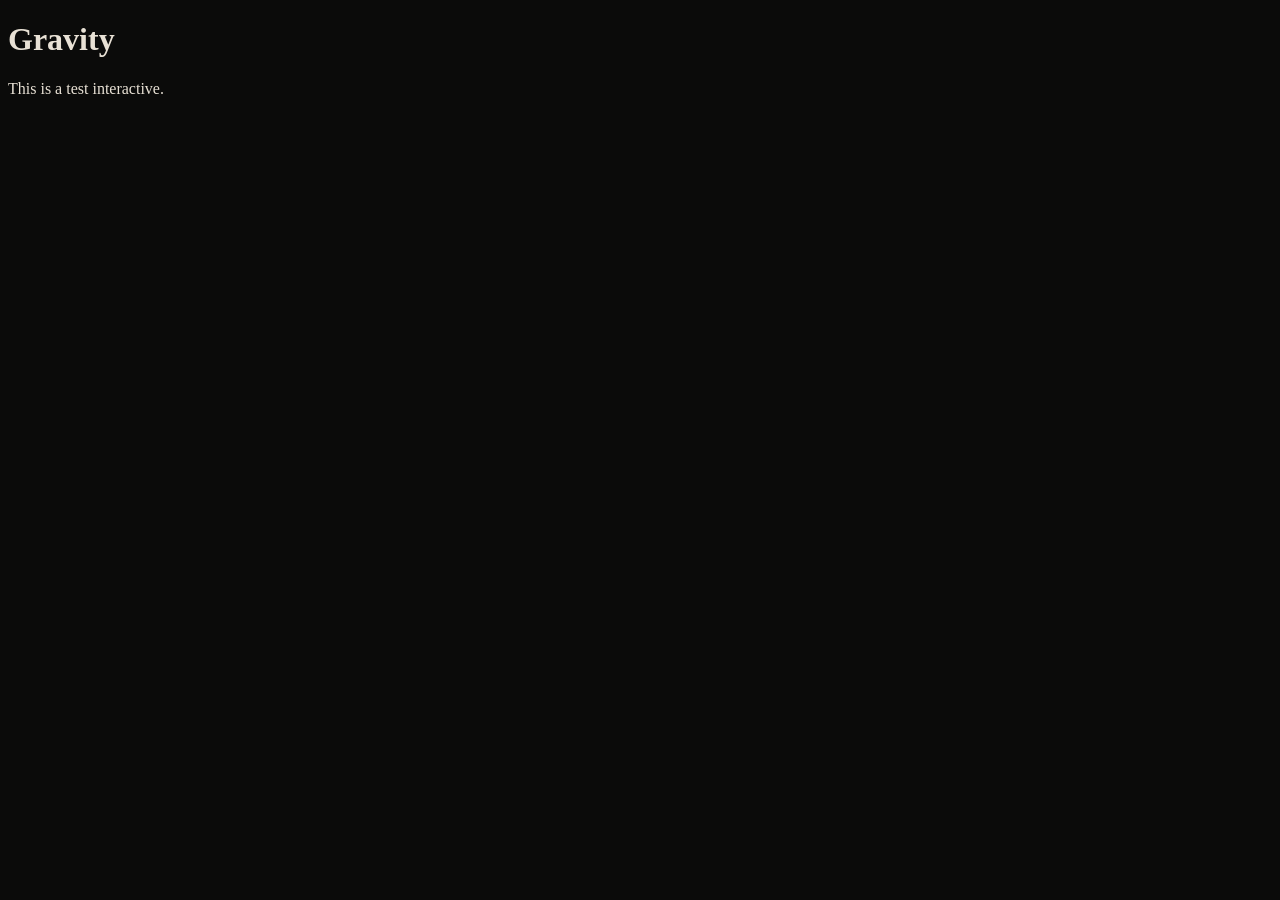
<file: physics/gravity/index.htm>
<!DOCTYPE html>
<html lang="en">
<head>
    <meta charset="UTF-8">
    <title>Gravity</title>
</head>
<body style="background:#0B0B0A;color:#E8E1D5;">
    <h1>Gravity</h1>
    <p>This is a test interactive.</p>
</body>
</html>
</file>
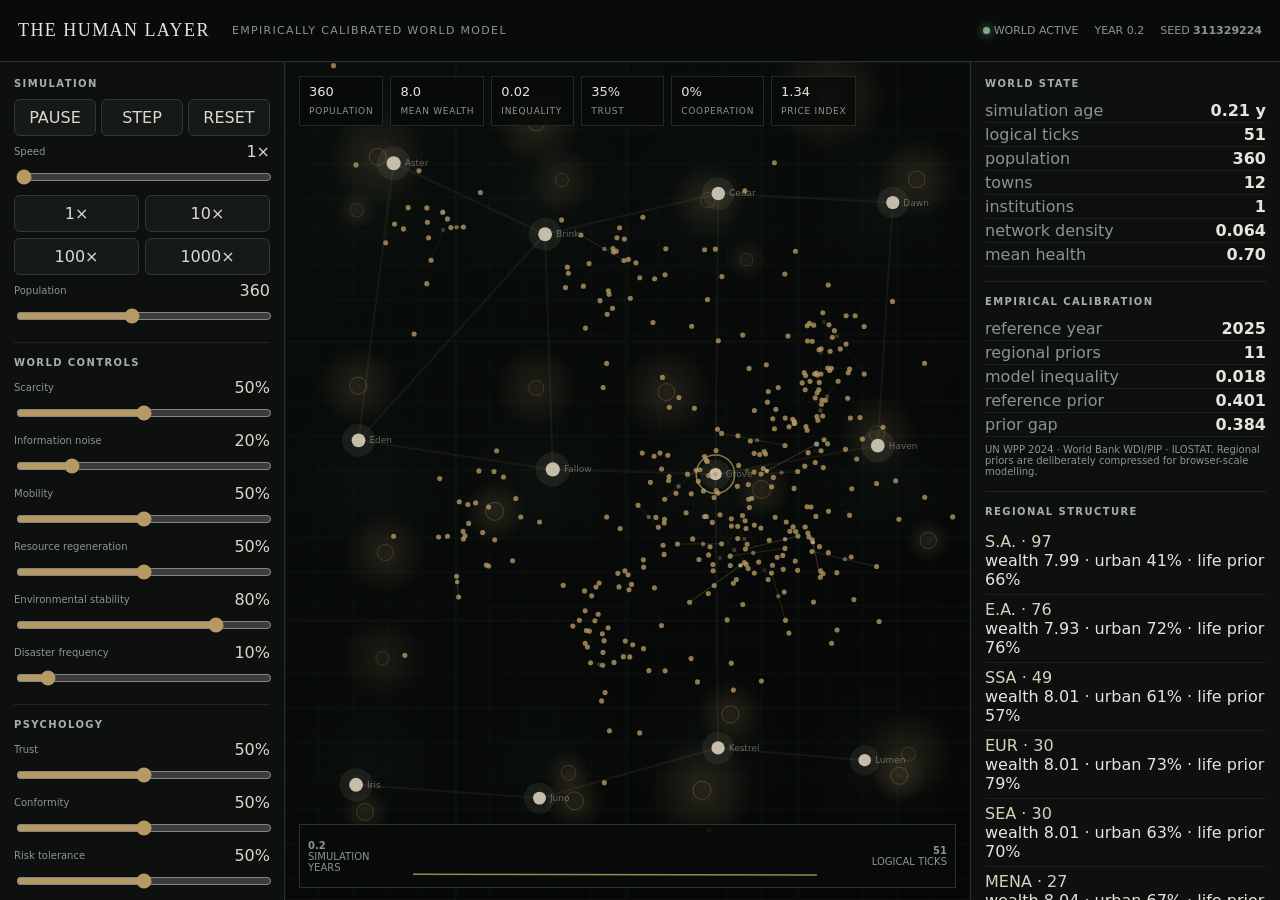
<file: psychology/the-human-layer/index.html>
<!DOCTYPE html>
<html lang="en">
<head>
<meta charset="UTF-8">
<meta name="viewport" content="width=device-width,initial-scale=1.0">
<title>The Human Layer — Artificial World Laboratory</title>
<style>
:root{
  --bg:#070807;--panel:#0d100f;--panel2:#111513;--line:#27302b;
  --text:#e7e4dc;--muted:#8b958e;--gold:#b79a63;--blue:#75a9c8;
  --green:#78ad88;--red:#b97870;--violet:#927eae;
}
*{box-sizing:border-box}
html,body{margin:0;width:100%;height:100%;overflow:hidden;background:var(--bg);color:var(--text);font-family:Inter,ui-sans-serif,system-ui,-apple-system,Segoe UI,sans-serif}
button,input{font:inherit}
button{background:#151a18;border:1px solid #303934;color:#ddd8ce;border-radius:6px;padding:8px 10px;cursor:pointer}
button:hover{border-color:#70664e;background:#1a201d}
button.active{border-color:var(--gold);color:#f0dfba}
#app{display:grid;grid-template-columns:285px 1fr 310px;grid-template-rows:62px 1fr;height:100vh}
header{grid-column:1/-1;border-bottom:1px solid var(--line);display:flex;align-items:center;padding:0 18px;gap:22px;background:#090b0a}
.brand{font-family:Georgia,serif;letter-spacing:.08em;font-size:18px}
.sub{font-size:11px;color:var(--muted);letter-spacing:.12em;text-transform:uppercase}
.status{margin-left:auto;display:flex;gap:16px;align-items:center;font-size:11px;color:var(--muted)}
.dot{width:7px;height:7px;border-radius:50%;display:inline-block;background:var(--green);box-shadow:0 0 10px var(--green)}
aside{background:var(--panel);overflow:auto}
#left{border-right:1px solid var(--line);padding:14px;scrollbar-width:thin;contain:content}#right{contain:content}#main{contain:layout paint}
#right{border-left:1px solid var(--line);padding:14px}
section{border-bottom:1px solid #202723;padding:0 0 14px;margin:0 0 14px}
h3{font-size:10px;letter-spacing:.14em;text-transform:uppercase;color:#a7afa9;font-weight:600;margin:2px 0 10px}
.row{display:flex;gap:6px;align-items:center;margin:6px 0}
.row>*:first-child{flex:1}
.small{font-size:10px;color:var(--muted)}
.value{color:#ddd6c8;font-variant-numeric:tabular-nums}
.range{width:100%;accent-color:var(--gold)}
.grid2{display:grid;grid-template-columns:1fr 1fr;gap:6px}
.grid3{display:grid;grid-template-columns:1fr 1fr 1fr;gap:5px}
.pill{font-size:10px;padding:6px 5px;text-align:center}
#main{position:relative;min-width:0;min-height:0;background:#050706}
#world{position:absolute;inset:0;width:100%;height:100%;display:block}
#overlay{position:absolute;left:14px;top:14px;pointer-events:none}
.metricStrip{display:flex;gap:7px;flex-wrap:wrap}
.metric{background:rgba(8,10,9,.82);border:1px solid #232b27;padding:7px 9px;min-width:83px}
.metric b{display:block;font-size:13px;font-weight:500}
.metric span{font-size:9px;color:var(--muted);text-transform:uppercase;letter-spacing:.08em}
#bottom{position:absolute;left:14px;right:14px;bottom:12px;background:rgba(8,10,9,.9);border:1px solid #29312d;display:flex;align-items:center;gap:10px;padding:8px}
#timeline{flex:1;height:46px}
.legend{display:flex;gap:10px;flex-wrap:wrap;font-size:9px;color:var(--muted)}
.sw{width:7px;height:7px;display:inline-block;border-radius:50%;margin-right:3px}
.log{font-size:10px;color:#b5b9b5;line-height:1.45;max-height:170px;overflow:auto}
.event{padding:5px 0;border-bottom:1px solid #1b211e}
.event strong{color:#d9d0bc;font-weight:500}
select{width:100%;background:#111512;border:1px solid #303934;color:#ddd;border-radius:5px;padding:7px}
input[type=number]{width:100%;background:#111512;border:1px solid #303934;color:#ddd;border-radius:5px;padding:7px}
.statbar{height:4px;background:#202722;margin-top:4px;border-radius:3px;overflow:hidden}
.statbar i{display:block;height:100%;background:var(--gold)}
#inspector{font-size:10px;line-height:1.6}
.kv{display:flex;justify-content:space-between;border-bottom:1px solid #1c221f;padding:2px 0}.kv span:first-child{color:var(--muted)}
#experiment{position:absolute;inset:0;background:rgba(4,5,4,.92);z-index:10;display:none;padding:40px}
#experiment.show{display:block}
.expbox{max-width:1100px;margin:auto;border:1px solid #39423c;background:#0b0e0c;padding:22px}
.exphead{display:flex;justify-content:space-between;align-items:center}
.expworlds{display:grid;grid-template-columns:1fr 1fr;gap:12px;margin-top:15px}
.worldcard{height:250px;border:1px solid #29312d;position:relative;overflow:hidden}.worldcard canvas{width:100%;height:100%}
.expstats{display:grid;grid-template-columns:repeat(4,1fr);gap:8px;margin-top:12px}
.expstat{background:#111512;border:1px solid #242b27;padding:9px}.expstat b{font-size:16px}.expstat span{display:block;color:var(--muted);font-size:9px}
#tooltip{position:absolute;display:none;pointer-events:none;background:#0a0d0b;border:1px solid #414a43;padding:8px;font-size:10px;line-height:1.45;z-index:8;min-width:160px}
@media(max-width:1100px){#app{grid-template-columns:230px 1fr 250px}.status .optional{display:none}}
</style>
</head>
<body>
<div id="app">
<header>
  <div class="brand">THE HUMAN LAYER</div>
  <div class="sub">Empirically Calibrated World Model</div>
  <div class="status"><span><i class="dot"></i> WORLD ACTIVE</span><span id="clock">YEAR 0.0</span><span class="optional">SEED <b id="seedText">—</b></span></div>
</header>

<aside id="left">
<section>
<h3>Simulation</h3>
<div class="grid3">
<button id="pause">PAUSE</button><button id="step">STEP</button><button id="reset">RESET</button>
</div>
<div class="row"><span class="small">Speed</span><span class="value" id="speedVal">1×</span></div>
<input id="speed" class="range" type="range" min="0" max="100" value="0">
<div class="grid2" style="margin-top:6px">
<button data-speed="0">1×</button><button data-speed="25">10×</button>
<button data-speed="50">100×</button><button data-speed="75">1000×</button>
</div>
<div class="row"><span class="small">Population</span><span class="value" id="popVal">360</span></div>
<input id="pop" class="range" type="range" min="80" max="700" value="360">
</section>

<section>
<h3>World Controls</h3>
<div class="row"><span class="small">Scarcity</span><span class="value" id="scarVal">50%</span></div>
<input id="scar" class="range" type="range" min="0" max="100" value="50">
<div class="row"><span class="small">Information noise</span><span class="value" id="noiseVal">20%</span></div>
<input id="noise" class="range" type="range" min="0" max="100" value="20">
<div class="row"><span class="small">Mobility</span><span class="value" id="mobVal">50%</span></div>
<input id="mob" class="range" type="range" min="0" max="100" value="50">
<div class="row"><span class="small">Resource regeneration</span><span class="value" id="regenVal">50%</span></div>
<input id="regen" class="range" type="range" min="0" max="100" value="50">
<div class="row"><span class="small">Environmental stability</span><span class="value" id="stabilityVal">80%</span></div>
<input id="stability" class="range" type="range" min="0" max="100" value="80">
<div class="row"><span class="small">Disaster frequency</span><span class="value" id="disasterVal">10%</span></div>
<input id="disaster" class="range" type="range" min="0" max="100" value="10">
</section>

<section>
<h3>Psychology</h3>
<div class="row"><span class="small">Trust</span><span class="value" id="trustVal">50%</span></div>
<input id="trust" class="range" type="range" min="0" max="100" value="50">
<div class="row"><span class="small">Conformity</span><span class="value" id="conformVal">50%</span></div>
<input id="conform" class="range" type="range" min="0" max="100" value="50">
<div class="row"><span class="small">Risk tolerance</span><span class="value" id="riskVal">50%</span></div>
<input id="risk" class="range" type="range" min="0" max="100" value="50">
<div class="row"><span class="small">Ambition</span><span class="value" id="ambitionVal">50%</span></div>
<input id="ambition" class="range" type="range" min="0" max="100" value="50">
<div class="row"><span class="small">Curiosity</span><span class="value" id="curiosityVal">50%</span></div>
<input id="curiosity" class="range" type="range" min="0" max="100" value="50">
<div class="row"><span class="small">Patience</span><span class="value" id="patienceVal">50%</span></div>
<input id="patience" class="range" type="range" min="0" max="100" value="50">
<div class="row"><span class="small">Memory strength</span><span class="value" id="memoryStrengthVal">70%</span></div>
<input id="memoryStrength" class="range" type="range" min="0" max="100" value="70">
</section>

<section>
<h3>Economy</h3>
<div class="row"><span class="small">Production efficiency</span><span class="value" id="productionVal">50%</span></div>
<input id="production" class="range" type="range" min="0" max="100" value="50">
<div class="row"><span class="small">Trade friction</span><span class="value" id="tradeVal">20%</span></div>
<input id="trade" class="range" type="range" min="0" max="100" value="20">
<div class="row"><span class="small">Price sensitivity</span><span class="value" id="priceVal">50%</span></div>
<input id="price" class="range" type="range" min="0" max="100" value="50">
<div class="row"><span class="small">Specialization</span><span class="value" id="specialVal">50%</span></div>
<input id="special" class="range" type="range" min="0" max="100" value="50">
</section>

<section>
<h3>Social Structure</h3>
<div class="row"><span class="small">Social influence</span><button id="social" class="active pill">ON</button></div>
<div class="row"><span class="small">Cooperation</span><span class="value" id="coopVal">60%</span></div>
<input id="coop" class="range" type="range" min="0" max="100" value="60">
<div class="row"><span class="small">Competition</span><button id="competition" class="active pill">ON</button></div>
<div class="row"><span class="small">Group formation</span><span class="value" id="groupVal">50%</span></div>
<input id="group" class="range" type="range" min="0" max="100" value="50">
<div class="row"><span class="small">Institution formation</span><span class="value" id="institutionVal">50%</span></div>
<input id="institution" class="range" type="range" min="0" max="100" value="50">
<div class="row"><span class="small">Fragmentation</span><span class="value" id="fragmentVal">20%</span></div>
<input id="fragmentation" class="range" type="range" min="0" max="100" value="20">
<div class="row"><span class="small">Memory</span><button id="memory" class="active pill">ON</button></div>
<div class="row"><span class="small">Individual differences</span><button id="individual" class="active pill">ON</button></div>
</section>

<section>
<h3>Presets</h3>
<div class="grid2">
<button data-preset="balanced">BALANCED</button>
<button data-preset="highTrust">HIGH TRUST</button>
<button data-preset="competition">COMPETITIVE</button>
<button data-preset="scarcity">SCARCITY CRISIS</button>
<button data-preset="identical">IDENTICAL PEOPLE</button>
<button data-preset="noSocial">NO SOCIAL INFLUENCE</button>
</div>
</section>

<section>
<h3>Analytical Layer</h3>
<select id="layer">
<option value="world">World</option><option value="population">Population density</option>
<option value="wealth">Wealth</option><option value="influence">Influence</option>
<option value="belief">Beliefs</option><option value="network">Social network</option>
<option value="trade">Trade flows</option><option value="institutions">Institutions</option>
</select>
<div class="legend" style="margin-top:9px">
<span><i class="sw" style="background:#78ad88"></i>cooperate</span>
<span><i class="sw" style="background:#b97870"></i>compete</span>
<span><i class="sw" style="background:#b79a63"></i>trade</span>
<span><i class="sw" style="background:#927eae"></i>explore</span>
</div>
</section>

<section>
<h3>Interventions</h3>
<div class="grid2">
<button id="resourceShock">RESOURCE SHOCK</button>
<button id="resourceBoom">RESOURCE BOOM</button>
<button id="migration">MASS MIGRATION</button>
<button id="infoShock">INFO SHOCK</button>
<button id="fragment">FRAGMENT SOCIETY</button>
<button id="event">RANDOM EVENT</button>
<button id="fertilityShock">FERTILITY SHOCK</button>
<button id="infrastructure">BUILD ROUTE</button>
</div>
<div class="small" style="margin-top:7px">Canvas tools</div>
<div class="grid3" style="margin-top:5px">
<button class="tool active" data-tool="inspect">INSPECT</button>
<button class="tool" data-tool="resource">RESOURCE</button>
<button class="tool" data-tool="attract">ATTRACT</button>
</div>
<div class="small" style="margin-top:6px">Click or drag across the world to apply the selected tool.</div>
</section>

<section>
<h3>Model Status</h3>
<div class="small">Real-world reference data: demographic, urbanization, inequality and labour-market priors. Behavioural and institutional dynamics remain explicit model assumptions.</div>
</section>

<section>
<h3>Causal Experiments</h3>
<button id="experimentBtn" style="width:100%">COMPARE TWO WORLDS</button>
<div class="small" style="margin-top:7px">Same starting conditions. Different rules or history.</div>
</section>
</aside>

<main id="main">
<canvas id="world"></canvas>
<div id="overlay">
<div class="metricStrip">
<div class="metric"><b id="mPop">—</b><span>population</span></div>
<div class="metric"><b id="mWealth">—</b><span>mean wealth</span></div>
<div class="metric"><b id="mIneq">—</b><span>inequality</span></div>
<div class="metric"><b id="mTrust">—</b><span>trust</span></div>
<div class="metric"><b id="mCoop">—</b><span>cooperation</span></div>
<div class="metric"><b id="mPrice">—</b><span>price index</span></div>
</div>
</div>
<div id="bottom">
<div class="small" style="width:95px"><b id="simYear">0.0</b><br>SIMULATION YEARS</div>
<canvas id="timeline"></canvas>
<div class="small" style="width:120px;text-align:right"><b id="ticks">0</b><br>LOGICAL TICKS</div>
</div>
<div id="tooltip"></div>

<div id="experiment">
<div class="expbox">
<div class="exphead"><div><div class="brand">CAUSAL LABORATORY</div><div class="sub" style="margin-top:4px">Identical worlds · divergent rules</div></div><button id="closeExp">CLOSE</button></div>
<div class="row" style="margin-top:15px"><select id="expRule">
<option value="normal">Normal society</option>
<option value="noPsych">Psychology removed</option>
<option value="noSocial">Social influence removed</option>
<option value="noScarcity">Scarcity removed</option>
<option value="noMemory">Memory removed</option>
<option value="noCompetition">Competition removed</option>
<option value="identical">Identical personalities</option>
</select><button id="runExp">RUN EXPERIMENT</button></div>
<div class="expworlds">
<div class="worldcard"><canvas id="expA"></canvas></div><div class="worldcard"><canvas id="expB"></canvas></div>
</div>
<div class="expstats">
<div class="expstat"><b id="ea">—</b><span>WORLD A · wealth</span></div>
<div class="expstat"><b id="eb">—</b><span>WORLD B · wealth</span></div>
<div class="expstat"><b id="ec">—</b><span>wealth divergence</span></div>
<div class="expstat"><b id="ed">—</b><span>structural divergence</span></div>
</div>
<div class="log" id="expLog" style="margin-top:12px">Press RUN EXPERIMENT to evolve both worlds from the same initial state.</div>
</div>
</div>
</main>

<aside id="right">
<section>
<h3>World State</h3>
<div id="worldStats"></div>
</section>
<section>
<h3>Empirical Calibration</h3>
<div id="calibrationStats"></div>
<div class="small" style="margin-top:7px">UN WPP 2024 · World Bank WDI/PIP · ILOSTAT. Regional priors are deliberately compressed for browser-scale modelling.</div>
</section>
<section>
<h3>Regional Structure</h3>
<div id="regionalStats"></div>
</section>
<section>
<h3>Emergent Institutions</h3>
<div id="institutions"></div>
</section>
<section>
<h3>Selected Agent</h3>
<div id="inspector"><span class="small">Click an individual.</span></div>
</section>
<section>
<h3>Event History</h3>
<div class="log" id="log"></div>
</section>
</aside>
</div>

<script>
"use strict";
const C=document.getElementById("world"),ctx=C.getContext("2d");
const T=document.getElementById("timeline"),tctx=T.getContext("2d");
const $=id=>document.getElementById(id);
let W=900,H=600,DPR=1,paused=false,stepOnce=false,simTime=0,tick=0,last=performance.now(),acc=0;
let speed=1,seed=Math.floor(Math.random()*1e9),selected=null,layer="world",events=[],history=[];

const CALIBRATION = {
  year: 2025,
  sources: [
    "UN World Population Prospects 2024",
    "World Bank World Development Indicators",
    "World Bank Poverty and Inequality Platform",
    "ILOSTAT / ILO modelled estimates"
  ],
  note: "Regional priors are compact model inputs derived from broad empirical patterns. They are not a substitute for country-level microdata."
};

const REGIONS = [
  {name:"North America", short:"N.A.", share:.048, urban:.83, gini:.40, gdp:6.2, fertility:.018, life:.78, labor:.62, service:.78, industry:.19, farm:.03, x:.20,y:.20},
  {name:"Latin America", short:"L.A.", share:.080, urban:.82, gini:.45, gdp:2.7, fertility:.021, life:.73, labor:.60, service:.66, industry:.24, farm:.10, x:.28,y:.55},
  {name:"Europe", short:"EUR", share:.090, urban:.75, gini:.30, gdp:4.6, fertility:.012, life:.79, labor:.58, service:.73, industry:.24, farm:.03, x:.49,y:.25},
  {name:"Sub-Saharan Africa", short:"SSA", share:.145, urban:.45, gini:.42, gdp:.75, fertility:.038, life:.57, labor:.56, service:.48, industry:.19, farm:.33, x:.49,y:.67},
  {name:"North Africa & Middle East", short:"MENA", share:.075, urban:.66, gini:.34, gdp:2.6, fertility:.025, life:.69, labor:.51, service:.57, industry:.31, farm:.12, x:.57,y:.47},
  {name:"South Asia", short:"S.A.", share:.255, urban:.37, gini:.33, gdp:1.35, fertility:.021, life:.66, labor:.54, service:.48, industry:.24, farm:.28, x:.68,y:.54},
  {name:"East Asia", short:"E.A.", share:.205, urban:.68, gini:.36, gdp:3.1, fertility:.010, life:.76, labor:.61, service:.56, industry:.35, farm:.09, x:.77,y:.38},
  {name:"Southeast Asia", short:"SEA", share:.085, urban:.53, gini:.38, gdp:1.8, fertility:.019, life:.70, labor:.63, service:.51, industry:.29, farm:.20, x:.79,y:.59},
  {name:"Central Asia", short:"C.A.", share:.028, urban:.53, gini:.32, gdp:1.8, fertility:.021, life:.68, labor:.59, service:.51, industry:.34, farm:.15, x:.66,y:.27},
  {name:"Oceania", short:"OCE", share:.004, urban:.70, gini:.34, gdp:5.2, fertility:.017, life:.77, labor:.61, service:.75, industry:.20, farm:.05, x:.88,y:.76},
  {name:"Global Commons", short:"SEA", share:.085, urban:.20, gini:.38, gdp:1.0, fertility:.024, life:.64, labor:.58, service:.42, industry:.24, farm:.34, x:.38,y:.38},
  {name:"Polar / Remote", short:"REM", share:.000, urban:.10, gini:.30, gdp:.9, fertility:.012, life:.65, labor:.45, service:.30, industry:.20, farm:.50, x:.90,y:.15}
];

function weightedRegion(){
  let q=rand(),s=0;
  for(const r of REGIONS){s+=r.share;if(q<=s)return r}
  return REGIONS[5];
}
function regionAtPoint(x,y){
  let best=REGIONS[0],bd=1e9;
  for(const r of REGIONS){
    const dx=x/W-r.x,dy=y/H-r.y,d=dx*dx+dy*dy;
    if(d<bd){bd=d;best=r}
  }
  return best;
}

const state={
  population:360,scarcity:.5,noise:.2,mobility:.5,social:true,memory:true,individual:true,competition:true,
  regen:.5,stability:.8,disaster:.1,trustBias:.5,conformityBias:.5,riskBias:.5,ambitionBias:.5,
  curiosityBias:.5,patienceBias:.5,memoryStrength:.7,production:.5,tradeFriction:.2,priceSensitivity:.5,
  specialization:.5,cooperation:.6,groupFormation:.5,institutionFormation:.5,fragmentation:.2
};
let tool="inspect",painting=false;
let agents=[],resources=[],towns=[],roads=[],institutions=[],flows=[],pulses=[],districts=[];
const CELL=72, grid=new Map(), neighborCache=new Map();
let cacheStamp=-1, uiClock=0, renderFrame=0;

function rnd(){seed=(seed*1664525+1013904223)>>>0;return seed/4294967296}
function rand(a=0,b=1){return a+(b-a)*rnd()}
function gauss(){let u=0,v=0;while(!u)u=rnd();while(!v)v=rnd();return Math.sqrt(-2*Math.log(u))*Math.cos(2*Math.PI*v)}
function clamp(x,a=0,b=1){return Math.max(a,Math.min(b,x))}
function dist(a,b){return Math.hypot(a.x-b.x,a.y-b.y)}
function resize(){
  const r=C.getBoundingClientRect();W=Math.max(500,r.width);H=Math.max(400,r.height);DPR=devicePixelRatio||1;
  C.width=W*DPR;C.height=H*DPR;ctx.setTransform(DPR,0,0,DPR,0,0);
  T.width=T.clientWidth*DPR;T.height=T.clientHeight*DPR;tctx.setTransform(DPR,0,0,DPR,0,0);
  makeMap();
}
window.addEventListener("resize",resize);

function makeMap(){
  districts=[];roads=[];towns=[];
  const cols=4,rows=3;
  for(let y=0;y<rows;y++)for(let x=0;x<cols;x++){
    const rr=REGIONS[(y*cols+x)%REGIONS.length];
    districts.push({x:x*W/cols,y:y*H/rows,w:W/cols,h:H/rows,id:y*cols+x,
      fertility:clamp(.25+rr.farm*.9),industry:rr.industry,culture:1-rr.gini,region:rr});
  }
  for(let i=0;i<12;i++){
    let d=districts[i], x=d.x+d.w*.5+rand(-d.w*.16,d.w*.16), y=d.y+d.h*.5+rand(-d.h*.16,d.h*.16);
    towns.push({x,y,pop:rand(20,55),wealth:rand(60,140),age:0,name:["Aster","Brink","Cedar","Dawn","Eden","Fallow","Grove","Haven","Iris","Juno","Kestrel","Lumen"][i]});
  }
  for(let i=0;i<towns.length;i++)for(let j=i+1;j<towns.length;j++){
    if(dist(towns[i],towns[j])<Math.min(W,H)*.42)roads.push([towns[i],towns[j]]);
  }
}
function districtAt(x,y){return districts[Math.max(0,Math.min(11,Math.floor(y/(H/3))*4+Math.floor(x/(W/4))))]}
function makeResources(){
  resources=[];
  for(let i=0;i<24;i++){
    const d=districts[i%12], x=d.x+rand(30,d.w-30), y=d.y+rand(30,d.h-30);
    resources.push({x,y,r:rand(18,48),amount:rand(.4,1)*(1+d.fertility*.35),regen:rand(.00003,.0001)*(1+d.fertility),kind:i%3});
  }
}
function createAgent(i,clone){
  if(clone) return JSON.parse(JSON.stringify(clone));
  const reg=weightedRegion(), variance=state.individual?1:.03;
  const n=()=>clamp(.5+gauss()*.16*variance);
  const age=Math.max(1,Math.min(88,Math.pow(rand(),1.18)*76+5));
  const urban=rand()<reg.urban;
  const wealth=Math.max(8,reg.gdp*rand(.55,1.55)*(1+(1-reg.gini)*.18));
  const jobRoll=rand();
  const job=jobRoll<reg.farm?"farmer":jobRoll<reg.farm+reg.industry?"maker":jobRoll<reg.farm+reg.industry+.12?"builder":"merchant";
  const cx=reg.x*W,cy=reg.y*H;
  return {id:i,region:reg.name,regionShort:reg.short,urban,x:cx+gauss()*(urban?W*.045:W*.08),y:cy+gauss()*(urban?H*.045:H*.08),vx:0,vy:0,
    age,wealth,food:rand(.45,.95),energy:rand(.45,.95),health:clamp(reg.life+gauss()*.10),
    trust:clamp(n()*.55+reg.urban*.12),risk:n(),curiosity:n(),patience:n(),ambition:n(),conformity:n(),mobility:clamp(n()*.7+state.mobility*.3),
    belief:n(),reputation:.5,skill:clamp(n()*.65+.2),memory:[],friends:[],group:i%5,
    job,action:"REST",cool:rand(0,1),lastReward:0,production:0,consumption:0,interactions:0,age2:rand(0,1),
    fertility:reg.fertility,lifeBase:reg.life,labor:reg.labor,service:reg.service,industry:reg.industry,farm:reg.farm,
    biasTrust:state.trustBias,biasConformity:state.conformityBias,biasRisk:state.riskBias,
    biasAmbition:state.ambitionBias,biasCuriosity:state.curiosityBias,biasPatience:state.patienceBias};
}
function reset(){
  seed=Math.floor(Math.random()*1e9);agents=[];makeMap();makeResources();institutions=[];flows=[];pulses=[];events=[];history=[];
  simTime=0;tick=0;selected=null;
  for(let i=0;i<state.population;i++)agents.push(createAgent(i));
  addEvent("World initialized","Independent agents enter an empty institutional landscape.");
  updateUI();
}
function addEvent(title,detail){
  events.unshift({time:simTime,title,detail});if(events.length>32)events.pop();
  $("log").innerHTML=events.map(e=>`<div class="event"><strong>${e.title}</strong><br><span>${e.detail}</span></div>`).join("");
}
function rebuildGrid(){
  grid.clear();
  for(const a of agents){
    const gx=(a.x/CELL)|0, gy=(a.y/CELL)|0, k=gx+"|"+gy;
    let bucket=grid.get(k); if(!bucket) grid.set(k,bucket=[]);
    bucket.push(a);
  }
  cacheStamp=tick; neighborCache.clear();
}
function neighbours(a,r=65){
  const key=a.id+"|"+r;
  if(cacheStamp===tick && neighborCache.has(key)) return neighborCache.get(key);
  const out=[], rr=Math.ceil(r/CELL), gx=(a.x/CELL)|0, gy=(a.y/CELL)|0, r2=r*r;
  for(let ix=gx-rr;ix<=gx+rr;ix++) for(let iy=gy-rr;iy<=gy+rr;iy++){
    const bucket=grid.get(ix+"|"+iy); if(!bucket) continue;
    for(const b of bucket) if(b!==a){
      const dx=a.x-b.x,dy=a.y-b.y;
      if(dx*dx+dy*dy<r2) out.push(b);
    }
  }
  neighborCache.set(key,out); return out;
}
function nearestTown(a){
  let best=towns[0],bd=1e9;for(const t of towns){let q=Math.hypot(a.x-t.x,a.y-t.y);if(q<bd){bd=q;best=t}}return best;
}
function nearestResource(a){
  let best=null,score=-1;
  if(speed<1000 || (renderFrame&1)===0){
    ctx.font="10px system-ui";ctx.fillStyle="rgba(220,216,202,.18)";
    for(const r of REGIONS){if(r.share<=0)continue;ctx.fillText(r.short,r.x*W-12,r.y*H)}
  }
  for(const r of resources){
    const dx=a.x-r.x,dy=a.y-r.y,d2=dx*dx+dy*dy;
    const s=r.amount/(Math.sqrt(d2)+20);
    if(s>score){score=s;best=r}
  }
  return best;
}
function localBelief(a,ns){
  if(!state.social||!ns.length)return a.belief;
  let s=0;for(const b of ns)s+=b.belief*(.4+.6*b.reputation);
  return clamp(a.belief*(1-a.conformity*.12)+(s/ns.length)*a.conformity*.12);
}
function decide(a){
  const ns=neighbours(a,72), r=nearestResource(a), town=nearestTown(a);
  if(state.social)a.belief=clamp(localBelief(a,ns)+gauss()*state.noise*.025*(1-state.memoryStrength*.35));
  const scarcity=1-state.scarcity*(1-(r?.amount||0));
  const insecurity=1-(a.food*.45+a.energy*.3+a.health*.25);
  const opportunity=(r?.amount||0)*a.skill;
  let scores={
    PRODUCE:.35+a.skill*.6+opportunity*.25,
    TRADE:.25+a.ambition*.55+(ns.length*.01),
    COOPERATE:state.social?.2+a.trust*.65+(ns.filter(x=>x.group===a.group).length*.03):0,
    COMPETE:state.competition?.15+a.ambition*.6+a.risk*.25:0,
    EXPLORE:.1+a.curiosity*.55+a.mobility*.2,
    REST:.1+a.patience*.3+insecurity*.5
  };
  if(a.food<.25)scores.PRODUCE+=.7;
  if(a.wealth<30)scores.TRADE+=.5;
  if(insecurity>.7)scores.REST+=.3;
  let best=Object.keys(scores).sort((x,y)=>scores[y]-scores[x])[0];a.action=best;
  a.cool=rand(.2,1);
}
function move(a,tx,ty,force=.002){
  let dx=tx-a.x,dy=ty-a.y,d=Math.hypot(dx,dy)||1;
  a.vx+=dx/d*force;a.vy+=dy/d*force;
  const max=.55+.8*state.mobility;
  const v=Math.hypot(a.vx,a.vy);if(v>max){a.vx*=max/v;a.vy*=max/v}
  a.x+=a.vx;a.y+=a.vy;a.vx*=.88;a.vy*=.88;
  if(a.x<3){a.x=3;a.vx*=-.5}if(a.x>W-3){a.x=W-3;a.vx*=-.5}
  if(a.y<3){a.y=3;a.vy*=-.5}if(a.y>H-3){a.y=H-3;a.vy*=-.5}
}
function produce(a){
  let r=nearestResource(a);if(!r)return;
  move(a,r.x,r.y,.004);
  if(Math.hypot(a.x-r.x,a.y-r.y)<18){
    let q=Math.min((.0025+.0045*state.production)*a.skill+.001,r.amount);r.amount-=q;a.production+=q;
    a.wealth+=q*48;a.food+=q*.8;a.energy-=.0012;a.lastReward=q;
  }
}
function trade(a,ns){
  if(!ns.length)return;
  let b=ns[Math.floor(rand()*ns.length)];
  if(a.wealth>b.wealth && b.food<a.food*.7 && rand()>state.tradeFriction){
    a.wealth-=.4;b.wealth+=.4;b.food+=.012;a.food-=.004;
    a.reputation=clamp(a.reputation+.002);b.reputation=clamp(b.reputation+.006);
    if(flows.length<180) flows.push({a:a,b:b,v:.7,life:1});
  }else if(b.wealth>a.wealth && a.food<b.food*.7){
    b.wealth-=.4;a.wealth+=.4;a.food+=.012;b.food-=.004;
    if(flows.length<180) flows.push({a:b,b:a,v:.7,life:1});
  }
  a.interactions++;b.interactions++;
}
function cooperate(a,ns){
  if(!ns.length)return;
  let b=ns.filter(x=>x.group===a.group)[0]||ns[0];
  a.energy-=.002;b.energy-=.001;a.wealth+=.06;b.wealth+=.06;
  a.reputation=clamp(a.reputation+.004);b.reputation=clamp(b.reputation+.004);
  a.trust=clamp(a.trust+.002);b.trust=clamp(b.trust+.002);
  a.interactions++;b.interactions++;
}
function compete(a,ns){
  if(!ns.length)return;
  let b=ns.reduce((x,y)=>y.wealth>x.wealth?y:x,ns[0]);
  if(a.ambition>b.ambition){
    let q=Math.max(0,.12*(a.skill-b.skill)+.03);b.wealth=Math.max(0,b.wealth-q);a.wealth+=q;
  }
  a.reputation=clamp(a.reputation-.002);a.interactions++;
}
function explore(a){
  let t=towns[Math.floor(rand()*towns.length)];
  const reg=REGIONS.find(r=>r.name===a.region)||REGIONS[5];
  const targetX=t.x*.65+reg.x*W*.35,targetY=t.y*.65+reg.y*H*.35;
  move(a,targetX+rand(-20,20),targetY+rand(-20,20),.0025);
  if(Math.hypot(a.x-t.x,a.y-t.y)<22)a.group=(a.group+((rand()>.5)?1:4))%5;
}
function institutionTick(){
  const byTown=towns.map(t=>agents.filter(a=>Math.hypot(a.x-t.x,a.y-t.y)<70));
  for(let i=0;i<towns.length;i++){
    let pop=byTown[i].length,t=towns[i];
    t.pop+=(pop-t.pop)*.002;t.wealth+=(byTown[i].reduce((s,a)=>s+a.wealth,0)/(pop||1)-t.wealth)*.004;t.age+=.01;
    if(pop>(34-20*state.institutionFormation)&&!institutions.some(x=>x.town===i)){
      const kind=t.wealth>110?"MARKET":(pop>38?"COOPERATIVE":"COUNCIL");
      institutions.push({town:i,kind,strength:.3+pop/100,age:0});
      addEvent(kind+" emerged",`${t.name} crossed the threshold for collective organization.`);
    }
  }
  for(const ins of institutions){
    ins.age+=.01;ins.strength=clamp(ins.strength+.0001*agents.length/360);
    let near=byTown[ins.town];for(const a of near){a.trust=clamp(a.trust+.0005*ins.strength);a.wealth+=.001*ins.strength}
  }
}
function tickSim(dt=1){
  tick++;simTime+=dt/240;
  if((tick&3)===0 || cacheStamp<0) rebuildGrid();
  const target=state.population;
  while(agents.length<target)agents.push(createAgent(agents.length));
  while(agents.length>target)agents.pop();
  for(const r of resources)r.amount=clamp(r.amount+r.regen*dt*(.15+.85*state.regen)*(1-state.scarcity*.65));
  for(const a of agents){
    a.age+=dt/24000;a.food-=.00035*dt;a.energy-=.00025*dt;
    a.health=clamp(a.health+(a.food>.55?.00012:-.00018)*dt);
    a.wealth=Math.max(0,a.wealth-.00005*dt);
    a.cool-=dt/30;
    if(a.cool<=0 && (speed<1000 || (tick&3)===0)){decide(a);a.cool=rand(.4,1.8)}
    const ns=neighbours(a,68);
    if(state.fragmentation>0 && rand()<state.fragmentation*.0008*dt)a.group=Math.floor(rand()*Math.max(2,Math.floor(2+state.groupFormation*5)));
    if(a.action==="PRODUCE")produce(a);
    else if(a.action==="TRADE"){let t=nearestTown(a);move(a,t.x,t.y,.0028);if(ns.length&&rand()<.2)trade(a,ns)}
    else if(a.action==="COOPERATE"){cooperate(a,ns)}
    else if(a.action==="COMPETE"){compete(a,ns)}
    else if(a.action==="EXPLORE")explore(a);
    else {a.energy+=.0004*dt}
    if(a.food<.08){a.health-=.0008*dt;a.wealth=Math.max(0,a.wealth-.01*dt)}
    if(state.memory&&a.memory.length>Math.max(4,Math.floor(8+state.memoryStrength*32)))a.memory.shift();
    if(state.memory&&a.action!=="REST")a.memory.push({a:a.action,r:a.lastReward});
  }
  if(tick%18===0)institutionTick();
  if(tick%90===0 && rand()<state.disaster){
    const r=resources[(rand()*resources.length)|0]; r.amount*=.08; pulses.push({x:r.x,y:r.y,r:7,life:1});
    addEvent("Environmental disruption","A local productive region suffered a sudden disturbance.");
  }
  if(tick%35===0)birthDeath();
  if(tick%25===0)sampleHistory();
}
function birthDeath(){
  let deaths=[];
  for(const a of agents){
    const mortality=Math.max(.00002,(a.age>70?(a.age-65)*.00003:0)+(1-a.health)*.00012);
    if(a.health<.12||a.age>92||rand()<mortality*35)deaths.push(a);
  }
  for(const a of deaths){let i=agents.indexOf(a);if(i>=0)agents.splice(i,1)}
  while(agents.length<state.population){
    let p=agents[Math.floor(rand()*agents.length)],n=createAgent(agents.length);
    n.x=clamp(p.x+gauss()*12,5,W-5);n.y=clamp(p.y+gauss()*12,5,H-5);
    n.group=p.group;n.region=p.region;n.regionShort=p.regionShort;n.urban=p.urban;n.x=clamp(p.x+gauss()*12,5,W-5);n.y=clamp(p.y+gauss()*12,5,H-5);
    n.belief=clamp(p.belief+gauss()*.06);n.wealth=Math.max(4,p.wealth*.18);agents.push(n);
  }
}
function sampleHistory(){
  const wealth=agents.reduce((s,a)=>s+a.wealth,0)/(agents.length||1);
  history.push({t:simTime,w:wealth,c:cooperation(),i:inequality(),p:priceIndex()});
  if(history.length>280)history.shift();
}
function cooperation(){return clamp(agents.reduce((s,a)=>s+a.trust,0)/(agents.length||1))}
function inequality(){
  const x=agents.map(a=>a.wealth).sort((a,b)=>a-b);if(!x.length)return 0;
  let sum=x.reduce((s,v)=>s+v,0),cum=0;for(let i=0;i<x.length;i++)cum+=(i+1)*x[i];
  return clamp((2*cum)/(x.length*sum)-((x.length+1)/x.length));
}
function priceIndex(){return 1+state.scarcity*.8+Math.sin(simTime*.14)*.08-(agents.length/700)*.12}
function render(){
  renderFrame++;
  ctx.clearRect(0,0,W,H);
  const ultra=(agents.length>520 || speed>=1000);
  const savedLayer=layer;
  if(ultra && layer==="network" && (renderFrame%3)!==0) layer="world";
  let bg=ctx.createLinearGradient(0,0,W,H);bg.addColorStop(0,"#090d0b");bg.addColorStop(1,"#050706");ctx.fillStyle=bg;ctx.fillRect(0,0,W,H);
  drawTerrain();drawRoads();drawLayer();drawTowns();drawInstitutions();drawFlows();drawAgents();drawPulses();
  if(selected)drawSelected();
  drawChart();
  layer=savedLayer;
}
function drawTerrain(){
  for(const d of districts){
    let g=ctx.createRadialGradient(d.x+d.w*.5,d.y+d.h*.5,5,d.x+d.w*.5,d.y+d.h*.5,d.w*.7);
    g.addColorStop(0,`rgba(90,115,91,${.035+d.fertility*.045})`);g.addColorStop(1,"rgba(0,0,0,0)");
    ctx.fillStyle=g;ctx.fillRect(d.x,d.y,d.w,d.h);
    ctx.strokeStyle="rgba(90,105,96,.08)";ctx.strokeRect(d.x+.5,d.y+.5,d.w-1,d.h-1);
  }
  ctx.strokeStyle="rgba(130,150,135,.05)";ctx.lineWidth=1;
  for(let x=0;x<W;x+=34){ctx.beginPath();ctx.moveTo(x,0);ctx.lineTo(x,H);ctx.stroke()}
  for(let y=0;y<H;y+=34){ctx.beginPath();ctx.moveTo(0,y);ctx.lineTo(W,y);ctx.stroke()}
  for(const r of resources){
    let rr=r.r*(.75+r.amount*.5),g=ctx.createRadialGradient(r.x,r.y,0,r.x,r.y,rr);
    g.addColorStop(0,`rgba(183,154,99,${.08+r.amount*.09})`);g.addColorStop(1,"rgba(183,154,99,0)");
    ctx.fillStyle=g;ctx.beginPath();ctx.arc(r.x,r.y,rr,0,Math.PI*2);ctx.fill();
    ctx.strokeStyle=`rgba(183,154,99,${.1+r.amount*.2})`;ctx.beginPath();ctx.arc(r.x,r.y,4+r.amount*5,0,Math.PI*2);ctx.stroke();
  }
}
function drawRoads(){
  ctx.lineWidth=2;ctx.strokeStyle="rgba(180,173,145,.08)";
  for(const [a,b] of roads){ctx.beginPath();ctx.moveTo(a.x,a.y);ctx.lineTo(b.x,b.y);ctx.stroke()}
}
function drawLayer(){
  if(layer==="population"||layer==="wealth"||layer==="influence"||layer==="belief"){
    const step=42, cells=new Map();
    for(const a of agents){
      const gx=(a.x/step)|0,gy=(a.y/step)|0,k=gx+"|"+gy;
      let q=cells.get(k); if(!q) cells.set(k,q=[0,0]);
      q[0]++; q[1]+=layer==="wealth"?a.wealth/120:layer==="belief"?a.belief:layer==="influence"?a.reputation:1;
    }
    for(const [k,q] of cells){
      const p=k.split("|"),x=(+p[0]+.5)*step,y=(+p[1]+.5)*step,v=clamp(layer==="population"?q[0]/14:q[1]/q[0]);
      ctx.fillStyle=layer==="wealth"?`rgba(183,154,99,${v*.18})`:layer==="belief"?`rgba(146,126,174,${v*.15})`:`rgba(120,173,136,${v*.14})`;
      ctx.beginPath();ctx.arc(x,y,25,0,Math.PI*2);ctx.fill();
    }
  }
  if(layer==="network"){
    ctx.lineWidth=.5;
    for(const a of agents){
      for(const b of neighbours(a,52)) if(a.id<b.id){
        ctx.strokeStyle=`rgba(117,169,200,${.045+a.trust*.09})`;
        ctx.beginPath();ctx.moveTo(a.x,a.y);ctx.lineTo(b.x,b.y);ctx.stroke();
      }
    }
  }
}
function drawTowns(){
  for(const t of towns){
    let r=4+Math.sqrt(t.pop)*.45;
    ctx.fillStyle="rgba(225,216,192,.08)";ctx.beginPath();ctx.arc(t.x,t.y,r*2.4,0,Math.PI*2);ctx.fill();
    ctx.fillStyle="#c5bda9";ctx.beginPath();ctx.arc(t.x,t.y,r,0,Math.PI*2);ctx.fill();
    ctx.font="9px system-ui";ctx.fillStyle="rgba(220,215,200,.42)";ctx.fillText(t.name,t.x+r+4,t.y+3);
  }
}
function drawInstitutions(){
  for(const ins of institutions){
    let t=towns[ins.town];ctx.strokeStyle=ins.kind==="MARKET"?"rgba(183,154,99,.75)":ins.kind==="COOPERATIVE"?"rgba(120,173,136,.7)":"rgba(146,126,174,.7)";
    ctx.lineWidth=1.5;ctx.beginPath();ctx.arc(t.x,t.y,13+ins.strength*7,0,Math.PI*2);ctx.stroke();
    ctx.fillStyle=ctx.strokeStyle;ctx.fillRect(t.x-2,t.y-2,4,4);
  }
}
function drawFlows(){
  for(const f of flows){
    let p=1-f.life;let x=f.a.x+(f.b.x-f.a.x)*p,y=f.a.y+(f.b.y-f.a.y)*p;
    ctx.strokeStyle=`rgba(183,154,99,${f.life*.35})`;ctx.lineWidth=1;ctx.beginPath();ctx.moveTo(f.a.x,f.a.y);ctx.lineTo(f.b.x,f.b.y);ctx.stroke();
    ctx.fillStyle=`rgba(230,211,162,${f.life*.8})`;ctx.beginPath();ctx.arc(x,y,2.2,0,Math.PI*2);ctx.fill();f.life-=.035;
  }
  flows=flows.filter(x=>x.life>0);
}
function drawAgents(){
  for(const a of agents){
    let col=a.action==="COOPERATE"?"#78ad88":a.action==="COMPETE"?"#b97870":a.action==="TRADE"?"#b79a63":a.action==="EXPLORE"?"#927eae":"#a9b2ab";
    let r=1.7+clamp(a.reputation)*1.7;
    ctx.fillStyle=col;ctx.globalAlpha=.78;ctx.beginPath();ctx.arc(a.x,a.y,r,0,Math.PI*2);ctx.fill();ctx.globalAlpha=1;
    if(a===selected){ctx.strokeStyle="#eee4cc";ctx.lineWidth=1;ctx.beginPath();ctx.arc(a.x,a.y,r+5,0,Math.PI*2);ctx.stroke()}
  }
}
function drawSelected(){
  ctx.strokeStyle="rgba(235,224,196,.25)";ctx.lineWidth=1;ctx.beginPath();ctx.arc(selected.x,selected.y,35,0,Math.PI*2);ctx.stroke();
  for(const b of neighbours(selected,80)){ctx.strokeStyle="rgba(235,224,196,.14)";ctx.beginPath();ctx.moveTo(selected.x,selected.y);ctx.lineTo(b.x,b.y);ctx.stroke()}
}
function drawPulses(){
  for(const p of pulses){ctx.strokeStyle=`rgba(210,190,145,${p.life*.35})`;ctx.lineWidth=2;ctx.beginPath();ctx.arc(p.x,p.y,p.r,0,Math.PI*2);ctx.stroke();p.r+=2;p.life-=.025}
  pulses=pulses.filter(p=>p.life>0);
}
function drawChart(){
  if(speed>=1000 && (renderFrame&1)) return;
  let w=T.clientWidth,h=T.clientHeight;tctx.clearRect(0,0,w,h);if(history.length<2)return;
  const min=Math.min(...history.map(x=>x.w)),max=Math.max(...history.map(x=>x.w))+1;
  const line=(key,alpha)=>{
    tctx.strokeStyle=alpha;tctx.lineWidth=1.4;tctx.beginPath();
    history.forEach((p,i)=>{let x=i/(history.length-1)*w,y=h-((p[key]-min)/(max-min))*h*.75-4;i?tctx.lineTo(x,y):tctx.moveTo(x,y)});tctx.stroke();
  };
  line("w","rgba(183,154,99,.85)");
}
function updateUI(){
  $("seedText").textContent=seed;
  $("clock").textContent="YEAR "+simTime.toFixed(1);
  $("simYear").textContent=simTime.toFixed(1);$("ticks").textContent=tick.toLocaleString();
  $("mPop").textContent=agents.length;$("mWealth").textContent=(agents.reduce((s,a)=>s+a.wealth,0)/(agents.length||1)).toFixed(1);
  $("mIneq").textContent=inequality().toFixed(2);$("mTrust").textContent=(cooperation()*100).toFixed(0)+"%";
  $("mCoop").textContent=(agents.filter(a=>a.action==="COOPERATE").length/(agents.length||1)*100).toFixed(0)+"%";
  $("mPrice").textContent=priceIndex().toFixed(2);
  $("regenVal").textContent=Math.round(state.regen*100)+"%";
  $("stabilityVal").textContent=Math.round(state.stability*100)+"%";
  $("disasterVal").textContent=Math.round(state.disaster*100)+"%";
  $("worldStats").innerHTML=[
    ["simulation age",simTime.toFixed(2)+" y"],["logical ticks",tick.toLocaleString()],
    ["population",agents.length],["towns",towns.length],["institutions",institutions.length],
    ["network density",networkDensity().toFixed(3)],["mean health",(agents.reduce((s,a)=>s+a.health,0)/(agents.length||1)).toFixed(2)]
  ].map(x=>`<div class="kv"><span>${x[0]}</span><b>${x[1]}</b></div>`).join("");
  $("institutions").innerHTML=institutions.length?institutions.slice(-8).reverse().map(i=>`<div class="event"><strong>${i.kind}</strong><br><span>${towns[i.town].name} · strength ${i.strength.toFixed(2)}</span></div>`).join(""):"<span class='small'>None yet. Institutions emerge when local populations cross thresholds.</span>";
  if(selected)inspect();

  const byReg=new Map();
  for(const a of agents){
    let q=byReg.get(a.region);if(!q)byReg.set(a.region,q={n:0,w:0,h:0,u:0});
    q.n++;q.w+=a.wealth;q.h+=a.health;q.u+=a.urban?1:0;
  }
  const ranked=[...byReg.entries()].sort((a,b)=>b[1].n-a[1].n).slice(0,7);
  $("regionalStats").innerHTML=ranked.map(([name,q])=>{
    const r=REGIONS.find(x=>x.name===name);
    return `<div class="event"><strong>${r.short} · ${q.n}</strong><br><span>wealth ${ (q.w/q.n).toFixed(2)} · urban ${Math.round(q.u/q.n*100)}% · life prior ${Math.round(r.life*100)}%</span></div>`;
  }).join("");

  const observedGini=agents.length?REGIONS.reduce((s,r)=>s+r.gini*r.share,0):0;
  const modelGini=inequality();
  const gap=Math.abs(modelGini-observedGini);
  $("calibrationStats").innerHTML=
    `<div class="kv"><span>reference year</span><b>${CALIBRATION.year}</b></div>`+
    `<div class="kv"><span>regional priors</span><b>${REGIONS.length-1}</b></div>`+
    `<div class="kv"><span>model inequality</span><b>${modelGini.toFixed(3)}</b></div>`+
    `<div class="kv"><span>reference prior</span><b>${observedGini.toFixed(3)}</b></div>`+
    `<div class="kv"><span>prior gap</span><b>${gap.toFixed(3)}</b></div>`;
}
function networkDensity(){
  if(!agents.length)return 0;let edges=0,sample=Math.min(agents.length,180);
  for(let i=0;i<sample;i++)edges+=neighbours(agents[i],52).length;
  return edges/(sample*Math.max(1,agents.length-1));
}
function inspect(){
  const a=selected;
  $("inspector").innerHTML=[
    ["id","#"+a.id],["region",a.regionShort],["urban",a.urban?"yes":"no"],["age",a.age.toFixed(1)],["wealth",a.wealth.toFixed(1)],["food",(a.food*100).toFixed(0)+"%"],
    ["health",(a.health*100).toFixed(0)+"%"],["skill",(a.skill*100).toFixed(0)+"%"],["trust",(a.trust*100).toFixed(0)+"%"],
    ["risk",(a.risk*100).toFixed(0)+"%"],["conformity",(a.conformity*100).toFixed(0)+"%"],["belief",(a.belief*100).toFixed(0)+"%"],
    ["reputation",(a.reputation*100).toFixed(0)+"%"],["group","G"+a.group],["job",a.job],["current action",a.action],["interactions",a.interactions]
  ].map(x=>`<div class="kv"><span>${x[0]}</span><b>${x[1]}</b></div>`).join("");
}
function intervention(type){
  let x=rand(80,W-80),y=rand(80,H-80);if(pulses.length<24)pulses.push({x,y,r:5,life:1});
  if(type==="shock"){for(const r of resources)if(Math.hypot(r.x-x,r.y-y)<140)r.amount*=.15;addEvent("Resource shock",`A local resource collapse occurred near the intervention point.`)}
  if(type==="boom"){for(const r of resources)if(Math.hypot(r.x-x,r.y-y)<170)r.amount=clamp(r.amount+.7);addEvent("Resource boom","A sudden abundance altered local incentives.")}
  if(type==="migration"){for(const a of agents){a.x=clamp(x+gauss()*70,5,W-5);a.y=clamp(y+gauss()*70,5,H-5)}addEvent("Mass migration","Population relocated around a new opportunity centre.")}
  if(type==="info"){for(const a of agents)a.belief=clamp(a.belief*.35+rand()*.65);addEvent("Information shock","Beliefs were exposed to a high-noise information environment.")}
  if(type==="fragment"){for(const a of agents)a.group=Math.floor(rand()*5);for(const a of agents)a.trust*=.55;addEvent("Social fragmentation","Existing networks lost cohesion and group boundaries shifted.")}
  if(type==="event"){let e=["A new trade route opened.","A local norm spread rapidly.","A settlement became unusually attractive.","A production technique diffused.","A trusted individual became a social bridge."][Math.floor(rand()*5)];addEvent("Emergent event",e)}
}
function setSpeed(v){
  speed=v<=0?1:v<=25?10:v<=50?100:1000;
  $("speedVal").textContent=speed+"×";
}
$("speed").addEventListener("input",e=>setSpeed(+e.target.value));
document.querySelectorAll("[data-speed]").forEach(b=>b.onclick=()=>{$("speed").value=b.dataset.speed;setSpeed(+b.dataset.speed)});
$("pause").onclick=()=>{paused=!paused;$("pause").textContent=paused?"PLAY":"PAUSE"};
$("step").onclick=()=>{stepOnce=true};
$("reset").onclick=reset;
$("pop").oninput=e=>{state.population=+e.target.value;$("popVal").textContent=state.population};
$("scar").oninput=e=>{state.scarcity=+e.target.value/100;$("scarVal").textContent=e.target.value+"%"};
$("noise").oninput=e=>{state.noise=+e.target.value/100;$("noiseVal").textContent=e.target.value+"%"};
$("mob").oninput=e=>{state.mobility=+e.target.value/100;$("mobVal").textContent=e.target.value+"%"};
["social","memory","individual","competition"].forEach(k=>$(k).onclick=()=>{state[k]=!state[k];$(k).textContent=state[k]?"ON":"OFF";$(k).classList.toggle("active",state[k])});
$("layer").onchange=e=>layer=e.target.value;

const sliderBindings=[
  ["regen","regenVal","regen"],["stability","stabilityVal","stability"],["disaster","disasterVal","disaster"],
  ["trust","trustVal","trustBias"],["conform","conformVal","conformityBias"],["risk","riskVal","riskBias"],
  ["ambition","ambitionVal","ambitionBias"],["curiosity","curiosityVal","curiosityBias"],["patience","patienceVal","patienceBias"],
  ["memoryStrength","memoryStrengthVal","memoryStrength"],["production","productionVal","production"],
  ["trade","tradeVal","tradeFriction"],["price","priceVal","priceSensitivity"],["special","specialVal","specialization"],
  ["coop","coopVal","cooperation"],["group","groupVal","groupFormation"],["institution","institutionVal","institutionFormation"],
  ["fragmentation","fragmentVal","fragmentation"]
];
for(const [id,label,key] of sliderBindings){
  const el=$(id),out=$(label);
  el.addEventListener("input",()=>{
    state[key]=+el.value/100;out.textContent=el.value+"%";
  });
}
function applyPreset(name){
  const set=(id,v)=>{ $(id).value=v; $(id).dispatchEvent(new Event("input")); };
  if(name==="balanced"){
    set("scar",50);set("noise",20);set("mob",50);set("regen",50);set("stability",80);set("disaster",10);
    set("trust",50);set("conform",50);set("risk",50);set("ambition",50);set("curiosity",50);set("patience",50);
    set("memoryStrength",70);set("production",50);set("trade",20);set("price",50);set("special",50);
    set("coop",60);set("group",50);set("institution",50);set("fragmentation",20);
  }else if(name==="highTrust"){
    set("trust",90);set("conform",65);set("coop",90);set("fragmentation",5);
  }else if(name==="competition"){
    set("trust",25);set("risk",80);set("ambition",90);set("coop",10);set("trade",35);set("fragmentation",35);
  }else if(name==="scarcity"){
    set("scar",92);set("regen",12);set("disaster",35);set("coop",70);set("mob",75);
  }else if(name==="identical"){
    state.individual=false; $("individual").textContent="OFF"; $("individual").classList.remove("active");
    set("conform",50);set("trust",50);set("risk",50);set("ambition",50);set("curiosity",50);set("patience",50);
  }else if(name==="noSocial"){
    state.social=false; $("social").textContent="OFF"; $("social").classList.remove("active");
    set("conform",0);set("coop",0);set("fragmentation",0);
  }
  addEvent("Preset applied",name.replace(/([A-Z])/g," $1"));
}
document.querySelectorAll("[data-preset]").forEach(b=>b.onclick=()=>applyPreset(b.dataset.preset));
document.querySelectorAll(".tool").forEach(b=>b.onclick=()=>{
  tool=b.dataset.tool;document.querySelectorAll(".tool").forEach(x=>x.classList.toggle("active",x===b));
});
$("fertilityShock").onclick=()=>{for(const r of resources)r.amount*=.45;addEvent("Fertility shock","Productive capacity fell across the world.");};
$("infrastructure").onclick=()=>{
  if(towns.length>1){const a=towns[(rand()*towns.length)|0],b=towns[(rand()*towns.length)|0];if(a!==b)roads.push([a,b]);addEvent("Infrastructure built","A new connection changed the cost of movement between settlements.");}
};
$("resourceShock").onclick=()=>intervention("shock");$("resourceBoom").onclick=()=>intervention("boom");
$("migration").onclick=()=>intervention("migration");$("infoShock").onclick=()=>intervention("info");
$("fragment").onclick=()=>intervention("fragment");$("event").onclick=()=>intervention("event");
function applyTool(x,y){
  if(tool==="inspect"){
    let best=null,bd=12;for(const a of agents){let d=Math.hypot(a.x-x,a.y-y);if(d<bd){bd=d;best=a}}
    selected=best;inspect();return;
  }
  if(tool==="resource"){
    let best=null,bd=1e9;for(const r of resources){let d=Math.hypot(r.x-x,r.y-y);if(d<bd){bd=d;best=r}}
    if(best)best.amount=clamp(best.amount+.18); else resources.push({x,y,r:28,amount:.8,regen:.00005,kind:0});
    if(pulses.length<24)pulses.push({x,y,r:4,life:1});return;
  }
  if(tool==="attract"){
    for(const a of agents){let dx=x-a.x,dy=y-a.y,d=Math.hypot(dx,dy);if(d<150&&d>1){a.vx+=dx/d*.08;a.vy+=dy/d*.08}}
    if(pulses.length<24)pulses.push({x,y,r:4,life:1});
  }
}
C.addEventListener("click",e=>{
  const r=C.getBoundingClientRect(),x=e.clientX-r.left,y=e.clientY-r.top;
  applyTool(x,y);
});
C.addEventListener("pointerdown",e=>{if(tool!=="inspect"){painting=true;C.setPointerCapture?.(e.pointerId);const r=C.getBoundingClientRect();applyTool(e.clientX-r.left,e.clientY-r.top)}});
C.addEventListener("pointermove",e=>{
  if(!painting)return;const r=C.getBoundingClientRect();applyTool(e.clientX-r.left,e.clientY-r.top);
});
C.addEventListener("pointerup",()=>painting=false);
C.addEventListener("mousemove",e=>{
  const r=C.getBoundingClientRect(),x=e.clientX-r.left,y=e.clientY-r.top;let best=null,bd=15;
  for(const a of agents){let d=Math.hypot(a.x-x,a.y-y);if(d<bd){bd=d;best=a}}
  const tt=$("tooltip");if(best){tt.style.display="block";tt.style.left=(x+14)+"px";tt.style.top=(y+14)+"px";tt.innerHTML=`<b>Agent #${best.id}</b><br>${best.action} · ${best.job}<br>wealth ${best.wealth.toFixed(1)} · belief ${(best.belief*100).toFixed(0)}%`}else tt.style.display="none";
});
function cloneWorld(){
  return {agents:JSON.parse(JSON.stringify(agents)),resources:JSON.parse(JSON.stringify(resources)),towns:JSON.parse(JSON.stringify(towns)),institutions:JSON.parse(JSON.stringify(institutions))};
}
function evolveWorld(w,rule,steps=520){
  let A=w.agents,R=w.resources;
  const sampleN=Math.min(A.length,180);
  const sample=A.slice(0,sampleN);
  for(let s=0;s<steps;s++){
    for(const r of R)r.amount=clamp(r.amount+r.regen*(rule==="noScarcity"?4:1));
    for(const a of sample){
      let bestR=R[0],bestS=-1;
      for(const r of R){const dx=a.x-r.x,dy=a.y-r.y;const sc=r.amount/(Math.sqrt(dx*dx+dy*dy)+20);if(sc>bestS){bestS=sc;bestR=r}}
      if(a.food<.35||bestR.amount>(rule==="noScarcity"?.25:.55)){
        a.x+=(bestR.x-a.x)*.009;a.y+=(bestR.y-a.y)*.009;a.wealth+=a.skill*.018;
      }else{
        const j=(a.id*17+s*13)%sample.length,b=sample[j];
        if(b!==a && rule!=="noCompetition" && a.ambition>b.ambition)a.wealth+=.014;
      }
      if(rule==="noSocial")a.belief=.5+(a.belief-.5)*.985;
      else if(rule==="noPsych")a.belief=.5;
      else if(rule!=="identical")a.belief=clamp(a.belief*.985+(sample[(a.id+7)%sample.length]?.belief||.5)*.015);
      else {a.skill=.65;a.trust=.5;a.risk=.5;a.ambition=.5;a.conformity=.5}
      if(rule==="noMemory")a.belief=.5+(a.belief-.5)*.82;
      a.food-=.0007;a.wealth=Math.max(0,a.wealth-.0002);
    }
  }
  let wealth=sample.reduce((s,a)=>s+a.wealth,0)/sample.length;
  let x=sample.map(a=>a.wealth).sort((a,b)=>a-b),sum=x.reduce((s,v)=>s+v,0)||1,cum=x.reduce((s,v,i)=>s+(i+1)*v,0);
  return {wealth,ineq:(2*cum/(x.length*sum)-(x.length+1)/x.length),agents:sample,resources:R};
}
function drawMini(canvas,data){
  const c=canvas.getContext("2d"),w=canvas.width=canvas.clientWidth*devicePixelRatio,h=canvas.height=canvas.clientHeight*devicePixelRatio;c.setTransform(devicePixelRatio,0,0,devicePixelRatio,0,0);
  c.fillStyle="#080b09";c.fillRect(0,0,w/devicePixelRatio,h/devicePixelRatio);
  const cw=w/devicePixelRatio,ch=h/devicePixelRatio,sx=cw/W,sy=ch/H;
  for(const r of data.resources||resources){c.fillStyle="rgba(183,154,99,.12)";c.beginPath();c.arc(r.x*sx,r.y*sy,7,0,Math.PI*2);c.fill()}
  for(const a of data.agents){c.fillStyle=a.belief>.58?"#927eae":a.belief<.42?"#78ad88":"#a9b2ab";c.fillRect(a.x*sx,a.y*sy,1.6,1.6)}
}
async function runExperiment(){
  const rule=$("expRule").value,base=cloneWorld();
  const A=evolveWorld(JSON.parse(JSON.stringify(base)),"normal",900);
  const B=evolveWorld(JSON.parse(JSON.stringify(base)),rule,900);
  drawMini($("expA"),A);drawMini($("expB"),B);
  $("ea").textContent=A.wealth.toFixed(1);$("eb").textContent=B.wealth.toFixed(1);
  $("ec").textContent=Math.abs(A.wealth-B.wealth).toFixed(1);
  $("ed").textContent=Math.abs(A.ineq-B.ineq).toFixed(3);
  $("expLog").innerHTML=`World A and World B began from the same snapshot. The second world used <b>${rule}</b>. Their trajectories were allowed to diverge through repeated local decisions. This is a controlled counterfactual, not a prediction of real societies. The world state begins from empirical regional priors, while behavioural rules remain model assumptions.`;
}
$("experimentBtn").onclick=()=>{$("experiment").classList.add("show");runExperiment()};
$("closeExp").onclick=()=>$("experiment").classList.remove("show");
$("runExp").onclick=runExperiment;
window.addEventListener("keydown",e=>{
  if(e.target.matches("input,select,textarea,button")) return;
  if(e.code==="Space"){paused=!paused;$("pause").textContent=paused?"PLAY":"PAUSE";e.preventDefault()}
  if(e.key==="1"){$("speed").value=0;setSpeed(0)}
  if(e.key==="2"){$("speed").value=25;setSpeed(25)}
  if(e.key==="3"){$("speed").value=50;setSpeed(50)}
  if(e.key==="4"){$("speed").value=75;setSpeed(75)}
  if(e.key.toLowerCase()==="r")reset();
});

function loop(now){
  let real=Math.min(.05,(now-last)/1000);last=now;
  if(!paused||stepOnce){
    let mult=speed===1000?18:speed===100?8:speed===10?2:1;
    let ticks=stepOnce?1:Math.ceil(mult);
    for(let i=0;i<ticks;i++)tickSim(speed===1000?4:1);
    stepOnce=false;
  }
  render();
  if(now-uiClock>(speed>=1000?700:250)){uiClock=now;updateUI();}
  requestAnimationFrame(loop);
}
resize();reset();requestAnimationFrame(loop);
</script>
</body>
</html>
</file>
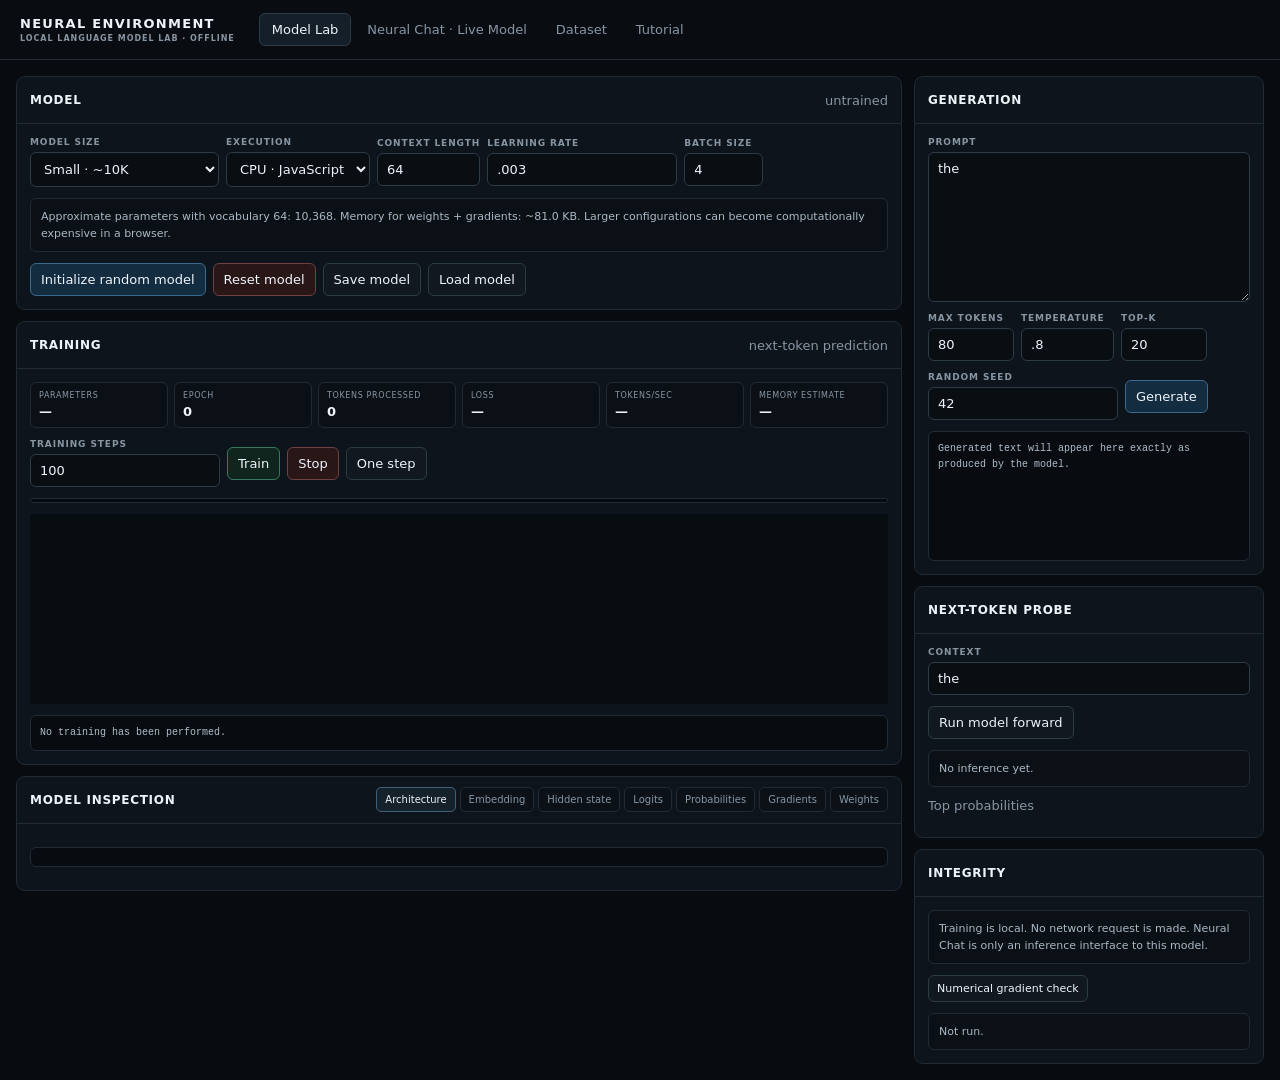
<file: technology/neural-lab/index.html>
<!doctype html>
<html lang="en">
<head>
<meta charset="utf-8">
<meta name="viewport" content="width=device-width,initial-scale=1">
<title>Neural Environment — Local Language Model Lab</title>
<style>
:root{
 --bg:#080b0f;--panel:#0e141b;--panel2:#0b1016;--line:#202b35;--line2:#2d3b47;
 --text:#edf3f8;--muted:#8795a3;--accent:#6dbbff;--green:#70d6a4;--red:#ef8383;--gold:#e4c46d;
}
*{box-sizing:border-box}
html,body{margin:0;min-height:100%;background:var(--bg);color:var(--text);font-family:Inter,system-ui,-apple-system,Segoe UI,Roboto,Arial,sans-serif}
body{font-size:13px}
button,input,select,textarea{font:inherit}
button{cursor:pointer}
.app{min-height:100vh}
.top{height:60px;display:flex;align-items:center;gap:24px;padding:0 20px;border-bottom:1px solid var(--line);background:#090d12;position:sticky;top:0;z-index:30}
.brand{font-size:13px;font-weight:800;letter-spacing:.1em;white-space:nowrap}.brand small{display:block;color:var(--muted);font-size:8px;letter-spacing:.12em;margin-top:3px}
.nav{display:flex;gap:3px;height:100%;align-items:center}.nav button{border:1px solid transparent;background:transparent;color:var(--muted);padding:8px 12px;border-radius:6px}.nav button.active{background:#141f29;border-color:var(--line2);color:var(--text)}
.main{width:min(1500px,100%);margin:auto;padding:16px}.view{display:none}.view.active{display:block}
.grid{display:grid;grid-template-columns:minmax(0,1fr) 350px;gap:12px}.card{background:var(--panel);border:1px solid var(--line);border-radius:9px;overflow:hidden}
.head{min-height:47px;padding:0 13px;border-bottom:1px solid var(--line);display:flex;align-items:center;justify-content:space-between;gap:10px}.head h2{font-size:12px;letter-spacing:.06em;text-transform:uppercase;margin:0}
.body{padding:13px}.row{display:flex;gap:7px;align-items:center;flex-wrap:wrap}.section{margin-top:11px}
.field{display:flex;flex-direction:column;gap:5px;min-width:0}.field label{font-size:9px;color:var(--muted);font-weight:700;letter-spacing:.1em;text-transform:uppercase}
input,select,textarea{background:#090e13;color:var(--text);border:1px solid var(--line2);border-radius:6px;padding:8px 9px;outline:none}input:focus,select:focus,textarea:focus{border-color:#4a7899}
textarea{width:100%;resize:vertical;min-height:150px}
.btn{border:1px solid var(--line2);background:#111820;color:var(--text);border-radius:6px;padding:8px 10px}.btn:hover{background:#17212a}.btn.primary{background:#142c40;border-color:#386a8d}.btn.good{background:#10251d;border-color:#37785d}.btn.danger{background:#291718;border-color:#704042}.btn.small{font-size:11px;padding:6px 8px}
.muted{color:var(--muted)}.notice{padding:9px 10px;background:#0a1016;border:1px solid var(--line);border-radius:6px;color:#abb7c2;line-height:1.55;font-size:11px}
.stats{display:grid;grid-template-columns:repeat(6,1fr);gap:6px}.stat{background:var(--panel2);border:1px solid var(--line);border-radius:6px;padding:8px}.stat span{display:block;color:var(--muted);font-size:8px;text-transform:uppercase;letter-spacing:.08em}.stat b{display:block;margin-top:4px;font-size:13px}
.progress{height:5px;background:#070a0e;border:1px solid var(--line);border-radius:5px;overflow:hidden}.progress>i{display:block;height:100%;width:0;background:var(--accent)}
canvas{display:block;width:100%;height:190px;background:#080d12}.log{background:#080c10;border:1px solid var(--line);border-radius:6px;padding:9px;font:10px/1.55 ui-monospace,SFMono-Regular,Consolas,monospace;white-space:pre-wrap;overflow:auto;max-height:260px;color:#afbdc9}
.chat{height:calc(100vh - 94px);max-width:1000px;margin:auto;display:grid;grid-template-rows:47px 1fr auto}.messages{padding:18px;overflow:auto}.msg{max-width:82%;padding:10px 12px;border:1px solid var(--line);border-radius:8px;margin-bottom:10px;white-space:pre-wrap;line-height:1.55}.msg.user{margin-left:auto;background:#142334;border-color:#2a4e6b}.msg.model{background:#0d1319}.msg.system{max-width:100%;background:#0b1015;color:var(--muted);font-size:11px}
.composer{display:flex;gap:7px;padding:10px;border-top:1px solid var(--line);background:#0b1015}.composer input{flex:1}
.helpgrid{display:grid;grid-template-columns:210px minmax(0,900px);min-height:760px}.helpnav{padding:8px;background:#0b1015;border-right:1px solid var(--line)}.helpnav button{display:block;width:100%;text-align:left;background:none;border:0;color:var(--muted);padding:9px;border-radius:6px;font-size:11px}.helpnav button.active{background:#15212b;color:var(--text)}.helpcontent{padding:28px 32px}.helpcontent h1{font-size:24px;margin:0 0 10px}.helpcontent h2{font-size:15px;margin:27px 0 7px}.helpcontent p,.helpcontent li{font-size:13px;line-height:1.7;color:#c4ced7}.helpcontent code{background:#080c10;border:1px solid var(--line);padding:2px 5px;border-radius:4px}
.tablewrap{max-height:260px;overflow:auto;border:1px solid var(--line);border-radius:6px}table{width:100%;border-collapse:collapse;font-size:10px}th,td{padding:5px 7px;border-bottom:1px solid #18212a;text-align:right}th{position:sticky;top:0;background:#111820;color:var(--muted);text-transform:uppercase;font-size:8px}
.tokenbox{max-height:240px;overflow:auto;display:flex;flex-wrap:wrap;gap:4px}.tok{border:1px solid var(--line);border-radius:4px;padding:4px 6px;background:#0a1015;font:10px ui-monospace,monospace}.tok b{color:var(--accent)}
.tabs{display:flex;gap:4px;flex-wrap:wrap}.tab{border:1px solid var(--line);background:#0b1117;color:var(--muted);border-radius:5px;padding:6px 8px;font-size:10px}.tab.active{background:#15212b;color:var(--text);border-color:#3d617b}
.warn{color:var(--gold)}.goodtxt{color:var(--green)}.badtxt{color:var(--red)}
@media(max-width:1100px){.grid{grid-template-columns:1fr}.stats{grid-template-columns:repeat(3,1fr)}}
@media(max-width:700px){.top{height:auto;min-height:60px;flex-wrap:wrap;padding:10px}.helpgrid{grid-template-columns:1fr}.helpnav{border-right:0;border-bottom:1px solid var(--line);display:flex;overflow:auto}.helpnav button{min-width:max-content}.stats{grid-template-columns:repeat(2,1fr)}}
</style>
</head>
<body>
<div class="app">
<header class="top">
 <div class="brand">NEURAL ENVIRONMENT<small>LOCAL LANGUAGE MODEL LAB · OFFLINE</small></div>
 <nav class="nav">
  <button class="active" data-view="lab">Model Lab</button>
  <button data-view="chat">Neural Chat · Live Model</button>
  <button data-view="data">Dataset</button>
  <button data-view="help">Tutorial</button>
 </nav>
</header>

<main class="main">

<section id="view-lab" class="view active">
 <div class="grid">
  <div>
   <div class="card">
    <div class="head"><h2>Model</h2><span id="modelStatus" class="muted">untrained</span></div>
    <div class="body">
     <div class="row">
      <div class="field"><label>Model size</label><select id="modelPreset">
       <option value="tiny">Tiny · ~1K</option>
       <option value="small" selected>Small · ~10K</option>
       <option value="medium">Medium · ~100K</option>
       <option value="large">Large · ~500K</option>
       <option value="huge">Huge · ~1M+</option>
       <option value="custom">Experimental · Custom</option>
      </select></div>
      <div class="field"><label>Execution</label><select id="backend"><option value="cpu">CPU · JavaScript</option></select></div>
      <div class="field"><label>Context length</label><input id="contextLen" type="number" min="8" max="512" value="64"></div>
      <div class="field"><label>Learning rate</label><input id="learningRate" type="number" value=".003" step=".0001"></div>
      <div class="field"><label>Batch size</label><input id="batchSize" type="number" min="1" max="64" value="4"></div>
     </div>
     <div id="customModel" class="row section" style="display:none">
      <div class="field"><label>Embedding dimension</label><input id="customEmb" type="number" min="4" max="256" value="32"></div>
      <div class="field"><label>Hidden dimension</label><input id="customHidden" type="number" min="8" max="1024" value="64"></div>
      <div class="field"><label>Sequence layers</label><input id="customLayers" type="number" min="1" max="4" value="1"></div>
     </div>
     <div id="sizeWarning" class="notice section">Choose a model size. Actual parameter count depends on the vocabulary learned from your dataset.</div>
     <div class="row section">
      <button id="initModel" class="btn primary">Initialize random model</button>
      <button id="resetModel" class="btn danger">Reset model</button>
      <button id="saveModel" class="btn">Save model</button>
      <button id="loadModel" class="btn">Load model</button>
      <input id="modelFile" type="file" accept=".json,.nslm" hidden>
     </div>
    </div>
   </div>

   <div class="card section">
    <div class="head"><h2>Training</h2><span class="muted">next-token prediction</span></div>
    <div class="body">
     <div class="stats">
      <div class="stat"><span>Parameters</span><b id="paramCount">—</b></div>
      <div class="stat"><span>Epoch</span><b id="epoch">0</b></div>
      <div class="stat"><span>Tokens processed</span><b id="tokensProcessed">0</b></div>
      <div class="stat"><span>Loss</span><b id="loss">—</b></div>
      <div class="stat"><span>Tokens/sec</span><b id="tokSec">—</b></div>
      <div class="stat"><span>Memory estimate</span><b id="memory">—</b></div>
     </div>
     <div class="row section">
      <div class="field"><label>Training steps</label><input id="trainSteps" type="number" min="1" value="100"></div>
      <button id="trainBtn" class="btn good">Train</button>
      <button id="stopBtn" class="btn danger">Stop</button>
      <button id="oneStep" class="btn">One step</button>
     </div>
     <div class="section"><div class="progress"><i id="trainProgress"></i></div></div>
     <div class="section"><canvas id="lossCanvas"></canvas></div>
     <div id="perfLog" class="log section">No training has been performed.</div>
    </div>
   </div>

   <div class="card section">
    <div class="head"><h2>Model inspection</h2><div class="tabs">
     <button class="tab active" data-inspect="architecture">Architecture</button>
     <button class="tab" data-inspect="embedding">Embedding</button>
     <button class="tab" data-inspect="hidden">Hidden state</button>
     <button class="tab" data-inspect="logits">Logits</button>
     <button class="tab" data-inspect="probabilities">Probabilities</button>
     <button class="tab" data-inspect="gradients">Gradients</button>
     <button class="tab" data-inspect="weights">Weights</button>
    </div></div>
    <div class="body"><pre id="inspector" class="log" style="max-height:430px"></pre></div>
   </div>
  </div>

  <aside>
   <div class="card">
    <div class="head"><h2>Generation</h2></div>
    <div class="body">
     <div class="field"><label>Prompt</label><textarea id="prompt">the </textarea></div>
     <div class="row section">
      <div class="field"><label>Max tokens</label><input id="maxTokens" type="number" min="1" max="512" value="80"></div>
      <div class="field"><label>Temperature</label><input id="temperature" type="number" min=".05" max="3" value=".8" step=".05"></div>
      <div class="field"><label>Top-k</label><input id="topK" type="number" min="0" max="256" value="20"></div>
     </div>
     <div class="row section">
      <div class="field"><label>Random seed</label><input id="genSeed" type="number" value="42"></div>
      <button id="generate" class="btn primary">Generate</button>
     </div>
     <div id="generationOutput" class="log section" style="min-height:130px">Generated text will appear here exactly as produced by the model.</div>
    </div>
   </div>

   <div class="card section">
    <div class="head"><h2>Next-token probe</h2></div>
    <div class="body">
     <div class="field"><label>Context</label><input id="probeContext" value="the "></div>
     <button id="probe" class="btn section">Run model forward</button>
     <div class="section"><div id="nextToken" class="notice">No inference yet.</div></div>
     <div class="section"><label class="muted">Top probabilities</label><div id="probList" class="tokenbox section"></div></div>
    </div>
   </div>

   <div class="card section">
    <div class="head"><h2>Integrity</h2></div>
    <div class="body">
     <div class="notice">Training is local. No network request is made. Neural Chat is only an inference interface to this model.</div>
     <div class="row section"><button id="gradientCheck" class="btn small">Numerical gradient check</button></div>
     <div id="checkResult" class="notice section">Not run.</div>
    </div>
   </div>
  </aside>
 </div>
</section>

<section id="view-chat" class="view">
 <div class="card chat">
  <div class="head"><h2>Neural Chat · Live Model</h2><button id="clearChat" class="btn small">Clear</button></div>
  <div id="messages" class="messages"></div>
  <div class="composer"><input id="chatInput" placeholder="Type text for the trained model…" autocomplete="off"><button id="sendChat" class="btn primary">Generate</button></div>
 </div>
</section>

<section id="view-data" class="view">
 <div class="grid">
  <div class="card">
   <div class="head"><h2>Text dataset</h2><span id="dataState" class="muted">no custom corpus</span></div>
   <div class="body">
    <div class="row">
     <button id="sampleCorpus" class="btn">Load sample corpus</button>
     <button id="loadTxt" class="btn">Add .txt file</button>
     <input id="txtFile" type="file" accept=".txt,text/plain" hidden>
     <button id="clearCorpus" class="btn danger">Clear</button>
    </div>
    <textarea id="corpus" class="section" placeholder="Paste training text here. This exact text becomes the training corpus."></textarea>
    <div class="row section"><button id="prepareData" class="btn primary">Build vocabulary & training stream</button></div>
   </div>
  </div>
  <aside>
   <div class="card"><div class="head"><h2>Dataset statistics</h2></div><div class="body">
    <div class="stats" style="grid-template-columns:repeat(2,1fr)">
     <div class="stat"><span>Characters</span><b id="charCount">0</b></div><div class="stat"><span>Vocabulary</span><b id="vocabCount">0</b></div>
     <div class="stat"><span>Sequences</span><b id="seqCount">0</b></div><div class="stat"><span>Context</span><b id="dataContext">64</b></div>
    </div>
   </div></div>
   <div class="card section"><div class="head"><h2>Vocabulary</h2></div><div class="body"><div id="vocab" class="tokenbox"></div><div class="field section"><label>Encoded training stream · first 256 tokens</label><pre id="encodedStream" class="log">Build the dataset to inspect token IDs.</pre></div></div></div>
  </aside>
 </div>
</section>

<section id="view-help" class="view">
 <div class="card helpgrid">
  <div class="helpnav" id="helpNav">
   <button class="active" data-help="start">Start here</button>
   <button data-help="language">1 · Language model</button>
   <button data-help="tokens">2 · Tokens</button>
   <button data-help="training">3 · Training</button>
   <button data-help="model">4 · Model & parameters</button>
   <button data-help="generation">5 · Generation</button>
   <button data-help="chat">6 · Neural Chat</button>
   <button data-help="experiment">7 · First experiment</button>
   <button data-help="science">8 · Scientific limits</button>
 </div>
 <article id="helpContent" class="helpcontent"></article>
 </div>
</section>

</main>
</div>

<script>
"use strict";

/* ============================================================
   LOCAL LANGUAGE MODEL ENGINE
   Character-level recurrent neural language model.
   Architecture:
   token id -> embedding -> tanh recurrent state -> logits -> softmax
   The model is trained with cross-entropy and BPTT.
   No external inference, no response database, no symbolic solver.
   ============================================================ */

const $=id=>document.getElementById(id);
const clamp=(x,a,b)=>Math.max(a,Math.min(b,x));
const fmt=x=>Number.isFinite(x)?x.toFixed(6):"NaN";
const fmtInt=x=>Number(x).toLocaleString();
const zeros=n=>new Float32Array(n);
const randn=(rng)=>{
 let u=0,v=0;while(!u)u=rng();while(!v)v=rng();
 return Math.sqrt(-2*Math.log(u))*Math.cos(2*Math.PI*v);
};
function seeded(seed){
 let a=(Number(seed)>>>0)||1;
 return ()=>{a|=0;a=(a+0x6D2B79F5)|0;let t=Math.imul(a^a>>>15,1|a);t^=t+Math.imul(t^t>>>7,61|t);return((t^t>>>14)>>>0)/4294967296};
}
function softmax(logits){
 let mx=-Infinity;for(let i=0;i<logits.length;i++)if(logits[i]>mx)mx=logits[i];
 const p=new Float32Array(logits.length);let s=0;
 for(let i=0;i<logits.length;i++){p[i]=Math.exp(clamp(logits[i]-mx,-80,20));s+=p[i]}
 for(let i=0;i<p.length;i++)p[i]/=s||1;
 return p;
}
function sample(probs,rng,temperature=1,topK=0){
 let ids=Array.from(probs,(v,i)=>i);
 if(topK>0&&topK<ids.length){
  ids.sort((a,b)=>probs[b]-probs[a]);ids=ids.slice(0,topK);
 }
 const t=Math.max(.05,temperature);
 let vals=new Float32Array(ids.length),sum=0;
 for(let i=0;i<ids.length;i++){vals[i]=Math.pow(Math.max(probs[ids[i]],1e-12),1/t);sum+=vals[i]}
 let r=rng()*sum;
 for(let i=0;i<ids.length;i++){r-=vals[i];if(r<=0)return ids[i]}
 return ids.at(-1);
}

/* -------- tokenizer -------- */
class CharTokenizer{
 constructor(){this.chars=[];this.map=new Map();this.encoded=null}
 build(text){
  const set=new Set(Array.from(text));
  this.chars=Array.from(set).sort((a,b)=>a.codePointAt(0)-b.codePointAt(0));
  this.map=new Map(this.chars.map((c,i)=>[c,i]));
  this.encoded=new Int32Array(Array.from(text,ch=>this.map.get(ch)));
 }
 encode(text){
  if(!this.map.size)return new Int32Array();
  const out=[];for(const ch of Array.from(text)){if(this.map.has(ch))out.push(this.map.get(ch))}
  return Int32Array.from(out);
 }
 decode(ids){
  return Array.from(ids,i=>this.chars[i]??"�").join("");
 }
 get size(){return this.chars.length}
}

/* -------- recurrent language model -------- */
class RNNLM{
 constructor(vocab,emb,hidden,context,layers=1,seed=42){
  this.vocab=vocab;this.emb=emb;this.hidden=hidden;this.context=context;this.layers=Math.max(1,layers|0);this.seed=seed;
  this.rng=seeded(seed);this.step=0;this.epoch=0;this.tokensProcessed=0;this.lossHistory=[];
  this.allocate();this.reset();
 }
 allocate(){
  const V=this.vocab,E=this.emb,H=this.hidden,L=this.layers;
  this.E=new Float32Array(V*E);
  this.Wxh=Array(L);this.Whh=Array(L);this.bh=Array(L);
  this.gWxh=Array(L);this.gWhh=Array(L);this.gbh=Array(L);
  for(let l=0;l<L;l++){
   const inputDim=l===0?E:H;
   this.Wxh[l]=new Float32Array(H*inputDim);
   this.Whh[l]=new Float32Array(H*H);
   this.bh[l]=new Float32Array(H);
   this.gWxh[l]=new Float32Array(H*inputDim);
   this.gWhh[l]=new Float32Array(H*H);
   this.gbh[l]=new Float32Array(H);
  }
  this.Why=new Float32Array(V*H);this.by=new Float32Array(V);
  this.gWhy=new Float32Array(V*H);this.gby=new Float32Array(V);
  this.gE=new Float32Array(V*E);
  for(let l=0;l<L;l++){
   this.gWxh[l]=new Float32Array(this.Wxh[l].length);
   this.gWhh[l]=new Float32Array(this.Whh[l].length);
   this.gbh[l]=new Float32Array(H);
  }
 }
 reset(seed=this.seed){
  this.seed=seed;this.rng=seeded(seed);this.step=0;this.epoch=0;this.tokensProcessed=0;this.lossHistory=[];
  const scaleE=1/Math.sqrt(this.emb),scaleH=1/Math.sqrt(this.hidden);
  for(let i=0;i<this.E.length;i++)this.E[i]=randn(this.rng)*scaleE;
  for(let l=0;l<this.layers;l++){
   for(let i=0;i<this.Wxh[l].length;i++)this.Wxh[l][i]=randn(this.rng)*scaleH;
   for(let i=0;i<this.Whh[l].length;i++)this.Whh[l][i]=randn(this.rng)*scaleH;
   this.bh[l].fill(0);
  }
  for(let i=0;i<this.Why.length;i++)this.Why[i]=randn(this.rng)*scaleH;
  this.by.fill(0);this.last=null;this.grads=null;
 }
 parameterCount(){
  let n=this.E.length+this.Why.length+this.by.length;
  for(let l=0;l<this.layers;l++)n+=this.Wxh[l].length+this.Whh[l].length+this.bh[l].length;
  return n;
 }
 memoryBytes(){return this.parameterCount()*8}
 forward(tokens,keepCache=true){
  const T=Math.min(tokens.length,this.context),V=this.vocab,E=this.emb,H=this.hidden,L=this.layers;
  const hs=Array.from({length:L},()=>new Float32Array(T*H));
  const logits=new Float32Array(T*V),probs=new Float32Array(T*V);
  for(let t=0;t<T;t++){
   const id=tokens[t],eb=id*E;
   for(let l=0;l<L;l++){
    const h=hs[l].subarray(t*H,(t+1)*H);
    const prev=t?hs[l].subarray((t-1)*H,t*H):null;
    const inputDim=l===0?E:H;
    const lower=l===0?null:hs[l-1].subarray(t*H,(t+1)*H);
    for(let i=0;i<H;i++){
     let z=this.bh[l][i];
     const row=i*inputDim;
     if(l===0){for(let j=0;j<E;j++)z+=this.Wxh[l][row+j]*this.E[eb+j]}
     else{for(let j=0;j<H;j++)z+=this.Wxh[l][row+j]*lower[j]}
     if(prev)for(let j=0;j<H;j++)z+=this.Whh[l][i*H+j]*prev[j];
     h[i]=Math.tanh(z);
    }
   }
   const top=hs[L-1].subarray(t*H,(t+1)*H),lb=t*V;
   for(let k=0;k<V;k++){let z=this.by[k],row=k*H;for(let j=0;j<H;j++)z+=this.Why[row+j]*top[j];logits[lb+k]=z}
   probs.set(softmax(logits.subarray(lb,lb+V)),lb);
  }
  if(keepCache)this.last={tokens:Int32Array.from(tokens.slice(0,T)),hs,logits,probs};
  return {logits,probs,hs};
 }
 loss(tokens,targets){
  const out=this.forward(tokens,true),V=this.vocab,T=Math.min(tokens.length,targets.length);
  let loss=0;for(let t=0;t<T;t++)loss-=Math.log(Math.max(out.probs[t*V+targets[t]],1e-12));return loss/T;
 }
 zeroGrads(){
  this.gE.fill(0);this.gWhy.fill(0);this.gby.fill(0);
  for(let l=0;l<this.layers;l++){this.gWxh[l].fill(0);this.gWhh[l].fill(0);this.gbh[l].fill(0)}
 }
 backward(tokens,targets){
  const V=this.vocab,E=this.emb,H=this.hidden,L=this.layers,T=Math.min(tokens.length,targets.length);
  const out=this.forward(tokens,true);this.zeroGrads();let loss=0;
  const dhNext=Array.from({length:L},()=>new Float32Array(H));
  for(let t=T-1;t>=0;t--){
   const id=tokens[t],target=targets[t],lb=t*V;
   const dy=new Float32Array(V);
   for(let k=0;k<V;k++)dy[k]=out.probs[lb+k];
   dy[target]-=1;loss-=Math.log(Math.max(out.probs[lb+target],1e-12));
   const dLayer=Array.from({length:L},(_,l)=>new Float32Array(dhNext[l]));
   const nextDh=Array.from({length:L},()=>new Float32Array(H));
   const top=out.hs[L-1].subarray(t*H,(t+1)*H);
   for(let k=0;k<V;k++){
    this.gby[k]+=dy[k];const row=k*H;
    for(let j=0;j<H;j++){this.gWhy[row+j]+=dy[k]*top[j];dLayer[L-1][j]+=this.Why[row+j]*dy[k]}
   }
   for(let l=L-1;l>=0;l--){
    const h=out.hs[l].subarray(t*H,(t+1)*H);
    const prev=t?out.hs[l].subarray((t-1)*H,t*H):null;
    const inputDim=l===0?E:H;
    const input=l===0?null:out.hs[l-1].subarray(t*H,(t+1)*H);
    const delta=new Float32Array(H);
    for(let i=0;i<H;i++)delta[i]=dLayer[l][i]*(1-h[i]*h[i]);
    for(let i=0;i<H;i++){
     this.gbh[l][i]+=delta[i];
     const row=i*inputDim;
     if(l===0){
      const eb=id*E;
      for(let j=0;j<E;j++){this.gWxh[l][row+j]+=delta[i]*this.E[eb+j];this.gE[eb+j]+=delta[i]*this.Wxh[l][row+j]}
     }else{
      for(let j=0;j<H;j++){this.gWxh[l][row+j]+=delta[i]*input[j];dLayer[l-1][j]+=this.Wxh[l][row+j]*delta[i]}
     }
     if(prev)for(let j=0;j<H;j++)nextDh[l][j]+=this.Whh[l][i*H+j]*delta[i];
    }
   }
   for(let l=0;l<L;l++)dhNext[l]=nextDh[l];
  }
  const inv=1/T;
  const all=[this.gE,this.gWhy,this.gby];for(let l=0;l<L;l++)all.push(this.gWxh[l],this.gWhh[l],this.gbh[l]);
  for(const g of all)for(let i=0;i<g.length;i++)g[i]*=inv;
  this.grads={gE:this.gE,gWxh:this.gWxh,gWhh:this.gWhh,gbh:this.gbh,gWhy:this.gWhy,gby:this.gby};
  return loss/T;
 }
 update(lr=.003,clip=5){
  if(!this.grads)throw Error("Run a training step first.");
  let norm=0;
  const all=[this.gE,this.gWhy,this.gby];for(let l=0;l<this.layers;l++)all.push(this.gWxh[l],this.gWhh[l],this.gbh[l]);
  for(const g of all)for(let i=0;i<g.length;i++)norm+=g[i]*g[i];
  const scale=Math.sqrt(norm)>clip?clip/Math.sqrt(norm):1;
  for(let i=0;i<this.E.length;i++)this.E[i]-=lr*this.gE[i]*scale;
  for(let i=0;i<this.Why.length;i++)this.Why[i]-=lr*this.gWhy[i]*scale;
  for(let i=0;i<this.by.length;i++)this.by[i]-=lr*this.gby[i]*scale;
  for(let l=0;l<this.layers;l++){
   for(let i=0;i<this.Wxh[l].length;i++)this.Wxh[l][i]-=lr*this.gWxh[l][i]*scale;
   for(let i=0;i<this.Whh[l].length;i++)this.Whh[l][i]-=lr*this.gWhh[l][i]*scale;
   for(let i=0;i<this.bh[l].length;i++)this.bh[l][i]-=lr*this.gbh[l][i]*scale;
  }
  this.step++;
 }
 trainBatch(tokens,targets,lr=.003){
  const t0=performance.now();
  const loss=this.backward(tokens,targets);
  const backwardMs=performance.now()-t0;
  const t1=performance.now();
  this.update(lr);
  const updateMs=performance.now()-t1;
  this.tokensProcessed+=tokens.length;
  return {loss,backwardMs,updateMs};
}
 predictNext(tokens){
  if(!tokens.length)return null;const t=tokens.slice(-this.context),out=this.forward(t,true),T=t.length,V=this.vocab;
  return {probs:out.probs.subarray((T-1)*V,T*V),hidden:out.hs[this.layers-1].subarray((T-1)*this.hidden,T*this.hidden),logits:out.logits.subarray((T-1)*V,T*V)};
 }
 toJSON(){
  const pack=a=>Array.from(a);
  return {type:"NEURAL_ENVIRONMENT_SLM",version:2,vocab:this.vocab,emb:this.emb,hidden:this.hidden,context:this.context,layers:this.layers,seed:this.seed,step:this.step,epoch:this.epoch,tokensProcessed:this.tokensProcessed,
   E:pack(this.E),Wxh:this.Wxh.map(pack),Whh:this.Whh.map(pack),bh:this.bh.map(pack),Why:pack(this.Why),by:pack(this.by)}
 }
 static fromJSON(o){
  const m=new RNNLM(o.vocab,o.emb,o.hidden,o.context,o.layers||1,o.seed);
  m.E.set(o.E);for(let l=0;l<m.layers;l++){m.Wxh[l].set(o.Wxh[l]);m.Whh[l].set(o.Whh[l]);m.bh[l].set(o.bh[l])}
  m.Why.set(o.Why);m.by.set(o.by);m.step=o.step||0;m.epoch=o.epoch||0;m.tokensProcessed=o.tokensProcessed||0;return m;
 }
}

/* -------- app state -------- */
const tokenizer=new CharTokenizer();
let corpus="";
let model=null;
let running=false;
let inspectMode="architecture";
let trainRng=seeded(42);
let trainingSeqs=[];
let lastProbe=null;

/* -------- model presets -------- */
const PRESETS={
 tiny:{emb:4,hidden:16,layers:1},
 small:{emb:16,hidden:64,layers:1},
 medium:{emb:32,hidden:256,layers:1},
 large:{emb:48,hidden:512,layers:1},
 huge:{emb:64,hidden:1024,layers:1}
};
function architectureFromUI(){
 const p=$("modelPreset").value;
 if(p==="custom")return {emb:clamp(+$("customEmb").value||32,4,256),hidden:clamp(+$("customHidden").value||64,8,1024),layers:clamp(+$("customLayers").value||1,1,4)};
 return PRESETS[p];
}
function estimatedParams(vocab,arch){
 const V=Math.max(vocab,1),E=arch.emb,H=arch.hidden;
 // This first browser implementation uses one recurrent sequence layer.
 return V*E + H*E + H*H + H + V*H + V;
}
function updateSizeUI(){
 const arch=architectureFromUI(),V=tokenizer.size||64,p=estimatedParams(V,arch);
 $("sizeWarning").textContent=`Approximate parameters with vocabulary ${V}: ${fmtInt(p)}. Memory for weights + gradients: ~${formatBytes(p*8)}. Larger configurations can become computationally expensive in a browser.`;
}
function formatBytes(n){
 if(n<1024)return `${n} B`;if(n<1024**2)return `${(n/1024).toFixed(1)} KB`;if(n<1024**3)return `${(n/1024**2).toFixed(1)} MB`;return `${(n/1024**3).toFixed(2)} GB`;
}

/* -------- data -------- */
const SAMPLE=`the machine learns from examples.
a small language model predicts one character after another.
the model does not know the future character.
it sees a context, computes a hidden state, produces logits, and predicts a distribution.
training changes weights so that the probability of the observed next character becomes larger.
small models are limited. they may repeat fragments, make mistakes, or produce strange text.
that is useful for an experiment because the output is produced by the learned parameters.
a neural network is a collection of numerical parameters changed by optimization.
more parameters do not automatically mean more intelligence.
data, optimization, architecture, and context all matter.
`;

function buildDataset(){
 if(!corpus.trim()){alert("Add training text first.");return}
 tokenizer.build(corpus);
 const C=+$("contextLen").value||64;
 trainingSeqs=[];
 const ids=tokenizer.encoded;
 for(let i=0;i+1<ids.length;i+=Math.max(1,Math.floor(C/2))){
  const end=Math.min(i+C,ids.length-1);
  const inp=ids.slice(i,end),tar=ids.slice(i+1,end+1);
  if(inp.length>=2)trainingSeqs.push({inp,tar});
 }
 $("charCount").textContent=fmtInt(ids.length);$("vocabCount").textContent=fmtInt(tokenizer.size);$("seqCount").textContent=fmtInt(trainingSeqs.length);$("dataContext").textContent=C;
 $("dataState").textContent=`ready · ${fmtInt(ids.length)} chars`;
 renderVocab();updateSizeUI();
 logPerf(`DATASET  •  ${fmtInt(ids.length)} characters  •  vocabulary ${fmtInt(tokenizer.size)}  •  ${fmtInt(trainingSeqs.length)} sequences`);
}
function renderVocab(){
 const el=$("vocab");el.innerHTML="";
 tokenizer.chars.forEach((c,i)=>{const d=document.createElement("span");d.className="tok";d.innerHTML=`<b>${i}</b> ${escapeHtml(JSON.stringify(c))}`;el.appendChild(d)});
}
function escapeHtml(s){return s.replace(/[&<>"']/g,m=>({"&":"&amp;","<":"&lt;",">":"&gt;",'"':"&quot;","'":"&#39;"}[m]))}
function makeTrainingBatch(){
 if(!trainingSeqs.length)throw Error("Build the dataset first.");
 const item=trainingSeqs[Math.floor(trainRng()*trainingSeqs.length)];
 return item;
}

/* -------- UI state -------- */
function logPerf(s){$("perfLog").textContent += ( $("perfLog").textContent==="No training has been performed." ? "" : "\\n")+s;$("perfLog").scrollTop=$("perfLog").scrollHeight}
function setStatus(s){$("modelStatus").textContent=s}
function renderStats(){
 $("paramCount").textContent=model?fmtInt(model.parameterCount()):"—";
 $("epoch").textContent=model?model.epoch:0;
 $("tokensProcessed").textContent=model?fmtInt(model.tokensProcessed):0;
 $("loss").textContent=model&&model.lossHistory.length?fmt(model.lossHistory.at(-1)):"—";
 $("memory").textContent=model?formatBytes(model.memoryBytes()):"—";
 updateSizeUI();drawLoss();renderInspector();
}
function drawLoss(){
 const c=$("lossCanvas"),r=c.getBoundingClientRect(),d=devicePixelRatio||1;c.width=Math.max(1,r.width*d);c.height=190*d;
 const g=c.getContext("2d");g.setTransform(d,0,0,d,0,0);g.clearRect(0,0,r.width,190);
 if(!model||model.lossHistory.length<2)return;
 const a=model.lossHistory,mx=Math.max(...a),mn=Math.min(...a),span=Math.max(mx-mn,1e-9);
 g.strokeStyle="#25323e";for(let i=1;i<5;i++){const y=i*190/5;g.beginPath();g.moveTo(0,y);g.lineTo(r.width,y);g.stroke()}
 g.strokeStyle="#6dbbff";g.lineWidth=2;g.beginPath();
 a.forEach((v,i)=>{const x=5+i*(r.width-10)/(a.length-1),y=182-(v-mn)/span*165;i?g.lineTo(x,y):g.moveTo(x,y)});g.stroke();
}
function renderInspector(){
 const el=$("inspector");
 if(!model){el.textContent="Initialize a model after building a dataset.";return}
 let s="";
 if(inspectMode==="architecture"){
  s=`MODEL\\n\\nType: Character-level recurrent language model\\nArchitecture: token embedding → tanh recurrent state → vocabulary logits\\nVocabulary: ${model.vocab}\\nEmbedding dimension: ${model.emb}\\nHidden dimension: ${model.hidden}\\nContext length: ${model.context}\\nParameters: ${fmtInt(model.parameterCount())}\\nMemory (weights + gradients): ${formatBytes(model.memoryBytes())}\\n\\nTraining objective\\nP(next character | previous characters)\\n\\nLoss\\nCross-entropy: -log P(target token)`;
 }else if(inspectMode==="embedding"){
  if(!lastProbe)s="Run Generation or the Next-token probe first.";
  else{
   const id=lastProbe.lastId,base=id*model.emb;
   s=`TOKEN\\nID: ${id}\\nCharacter: ${JSON.stringify(tokenizer.chars[id])}\\n\\nEMBEDDING VECTOR\\n`;
   for(let i=0;i<model.emb;i++)s+=`${i}: ${fmt(model.E[base+i])}\\n`;
  }
 }else if(inspectMode==="hidden"){
  if(!lastProbe)s="Run inference first.";
  else{s=`HIDDEN STATE · last context position\\nDimension: ${model.hidden}\\n\\n`;for(let i=0;i<lastProbe.hidden.length;i++)s+=`${i}: ${fmt(lastProbe.hidden[i])}\\n`}
 }else if(inspectMode==="logits"){
  if(!lastProbe)s="Run inference first.";
  else{s=`LOGITS · next-token distribution\\nVocabulary: ${model.vocab}\\n\\n`;for(let i=0;i<lastProbe.logits.length;i++)s+=`${i} ${JSON.stringify(tokenizer.chars[i])}: ${fmt(lastProbe.logits[i])}\\n`}
 }else if(inspectMode==="probabilities"){
  if(!lastProbe)s="Run inference first.";
  else{s=`PROBABILITIES · next-token distribution\\n\\n`;const ids=Array.from(lastProbe.probs,(v,i)=>i).sort((a,b)=>lastProbe.probs[b]-lastProbe.probs[a]).slice(0,Math.min(60,lastProbe.probs.length));ids.forEach(i=>s+=`${i} ${JSON.stringify(tokenizer.chars[i])}: ${(lastProbe.probs[i]*100).toFixed(3)}%\\n`)}
 }else if(inspectMode==="gradients"){
  if(!model.grads)s="No gradients exist yet. Run training.";else{s=`GRADIENT NORMS\\n\\ndE: ${fmt(norm(model.gE))}\\ndWxh: ${fmt(norm(model.gWxh))}\\ndWhh: ${fmt(norm(model.gWhh))}\\ndbh: ${fmt(norm(model.gbh))}\\ndWhy: ${fmt(norm(model.gWhy))}\\ndby: ${fmt(norm(model.gby))}`}
 }else{
  s=`WEIGHT ARRAYS\\n\\nEmbedding: ${model.E.length} values\\nInput→hidden: ${model.Wxh.length} values\\nHidden→hidden: ${model.Whh.length} values\\nHidden→output: ${model.Why.length} values\\nBiases: ${model.bh.length+model.by.length} values\\n\\nParameter count: ${fmtInt(model.parameterCount())}\\n\\nFirst 30 embedding values:\\n`;
  for(let i=0;i<Math.min(30,model.E.length);i++)s+=`${i}: ${fmt(model.E[i])}\\n`;
 }
 el.textContent=s;
}
function norm(a){let s=0;for(let i=0;i<a.length;i++)s+=a[i]*a[i];return Math.sqrt(s)}

/* -------- model lifecycle -------- */
function initializeModel(){
 if(!tokenizer.size){alert("Build a dataset first so the model has a vocabulary.");return}
 const a=architectureFromUI();
 const p=estimatedParams(tokenizer.size,a);
 if(p>2500000&&!confirm(`This configuration has about ${fmtInt(p)} parameters and may be very slow or memory-heavy in a browser. Continue?`))return;
 model=new RNNLM(tokenizer.size,a.emb,a.hidden,+$("contextLen").value||64,a.layers,42);
 setStatus("random · untrained");
 logPerf(`MODEL  •  initialized randomly  •  ${fmtInt(model.parameterCount())} parameters  •  ${formatBytes(model.memoryBytes())}`);
 renderStats();
}
function resetModel(){if(!model){initializeModel();return}model.reset(42);setStatus("random · untrained");logPerf("MODEL  •  reset to fresh random parameters");renderStats()}
function ensureModel(){if(!model)throw Error("Initialize the model first.");if(!tokenizer.size)throw Error("Build a dataset first.");}

/* -------- training -------- */
async function trainSteps(count){
 try{
  ensureModel();if(running)return;running=true;setStatus("training");
  const lr=+$("learningRate").value||.003, start=performance.now(),total=Math.max(1,count);
  for(let s=0;s<total&&running;s++){
   const b=makeTrainingBatch(),t0=performance.now(),result=model.trainBatch(b.inp,b.tar,lr),dt=performance.now()-t0,loss=result.loss;
   model.lossHistory.push(loss);if(model.lossHistory.length>500)model.lossHistory.shift();
   if(s%2===0||s===total-1){
    $("trainProgress").style.width=`${((s+1)/total)*100}%`;
    const elapsed=(performance.now()-start)/1000,tps=model.tokensProcessed/Math.max(elapsed,.001);
    $("tokSec").textContent=fmtInt(Math.round(tps));
    logPerf(`STEP ${model.step}  •  loss ${fmt(loss)}  •  ${fmtInt(b.inp.length)} tokens  •  backward ${result.backwardMs.toFixed(1)} ms  •  update ${result.updateMs.toFixed(1)} ms  •  total ${dt.toFixed(1)} ms`);
    renderStats();await new Promise(requestAnimationFrame);
   }
  }
  running=false;setStatus("trained");renderStats();
 }catch(e){running=false;setStatus(model?"stopped":"untrained");alert(e.message)}
}
function oneStep(){trainSteps(1)}
function stopTraining(){running=false;setStatus("stopped")}

/* -------- generation -------- */
function inferenceFromText(text){
 ensureModel();
 const ids=tokenizer.encode(text);
 if(!ids.length)throw Error("Prompt contains no characters from the training vocabulary.");
 const ctx=Array.from(ids.slice(-model.context));
 const p=model.predictNext(ctx);
 lastProbe={...p,lastId:ctx.at(-1)};
 renderInspector();return p;
}
function generateText(prompt,maxTokens,temp,topK,seed){
 ensureModel();
 let ids=Array.from(tokenizer.encode(prompt));
 if(!ids.length)throw Error("Prompt contains no characters from the training vocabulary.");
 const rng=seeded(seed);
 let generated=prompt;
 for(let n=0;n<maxTokens;n++){
  const ctx=ids.slice(-model.context);
  const p=model.predictNext(ctx);
  const id=sample(p.probs,rng,temp,topK);
  lastProbe={...p,lastId:ctx.at(-1),selected:id};
  ids.push(id);generated+=tokenizer.chars[id];
 }
 renderInspector();return generated;
}
function doGenerate(){
 try{
  const prompt=$("prompt").value;
  const text=generateText(prompt,clamp(+$("maxTokens").value||80,1,512),+$("temperature").value||.8,Math.max(0,Math.floor(+$("topK").value||20)),+$("genSeed").value||42);
  $("generationOutput").textContent=text;
 }catch(e){alert(e.message)}
}
function doProbe(){
 try{
  const p=inferenceFromText($("probeContext").value);
  const ids=Array.from(p.probs,(v,i)=>i).sort((a,b)=>p.probs[b]-p.probs[a]).slice(0,12);
  const best=ids[0];$("nextToken").innerHTML=`Most probable next character: <b>${escapeHtml(JSON.stringify(tokenizer.chars[best]))}</b> · ${(p.probs[best]*100).toFixed(3)}%`;
  const el=$("probList");el.innerHTML="";ids.forEach(i=>{const d=document.createElement("span");d.className="tok";d.textContent=`${JSON.stringify(tokenizer.chars[i])} ${(p.probs[i]*100).toFixed(2)}%`;el.appendChild(d)});
 }catch(e){alert(e.message)}
}

/* -------- save/load -------- */
function saveModel(){
 try{
  ensureModel();
  const payload={model:model.toJSON(),tokenizer:{chars:tokenizer.chars},corpus,settings:{context:+$("contextLen").value||64}};
  const blob=new Blob([JSON.stringify(payload)],{type:"application/json"});
  const a=document.createElement("a");a.href=URL.createObjectURL(blob);a.download="neural-model.nslm";a.click();setTimeout(()=>URL.revokeObjectURL(a.href),1000);
 }catch(e){alert(e.message)}
}
function loadModelFile(file){
 const reader=new FileReader();
 reader.onload=()=>{
  try{
   const p=JSON.parse(reader.result);if(p?.model?.type!=="NEURAL_ENVIRONMENT_SLM")throw Error("Not a Neural Environment model file.");
   tokenizer.chars=p.tokenizer.chars;tokenizer.map=new Map(tokenizer.chars.map((c,i)=>[c,i]));corpus=p.corpus||"";
   if(corpus)tokenizer.encoded=new Int32Array(Array.from(corpus,ch=>tokenizer.map.get(ch)).filter(v=>v!==undefined));
   model=RNNLM.fromJSON(p.model);
   $("contextLen").value=model.context;$("corpus").value=corpus;
   $("charCount").textContent=fmtInt(tokenizer.encoded?.length||0);$("vocabCount").textContent=fmtInt(tokenizer.size);renderVocab();
   setStatus("loaded model");logPerf(`MODEL  •  loaded ${fmtInt(model.parameterCount())} parameters`);renderStats();
  }catch(e){alert(e.message)}
 };
 reader.readAsText(file);
}

/* -------- gradient check -------- */
function gradientCheck(){
 try{
  ensureModel();
  const b=makeTrainingBatch(),eps=1e-3;
  model.backward(b.inp,b.tar);const analytic=model.gWxh[0];
  const original=model.Wxh[0];
  model.Wxh[0]=original+eps;const lp=model.loss(b.inp,b.tar);
  model.Wxh[0]=original-eps;const lm=model.loss(b.inp,b.tar);
  model.Wxh[0]=original;
  const numeric=(lp-lm)/(2*eps),rel=Math.abs(analytic-numeric)/(Math.abs(analytic)+Math.abs(numeric)+1e-9);
  $("checkResult").innerHTML=`Analytical: <b>${fmt(analytic)}</b><br>Numerical: <b>${fmt(numeric)}</b><br>Relative error: <b class="${rel<1e-2?"goodtxt":"badtxt"}">${rel.toExponential(3)}</b><br>${rel<1e-2?"PASS — analytical backprop agrees with finite difference.":"CHECK — discrepancy detected."}`;
 }catch(e){alert(e.message)}
}

/* -------- chat: ONLY model inference -------- */
function addMessage(text,type,meta=""){
 const d=document.createElement("div");d.className="msg "+type;d.textContent=text;
 if(meta){const m=document.createElement("div");m.className="muted";m.style.cssText="font:9px ui-monospace,monospace;margin-top:8px";m.textContent=meta;d.appendChild(m)}
 $("messages").appendChild(d);$("messages").scrollTop=$("messages").scrollHeight;
}
function sendChat(){
 const q=$("chatInput").value.trim();if(!q)return;
 addMessage(q,"user");$("chatInput").value="";
 if(!model || model.step===0){addMessage("MODEL NOT TRAINED — Neural Chat cannot generate text until the language model has completed at least one training update.","system");return}
 try{
  const max=64,temp=.8,topK=20,seed=Math.floor(Math.random()*0xffffffff);
  const out=generateText(q,max,temp,topK,seed);
  const generated=out.slice(q.length);
  addMessage(generated||"","model",`MODEL OUTPUT  •  Parameters: ${fmtInt(model.parameterCount())}  •  Context: ${model.context} tokens  •  Generated: ${max} tokens  •  Temperature: ${temp}`);
 }catch(e){addMessage("MODEL ERROR: "+e.message,"system")}
}

/* -------- help -------- */
const help={
start:`<h1>Neural Environment — Local Language Model Lab</h1>
<p>This project is now a small, fully offline language-model laboratory. It is not an algebra solver and it is not a rule-based chatbot.</p>
<h2>The core experiment</h2><p>You provide text. The system turns each character into an integer token. A randomly initialized recurrent neural network reads sequences of those tokens and learns to predict the next character.</p>
<pre class="log">characters → token IDs → embeddings → recurrent hidden state → logits → softmax → next-token probabilities</pre>
<p>Training changes the actual numerical parameters. Neural Chat uses those same parameters for generation.</p>
<h2>Scientific rule</h2><p>If the model generates nonsense, the application shows the nonsense. There is no cleanup, canned response, symbolic solver, external LLM, API, or fallback response engine.</p>
<h2>Offline</h2><p>Training and inference happen locally in the browser. The application makes no network request.</p>`,

language:`<h1>1 · What Is a Language Model?</h1><p>A language model estimates the probability of the next token given previous tokens:</p><pre class="log">P(next token | previous tokens)</pre><p>This implementation uses a character-level recurrent neural network. It is intentionally small and understandable rather than being a production chatbot.</p><h2>What it learns</h2><p>It can learn statistical regularities such as common character sequences, punctuation patterns, word fragments, spacing, and other structures present in the training corpus.</p><h2>What it does not automatically learn</h2><p>A tiny model does not automatically acquire reasoning, factual knowledge, understanding, or general intelligence. It learns from the numerical training objective and data you provide.</p>`,

tokens:`<h1>2 · Tokens and Vocabulary</h1><p>The first implementation uses <b>characters as tokens</b>. If the corpus contains <code>hello</code>, its characters receive integer IDs such as:</p><pre class="log">h → 0\ne → 1\nl → 2\no → 3</pre><p>The exact IDs depend on the vocabulary built from the corpus.</p><h2>Why characters?</h2><p>Character tokenization keeps the laboratory self-contained and makes the vocabulary small. It also makes the entire tokenization process visible.</p><h2>Training stream</h2><p>For a sequence <code>hello</code>, the model can be trained on:</p><pre class="log">input:  h e l l\ntarget: e l l o</pre><p>Every position asks the same question: “given the preceding context, what comes next?”</p>`,

training:`<h1>3 · Training</h1><h2>Cross-entropy</h2><p>For the correct next token, the loss is:</p><pre class="log">L = -log P(correct next token)</pre><p>If the model assigns high probability to the observed next character, loss is small. If it assigns tiny probability, loss is large.</p><h2>Backpropagation</h2><p>The implementation calculates gradients through the recurrent network using backpropagation through time. It propagates error from later sequence positions back through the hidden states and into embeddings and weights.</p><h2>Update</h2><pre class="log">parameter ← parameter − learning_rate × gradient</pre><p>Gradient clipping is applied when the total gradient norm becomes too large.</p><h2>What “Train” really does</h2><p>It repeatedly selects a real sequence from your corpus, performs forward propagation, calculates cross-entropy, runs BPTT, and updates the actual Float32 parameter arrays.</p>`,

model:`<h1>4 · Model and Parameters</h1><p>The current architecture is a compact recurrent language model. The Custom configuration can create multiple stacked recurrent sequence layers; those layers are real trainable parameter sets, not decorative UI controls:</p><pre class="log">token ID\n   ↓\nembedding vector\n   ↓\ntanh recurrent hidden state\n   ↓\nvocabulary logits\n   ↓\nsoftmax probabilities</pre><h2>Sequence layers</h2><p>The recurrent core can be stacked in the Experimental configuration. Each layer has its own input-to-hidden, recurrent and bias parameters, and backpropagation passes through all of them.</p><h2>Parameters</h2><ul><li>Token embedding matrix</li><li>Input-to-hidden weights</li><li>Hidden-to-hidden recurrent weights</li><li>Hidden bias</li><li>Hidden-to-vocabulary weights</li><li>Vocabulary bias</li></ul><p>The parameter counter is calculated from the actual array sizes. Larger model presets increase embedding and hidden dimensions. The vocabulary is determined by your corpus.</p><h2>Why a recurrent model?</h2><p>A small recurrent model is much more practical to implement from scratch in a single offline HTML file while still genuinely modelling sequence context. It is not pretending to be a Transformer.</p>`,

generation:`<h1>5 · Generation</h1><p>Generation is autoregressive. The model never receives a target answer during generation.</p><pre class="log">prompt\n ↓\ntokenize\n ↓\nmodel forward pass\n ↓\nlogits\n ↓\nsoftmax\n ↓\nsample next token\n ↓\nappend token\n ↓\nrepeat</pre><h2>Temperature</h2><p>Temperature changes how concentrated the sampling distribution is. Lower values favor high-probability tokens; higher values make lower-probability tokens more likely.</p><h2>Top-k</h2><p>Top-k limits sampling to the k highest-probability tokens. Set it to zero to sample from the complete vocabulary.</p><p>The generated text is displayed exactly as produced. There is no grammatical cleanup.</p>`,

chat:`<h1>6 · Neural Chat · Live Model</h1><p>Neural Chat is only an interface to the current trained model.</p><pre class="log">user text\n ↓\ntokenizer\n ↓\ncurrent model weights\n ↓\nautoregressive sampling\n ↓\nmodel output</pre><p>There is no response database and no symbolic solver in this interface. If the model has not been trained, Chat explicitly says so. If the model generates garbage, that garbage is displayed.</p><h2>Important</h2><p>The Chat does not train a special model for each question. Training happens in the Model Lab. Chat only performs inference with the model that currently exists.</p>`,

experiment:`<h1>7 · First Experiment — Train Your First Language Model</h1><ol><li>Open <b>Dataset</b>.</li><li>Click <b>Load sample corpus</b>, or paste your own text.</li><li>Click <b>Build vocabulary & training stream</b>.</li><li>Inspect the character count and vocabulary.</li><li>Return to <b>Model Lab</b>.</li><li>Choose <b>Tiny</b> or <b>Small</b> first.</li><li>Click <b>Initialize random model</b>.</li><li>Observe the parameter count. These parameters start randomly initialized.</li><li>Click <b>One step</b>. Inspect the loss and gradients.</li><li>Click <b>Train</b> and run a few hundred steps.</li><li>Watch the loss and tokens/sec.</li><li>Enter a prompt in Generation and click <b>Generate</b>.</li><li>Inspect the next-token probabilities.</li><li>Open <b>Neural Chat · Live Model</b> and type a prompt.</li></ol><h2>What to expect</h2><p>Early output may look like <code>th he the a...</code>, repeated fragments, random characters, or complete nonsense. That is normal for a tiny model. After enough training on enough data, statistical structure may become visible. The experiment is the learning process, not a promise of intelligent conversation.</p>`,

science:`<h1>8 · Scientific Limits</h1><h2>More parameters are not automatically better</h2><p>A larger model has more capacity, but capacity alone does not guarantee better results. Data quantity, data quality, optimization, architecture, context and compute all matter.</p><h2>Small datasets</h2><p>A tiny corpus can be memorized or produce repetitive behavior. That can still be useful for studying training.</p><h2>Context</h2><p>The recurrent state carries information forward, but a small recurrent model can struggle with long-range dependencies.</p><h2>This is not a modern production LLM</h2><p>This laboratory is deliberately much smaller. Its value is that the core training and inference mechanisms are inspectable and local.</p><h2>Integrity</h2><p>The interface distinguishes model-generated text from UI explanation. The application does not claim that generated text is intelligent merely because it was produced by a neural network.</p>`
};
function showHelp(k){$("helpContent").innerHTML=help[k];document.querySelectorAll("[data-help]").forEach(b=>b.classList.toggle("active",b.dataset.help===k))}

/* -------- events -------- */
document.querySelectorAll(".nav button").forEach(b=>b.onclick=()=>{
 document.querySelectorAll(".nav button").forEach(x=>x.classList.remove("active"));b.classList.add("active");
 document.querySelectorAll(".view").forEach(v=>v.classList.remove("active"));$("view-"+b.dataset.view).classList.add("active");
});
$("modelPreset").onchange=()=>{$("customModel").style.display=$("modelPreset").value==="custom"?"flex":"none";updateSizeUI()};
$("contextLen").onchange=updateSizeUI;$("customEmb").onchange=updateSizeUI;$("customHidden").onchange=updateSizeUI;
$("initModel").onclick=initializeModel;$("resetModel").onclick=resetModel;$("saveModel").onclick=saveModel;$("loadModel").onclick=()=>$("modelFile").click();$("modelFile").onchange=e=>{if(e.target.files[0])loadModelFile(e.target.files[0])};
$("trainBtn").onclick=()=>trainSteps(Math.max(1,+$("trainSteps").value||100));$("stopBtn").onclick=stopTraining;$("oneStep").onclick=oneStep;
$("generate").onclick=doGenerate;$("probe").onclick=doProbe;$("gradientCheck").onclick=gradientCheck;
$("sampleCorpus").onclick=()=>{$("corpus").value=SAMPLE;corpus=SAMPLE;$("dataState").textContent="sample corpus loaded";$("charCount").textContent=fmtInt(SAMPLE.length)};
$("loadTxt").onclick=()=>$("txtFile").click();$("txtFile").onchange=e=>{const f=e.target.files[0];if(!f)return;const r=new FileReader();r.onload=()=>{corpus=$("corpus").value+(corpus?"\n":"")+r.result;$("corpus").value=corpus;$("dataState").textContent=`combined local text · ${fmtInt(corpus.length)} chars`};r.readAsText(f)};
$("clearCorpus").onclick=()=>{$("corpus").value="";corpus="";tokenizer.chars=[];tokenizer.map.clear();tokenizer.encoded=null;trainingSeqs=[];$("dataState").textContent="no custom corpus";renderVocab();renderStats()};
$("prepareData").onclick=()=>{corpus=$("corpus").value;buildDataset()};
$("clearChat").onclick=()=>{$("messages").innerHTML="";addMessage("Neural Chat is ready. It will not respond until a trained language model exists.","system")};
$("sendChat").onclick=sendChat;$("chatInput").onkeydown=e=>{if(e.key==="Enter")sendChat()};
document.querySelectorAll("[data-inspect]").forEach(b=>b.onclick=()=>{document.querySelectorAll("[data-inspect]").forEach(x=>x.classList.remove("active"));b.classList.add("active");inspectMode=b.dataset.inspect;renderInspector()});
document.querySelectorAll("[data-help]").forEach(b=>b.onclick=()=>showHelp(b.dataset.help));

/* startup */
showHelp("start");
addMessage("Neural Chat is ready. It is only a front-end to the current trained language model.","system");
updateSizeUI();
window.addEventListener("resize",()=>{drawLoss()});
</script>
</body>
</html>
</file>
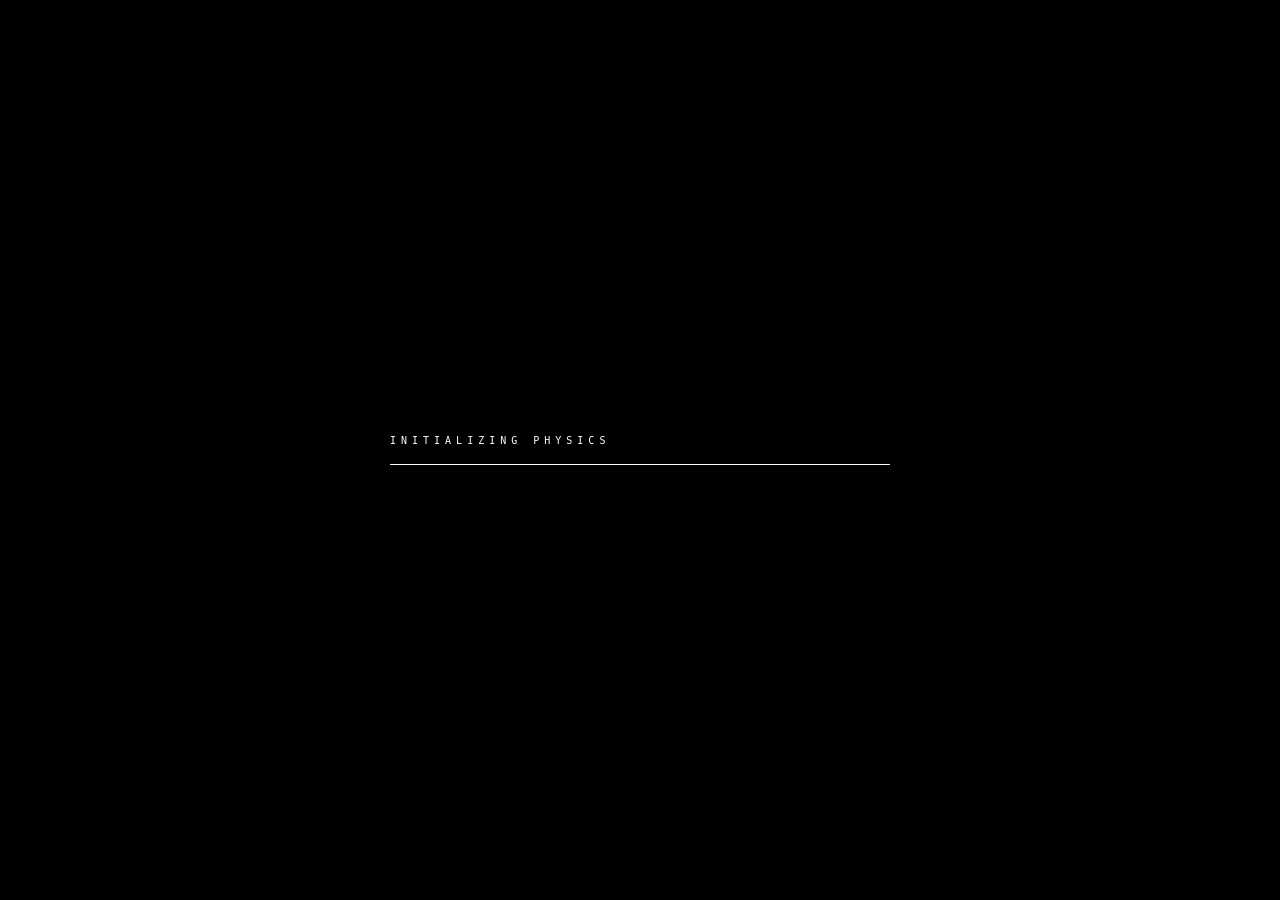
<file: visually blessing/void-machine/index.html>
<!DOCTYPE html>
<html lang="en">
<head>
<meta charset="UTF-8">
<meta name="viewport" content="width=device-width,initial-scale=1">
<title>VOID MACHINE</title>

<style>
*{box-sizing:border-box}
html,body{
    margin:0;
    width:100%;
    height:100%;
    overflow:hidden;
    background:#020204;
    color:#fff;
    font-family:Arial,Helvetica,sans-serif;
    user-select:none;
    cursor:none;
}
canvas{
    position:fixed;
    inset:0;
    width:100%;
    height:100%;
}
#world{z-index:1}
#effects{z-index:2;pointer-events:none}

#ui{
    position:fixed;
    inset:0;
    z-index:10;
    pointer-events:none;
}

#top{
    position:absolute;
    top:22px;
    left:25px;
    right:25px;
    display:flex;
    justify-content:space-between;
    font:9px monospace;
    letter-spacing:3px;
    opacity:.42;
}

#help{
    position:absolute;
    left:25px;
    bottom:24px;
    font:9px monospace;
    line-height:1.9;
    letter-spacing:2px;
    opacity:.4;
}

#stats{
    position:absolute;
    right:25px;
    bottom:24px;
    text-align:right;
    font:9px monospace;
    line-height:1.9;
    letter-spacing:2px;
    opacity:.4;
}

#mode{
    position:absolute;
    left:50%;
    top:25px;
    transform:translateX(-50%);
    font:9px monospace;
    letter-spacing:5px;
    opacity:.55;
}

#cursor{
    position:fixed;
    z-index:50;
    width:28px;
    height:28px;
    border:1px solid rgba(255,255,255,.75);
    border-radius:50%;
    transform:translate(-50%,-50%);
    pointer-events:none;
    transition:width .15s,height .15s;
    mix-blend-mode:difference;
}

#cursor.hot{
    width:55px;
    height:55px;
}

#message{
    position:absolute;
    left:50%;
    top:50%;
    transform:translate(-50%,-50%) scale(.8);
    font:11px monospace;
    letter-spacing:6px;
    opacity:0;
    white-space:nowrap;
}

#message.show{
    animation:msg 1.5s ease-out;
}

@keyframes msg{
    0%{opacity:0;transform:translate(-50%,-50%) scale(.7)}
    15%{opacity:1}
    65%{opacity:1}
    100%{opacity:0;transform:translate(-50%,-50%) scale(1.35)}
}

#boot{
    position:fixed;
    inset:0;
    z-index:100;
    background:#000;
    display:flex;
    align-items:center;
    justify-content:center;
    transition:opacity 1s;
}

#boot.done{
    opacity:0;
    pointer-events:none;
}

.bootText{
    width:min(500px,80vw);
    font:10px monospace;
    letter-spacing:5px;
}

.bar{
    height:1px;
    background:#222;
    margin-top:18px;
    overflow:hidden;
}

.bar i{
    display:block;
    height:100%;
    width:0;
    background:#fff;
    animation:boot 1.8s forwards;
}

@keyframes boot{
    100%{width:100%}
}

#flash{
    position:fixed;
    inset:0;
    z-index:80;
    background:#fff;
    opacity:0;
    pointer-events:none;
}

.flash{
    animation:flash .35s;
}

@keyframes flash{
    0%{opacity:0}
    10%{opacity:.8}
    100%{opacity:0}
}

@media(max-width:600px){
    #help{font-size:8px}
    #top{left:14px;right:14px}
    #stats{right:14px}
    #help{left:14px}
}
</style>
</head>

<body>

<canvas id="world"></canvas>
<canvas id="effects"></canvas>

<div id="ui">
    <div id="top">
        <span>VOID MACHINE // OFFLINE</span>
        <span id="clock">00:00:00</span>
    </div>

    <div id="mode">MODE // GRAB</div>

    <div id="help">
        HOLD + DRAG ........ GRAB SPACE<br>
        RIGHT CLICK ........ GRAVITY WELL<br>
        SHIFT + DRAG ....... TEAR<br>
        DOUBLE CLICK ....... IMPACT<br>
        1 2 3 4 ............ CHANGE DIMENSION<br>
        SPACE .............. DETONATE<br>
        R ................... REBUILD
    </div>

    <div id="stats">
        NODES <span id="nodes">000</span><br>
        ENERGY <span id="energy">100</span>%<br>
        DIMENSION <span id="dimension">03</span>
    </div>

    <div id="message"></div>
</div>

<div id="cursor"></div>
<div id="flash"></div>

<div id="boot">
    <div class="bootText">
        INITIALIZING PHYSICS
        <div class="bar"><i></i></div>
    </div>
</div>

<script>

/* =========================================================
   VOID MACHINE
   ---------------------------------------------------------
   No libraries.
   No external assets.
   No network.
   Everything is generated locally.
   ========================================================= */

const world = document.getElementById("world");
const effects = document.getElementById("effects");

const ctx = world.getContext("2d");
const fx = effects.getContext("2d");

let W = innerWidth;
let H = innerHeight;
let DPR = 1;

function resize(){
    W = innerWidth;
    H = innerHeight;
    DPR = Math.min(devicePixelRatio || 1,2);

    world.width = W*DPR;
    world.height = H*DPR;

    effects.width = W*DPR;
    effects.height = H*DPR;

    ctx.setTransform(DPR,0,0,DPR,0,0);
    fx.setTransform(DPR,0,0,DPR,0,0);
}

resize();
addEventListener("resize",resize);


/* =========================================================
   INPUT
   ========================================================= */

const mouse = {
    x:W/2,
    y:H/2,
    px:W/2,
    py:H/2,
    down:false,
    right:false,
    shift:false,
    dragging:false
};

addEventListener("pointermove",e=>{
    mouse.px=mouse.x;
    mouse.py=mouse.y;
    mouse.x=e.clientX;
    mouse.y=e.clientY;

    cursor.style.left=mouse.x+"px";
    cursor.style.top=mouse.y+"px";
});

addEventListener("pointerdown",e=>{
    mouse.down=true;
    mouse.shift=e.shiftKey;

    if(e.button===2){
        mouse.right=true;
        createWell(mouse.x,mouse.y);
        e.preventDefault();
    }

    if(e.button===0){
        mouse.dragging=true;
    }
});

addEventListener("pointerup",()=>{
    mouse.down=false;
    mouse.right=false;
    mouse.dragging=false;
});

addEventListener("contextmenu",e=>e.preventDefault());

let lastClick=0;

addEventListener("dblclick",e=>{
    impact(e.clientX,e.clientY);
});

addEventListener("keydown",e=>{

    if(e.code==="Space"){
        e.preventDefault();
        detonate();
    }

    if(e.key.toLowerCase()==="r"){
        rebuild();
    }

    if(["1","2","3","4"].includes(e.key)){
        setDimension(Number(e.key));
    }
});


/* =========================================================
   CURSOR
   ========================================================= */

const cursor=document.getElementById("cursor");

function cursorLoop(){

    const speed=Math.hypot(
        mouse.x-mouse.px,
        mouse.y-mouse.py
    );

    cursor.classList.toggle("hot",mouse.down || speed>15);

    requestAnimationFrame(cursorLoop);
}

cursorLoop();


/* =========================================================
   DIMENSION SYSTEM
   ========================================================= */

let dimension=3;

const dimensionNames={
    1:"LINEAR",
    2:"PLANAR",
    3:"VOLUMETRIC",
    4:"HYPER"
};

function setDimension(n){

    dimension=n;

    document.getElementById("dimension").textContent=
        String(n).padStart(2,"0");

    document.getElementById("mode").textContent=
        "DIMENSION // "+dimensionNames[n];

    say(
        n===4
        ?"THE FOURTH DIRECTION IS OPEN"
        :"DIMENSION "+n+" UNLOCKED"
    );

    /*
       Dimensional transition shock.
    */

    for(const p of particles){

        p.vx+=(Math.random()-.5)*n*2;
        p.vy+=(Math.random()-.5)*n*2;
        p.vz+=(Math.random()-.5)*n*2;
    }

    impact(W/2,H/2,n*70);
}


/* =========================================================
   PARTICLES
   ========================================================= */

const particles=[];
const COUNT=1100;

function makeParticle(){

    const a=Math.random()*Math.PI*2;
    const r=Math.pow(Math.random(),.55);

    return {
        x:Math.cos(a)*r*W*.38,
        y:Math.sin(a)*r*H*.38,
        z:(Math.random()-.5)*700,

        vx:0,
        vy:0,
        vz:(Math.random()-.5)*.5,

        size:.5+Math.random()*2,
        angle:a,
        radius:r,

        homeX:0,
        homeY:0,
        homeZ:0,

        energy:Math.random(),

        life:1
    };
}

for(let i=0;i<COUNT;i++){
    particles.push(makeParticle());
}

function rebuild(){

    particles.length=0;

    for(let i=0;i<COUNT;i++){
        particles.push(makeParticle());
    }

    wells.length=0;
    tears.length=0;

    say("SYSTEM REBUILT");

    impact(W/2,H/2,220);
}


/* =========================================================
   GRAVITY WELLS
   ========================================================= */

const wells=[];

function createWell(x,y){

    wells.push({
        x,
        y,
        strength:Math.random()>.5?1:-1,
        life:1,
        radius:90
    });

    if(wells.length>7) wells.shift();

    say("GRAVITY WELL");

    impact(x,y,80);
}


/* =========================================================
   TEAR EVENTS
   ========================================================= */

const tears=[];

function createTear(x,y){

    tears.push({
        x,
        y,
        angle:Math.random()*Math.PI,
        life:1,
        length:100+Math.random()*300
    });

    if(tears.length>12) tears.shift();
}


/* =========================================================
   IMPACT PARTICLES
   ========================================================= */

const sparks=[];

function impact(x,y,power=170){

    for(let i=0;i<power;i++){

        const a=Math.random()*Math.PI*2;
        const s=2+Math.random()*12;

        sparks.push({
            x,
            y,
            px:x,
            py:y,
            vx:Math.cos(a)*s,
            vy:Math.sin(a)*s,
            life:1,
            size:.5+Math.random()*3
        });
    }

    flash();
}


/* =========================================================
   DETONATION
   ========================================================= */

function detonate(){

    say("MASSIVE ENERGY RELEASE");

    impact(W/2,H/2,1200);

    for(const p of particles){

        const dx=p.x;
        const dy=p.y;

        const d=Math.max(30,Math.hypot(dx,dy));

        p.vx += dx/d*(15+Math.random()*20);
        p.vy += dy/d*(15+Math.random()*20);

        p.vz += (Math.random()-.5)*30;
    }

    energy=100;
}


/* =========================================================
   PHYSICS
   ========================================================= */

let energy=100;

function physics(){

    /*
       The cursor itself behaves like a movable
       gravitational disturbance.
    */

    const cursorStrength=
        mouse.down
        ? 1.8
        : .35;

    for(const p of particles){

        /* dimensional warp */

        const dx=p.x-mouse.x+W/2;
        const dy=p.y-mouse.y+H/2;

        const d=Math.max(20,Math.hypot(dx,dy));

        if(d<260){

            const force=
                (1-d/260)*
                cursorStrength*
                (mouse.down ? -1 : 1);

            p.vx += dx/d*force;
            p.vy += dy/d*force;
        }

        /* gravity wells */

        for(const w of wells){

            const wx=w.x-W/2;
            const wy=w.y-H/2;

            const qx=wx-p.x;
            const qy=wy-p.y;

            const dist=Math.max(20,Math.hypot(qx,qy));

            if(dist<500){

                const force=
                    w.strength*
                    (1-dist/500)*
                    2.2;

                p.vx += qx/dist*force;
                p.vy += qy/dist*force;
            }
        }

        /* dimensional behavior */

        if(dimension===1){

            p.vy*=.82;

        }else if(dimension===2){

            p.vz*=.5;

        }else if(dimension===4){

            const hyper=
                Math.sin(
                    p.x*.01+
                    p.y*.008+
                    performance.now()*.001
                );

            p.vx += hyper*.06;
            p.vy += Math.cos(hyper)*.06;
            p.vz += Math.sin(hyper)*.08;
        }

        /* dragging the entire universe */

        if(mouse.dragging && mouse.shift){

            const dx=mouse.x-mouse.px;
            const dy=mouse.y-mouse.py;

            p.vx+=dx*.035;
            p.vy+=dy*.035;

            createTear(mouse.x,mouse.y);
        }

        p.x+=p.vx;
        p.y+=p.vy;
        p.z+=p.vz;

        p.vx*=.985;
        p.vy*=.985;
        p.vz*=.985;

        /*
           Slowly restore particles toward their
           procedural orbital positions.
        */

        const a=p.angle+performance.now()*.00015;
        const targetR=p.radius;

        const tx=
            Math.cos(a)*
            targetR*
            W*.38;

        const ty=
            Math.sin(a)*
            targetR*
            H*.38;

        p.vx+=(tx-p.x)*.00008;
        p.vy+=(ty-p.y)*.00008;

        if(Math.abs(p.x)>W*2) p.x*=.5;
        if(Math.abs(p.y)>H*2) p.y*=.5;
    }
}


/* =========================================================
   PROJECTED MACHINE
   ========================================================= */

const rings=9;
const sides=18;

function project(x,y,z){

    const f=650;
    const zz=z+1000;

    return {
        x:W/2+x*f/zz,
        y:H/2+y*f/zz,
        s:f/zz
    };
}

function rotate3D(x,y,z,rx,ry,rz){

    /* X */
    let cy=Math.cos(rx);
    let sy=Math.sin(rx);

    let y1=y*cy-z*sy;
    let z1=y*sy+z*cy;

    /* Y */
    let cx=Math.cos(ry);
    let sx=Math.sin(ry);

    let x2=x*cx+z1*sx;
    let z2=-x*sx+z1*cx;

    /* Z */
    let cz=Math.cos(rz);
    let sz=Math.sin(rz);

    return {
        x:x2*cz-y1*sz,
        y:x2*sz+y1*cz,
        z:z2
    };
}

function drawMachine(t){

    const rx=
        t*.00035+
        (mouse.y/H-.5)*1.5;

    const ry=
        t*.00052+
        (mouse.x/W-.5)*2;

    const rz=t*.00012;

    const points=[];

    for(let r=0;r<rings;r++){

        const ringR=
            70+
            r*42+
            Math.sin(t*.002+r)*15;

        const z=
            (r-(rings-1)/2)*75;

        for(let i=0;i<sides;i++){

            const a=
                i/sides*Math.PI*2+
                t*.00025*(r%2?-1:1);

            /*
               Actual deformation.

               The mouse doesn't just rotate the thing:
               it changes the geometry.
            */

            const distance=
                Math.hypot(
                    mouse.x-W/2,
                    mouse.y-H/2
                );

            const deformation=
                Math.sin(
                    a*3+
                    t*.003+
                    distance*.01
                )*
                (dimension===4?70:25);

            let p=rotate3D(
                Math.cos(a)*(ringR+deformation),
                Math.sin(a)*(ringR+deformation),
                z+
                Math.sin(a*2+t*.002)*30,
                rx,ry,rz
            );

            points.push(project(p.x,p.y,p.z));
        }
    }

    /*
       Connections.
    */

    for(let r=0;r<rings;r++){

        for(let i=0;i<sides;i++){

            const a=r*sides+i;
            const b=r*sides+(i+1)%sides;

            line(points[a],points[b],r,i);
        }

        if(r<rings-1){

            for(let i=0;i<sides;i+=2){

                const a=r*sides+i;
                const b=(r+1)*sides+
                    ((i+(dimension===4?5:2))%sides);

                line(points[a],points[b],r,i);
            }
        }
    }

    /*
       Center iris.
    */

    drawIris(t);
}

function line(a,b,r,i){

    ctx.beginPath();
    ctx.moveTo(a.x,a.y);
    ctx.lineTo(b.x,b.y);

    const pulse=
        .3+
        Math.sin(
            performance.now()*.004+
            r*.8+
            i
        )*.2;

    ctx.lineWidth=.35+(r===4?1:0);

    ctx.strokeStyle=
        `rgba(255,255,255,${Math.max(.04,pulse)})`;

    ctx.stroke();
}


/* =========================================================
   IRIS
   ========================================================= */

function drawIris(t){

    const cx=W/2;
    const cy=H/2;

    for(let i=0;i<70;i++){

        const a=
            i*.618+
            t*.0005*
            (i%2?1:-1);

        const r=
            15+
            i*1.7+
            Math.sin(t*.003+i)*8;

        const x=cx+Math.cos(a)*r;
        const y=cy+Math.sin(a)*r;

        ctx.beginPath();
        ctx.moveTo(cx,cy);
        ctx.lineTo(x,y);

        ctx.strokeStyle=
            `rgba(255,255,255,${.03+i/2500})`;

        ctx.lineWidth=.5;

        ctx.stroke();
    }

    const g=ctx.createRadialGradient(
        cx,cy,0,
        cx,cy,130
    );

    g.addColorStop(0,"rgba(255,255,255,.95)");
    g.addColorStop(.015,"rgba(255,255,255,.8)");
    g.addColorStop(.04,"rgba(255,255,255,.15)");
    g.addColorStop(.15,"rgba(255,255,255,.03)");
    g.addColorStop(1,"rgba(255,255,255,0)");

    ctx.fillStyle=g;
    ctx.beginPath();
    ctx.arc(cx,cy,130,0,Math.PI*2);
    ctx.fill();
}


/* =========================================================
   PARTICLE RENDERING
   ========================================================= */

function drawParticles(){

    for(const p of particles){

        /*
           Fake depth.
        */

        const scale=
            600/
            Math.max(300,p.z+900);

        const x=
            W/2+
            p.x*scale;

        const y=
            H/2+
            p.y*scale;

        if(x<-20||x>W+20||y<-20||y>H+20)
            continue;

        const size=
            Math.max(.25,p.size*scale*2);

        ctx.beginPath();
        ctx.arc(x,y,size,0,Math.PI*2);

        const alpha=
            Math.min(.8,.12+scale*.4);

        ctx.fillStyle=
            `rgba(220,235,255,${alpha})`;

        ctx.fill();
    }
}


/* =========================================================
   ENERGY RINGS
   ========================================================= */

function drawRings(t){

    const cx=W/2;
    const cy=H/2;

    for(let i=0;i<16;i++){

        const r=
            90+
            i*32+
            Math.sin(t*.001+i)*15;

        ctx.save();

        ctx.translate(cx,cy);

        ctx.rotate(
            t*.0004*(i%2?1:-1)+
            i
        );

        ctx.scale(
            1,
            .2+
            Math.sin(t*.001+i)*.08
        );

        ctx.beginPath();

        ctx.arc(0,0,r,0,Math.PI*2);

        ctx.strokeStyle=
            `rgba(255,255,255,${i===7?.22:.045})`;

        ctx.lineWidth=i===7?1:.3;

        ctx.stroke();

        ctx.restore();
    }
}


/* =========================================================
   SPARKS
   ========================================================= */

function drawSparks(){

    for(let i=sparks.length-1;i>=0;i--){

        const s=sparks[i];

        s.px=s.x;
        s.py=s.y;

        s.x+=s.vx;
        s.y+=s.vy;

        s.vx*=.97;
        s.vy*=.97;

        s.life-=.018;

        if(s.life<=0){
            sparks.splice(i,1);
            continue;
        }

        fx.beginPath();
        fx.moveTo(s.px,s.py);
        fx.lineTo(s.x,s.y);

        fx.lineWidth=s.size*s.life;

        fx.strokeStyle=
            `rgba(255,255,255,${s.life})`;

        fx.stroke();
    }
}


/* =========================================================
   TEARS
   ========================================================= */

function drawTears(){

    for(let i=tears.length-1;i>=0;i--){

        const t=tears[i];

        t.life-=.012;

        if(t.life<=0){
            tears.splice(i,1);
            continue;
        }

        const dx=Math.cos(t.angle)*t.length;
        const dy=Math.sin(t.angle)*t.length;

        fx.beginPath();

        fx.moveTo(
            t.x-dx*t.life,
            t.y-dy*t.life
        );

        fx.lineTo(
            t.x+dx*t.life,
            t.y+dy*t.life
        );

        fx.lineWidth=
            1+
            t.life*2;

        fx.strokeStyle=
            `rgba(255,255,255,${t.life*.7})`;

        fx.stroke();
    }
}


/* =========================================================
   WELLS
   ========================================================= */

function drawWells(t){

    for(let i=wells.length-1;i>=0;i--){

        const w=wells[i];

        w.life-=.0008;

        if(w.life<=0){
            wells.splice(i,1);
            continue;
        }

        fx.save();

        fx.translate(w.x,w.y);

        for(let j=0;j<5;j++){

            const r=
                w.radius+
                j*20+
                Math.sin(t*.004+j)*8;

            fx.beginPath();

            fx.arc(
                0,
                0,
                r,
                0,
                Math.PI*2
            );

            fx.strokeStyle=
                `rgba(255,255,255,${.05*w.life})`;

            fx.lineWidth=.6;

            fx.stroke();
        }

        fx.restore();
    }
}


/* =========================================================
   FEEDBACK
   ========================================================= */

function say(text){

    const m=document.getElementById("message");

    m.textContent=text;
    m.classList.remove("show");

    void m.offsetWidth;

    m.classList.add("show");
}

function flash(){

    const f=document.getElementById("flash");

    f.classList.remove("flash");

    void f.offsetWidth;

    f.classList.add("flash");
}


/* =========================================================
   CAMERA DISTORTION
   ========================================================= */

function camera(){

    /*
       Tiny camera movement caused by cursor velocity.
    */

    const vx=mouse.x-mouse.px;
    const vy=mouse.y-mouse.py;

    const amount=
        Math.min(8,Math.hypot(vx,vy)*.15);

    ctx.save();

    ctx.translate(
        (mouse.x-W/2)*-.008*amount,
        (mouse.y-H/2)*-.008*amount
    );

    ctx.rotate(
        vx*.00015
    );
}


/* =========================================================
   MAIN LOOP
   ========================================================= */

let start=performance.now();

function loop(t){

    /*
       Long persistence gives the world a physical trail.
    */

    ctx.fillStyle="rgba(0,0,3,.18)";
    ctx.fillRect(0,0,W,H);

    physics();

    camera();

    drawParticles();
    drawRings(t);
    drawMachine(t);

    ctx.restore();

    fx.clearRect(0,0,W,H);

    drawSparks();
    drawTears();
    drawWells(t);

    /*
       UI telemetry.
    */

    document.getElementById("nodes").textContent=
        String(particles.length).padStart(3,"0");

    energy=Math.max(
        0,
        Math.min(
            100,
            energy+
            (mouse.down?-0.025:.012)
        )
    );

    document.getElementById("energy").textContent=
        String(Math.floor(energy)).padStart(3,"0");

    const elapsed=t-start;

    const hh=Math.floor(elapsed/3600000);
    const mm=Math.floor(elapsed/60000)%60;
    const ss=Math.floor(elapsed/1000)%60;

    document.getElementById("clock").textContent=
        [hh,mm,ss]
        .map(v=>String(v).padStart(2,"0"))
        .join(":");

    requestAnimationFrame(loop);
}

requestAnimationFrame(loop);


/* =========================================================
   BOOT
   ========================================================= */

setTimeout(()=>{
    document.getElementById("boot").classList.add("done");
    say("TOUCH THE MACHINE");
},2200);


/* =========================================================
   EASTER EGG:
   Hold the mouse almost perfectly still over the core.
   ========================================================= */

let stillSince=performance.now();

addEventListener("pointermove",()=>{
    stillSince=performance.now();
});

setInterval(()=>{

    if(
        performance.now()-stillSince>4500 &&
        Math.hypot(
            mouse.x-W/2,
            mouse.y-H/2
        )<120
    ){

        say("IT IS LOOKING BACK");

        impact(W/2,H/2,40);

        stillSince=performance.now()+100000;
    }

},500);

</script>
</body>
</html>
</file>
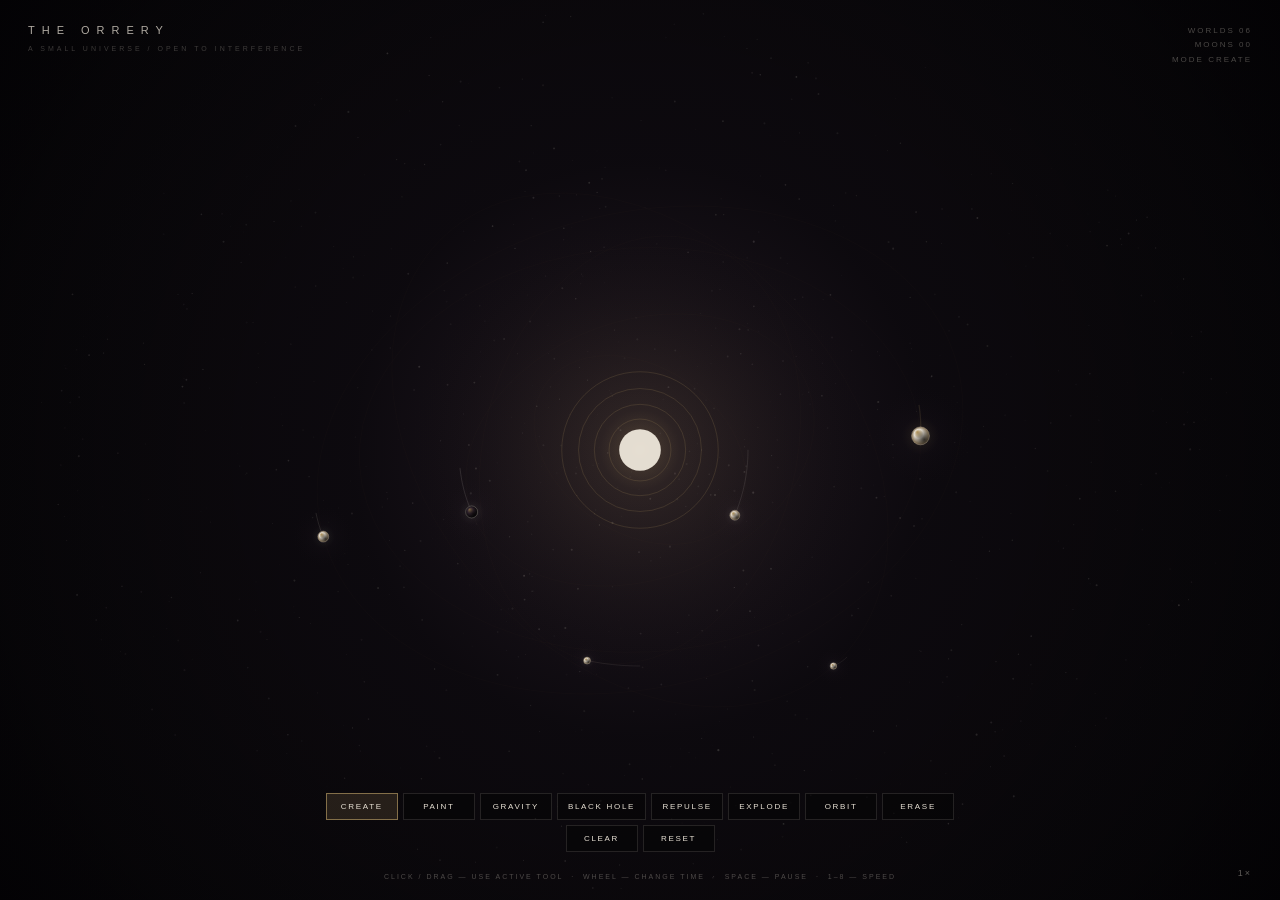
<file: visually-blessing/the-orrery/index.html>
<!DOCTYPE html>
<html lang="en">
<head>
<meta charset="UTF-8">
<meta name="viewport" content="width=device-width,initial-scale=1.0">
<title>The Orrery</title>

<style>
*{
    box-sizing:border-box;
    margin:0;
    padding:0;
}

html,body{
    width:100%;
    height:100%;
    overflow:hidden;
    background:#020203;
}

body{
    user-select:none;
}

canvas{
    position:fixed;
    inset:0;
    width:100%;
    height:100%;
    display:block;
    cursor:crosshair;
}

#ui{
    position:fixed;
    inset:0;
    pointer-events:none;
    color:#E8E1D5;
    font-family:Arial,Helvetica,sans-serif;
}

#brand{
    position:absolute;
    top:24px;
    left:28px;
    font-size:11px;
    letter-spacing:7px;
    opacity:.75;
}

#descriptor{
    position:absolute;
    top:45px;
    left:28px;
    font-size:7px;
    letter-spacing:3px;
    opacity:.24;
}

#stats{
    position:absolute;
    top:24px;
    right:28px;
    text-align:right;
    font-size:8px;
    line-height:1.8;
    letter-spacing:2px;
    opacity:.3;
}

#tools{
    position:absolute;
    left:50%;
    bottom:48px;
    transform:translateX(-50%);
    pointer-events:auto;
    display:flex;
    gap:5px;
    flex-wrap:wrap;
    justify-content:center;
    max-width:900px;
}

.tool{
    appearance:none;
    border:1px solid rgba(232,225,213,.13);
    background:rgba(5,5,6,.48);
    color:#E8E1D5;
    padding:8px 10px;
    min-width:72px;
    font:8px Arial,sans-serif;
    letter-spacing:1.7px;
    cursor:pointer;
    transition:
        background .18s,
        border-color .18s,
        opacity .18s;
}

.tool:hover{
    border-color:rgba(183,154,99,.5);
}

.tool.active{
    background:rgba(183,154,99,.16);
    border-color:rgba(183,154,99,.65);
}

#instructions{
    position:absolute;
    left:50%;
    bottom:20px;
    transform:translateX(-50%);
    white-space:nowrap;
    font-size:7px;
    letter-spacing:2px;
    opacity:.3;
}

#time{
    position:absolute;
    right:28px;
    bottom:22px;
    font-size:9px;
    letter-spacing:2px;
    opacity:.4;
}

#event{
    position:absolute;
    left:50%;
    top:50%;
    transform:translate(-50%,-50%);
    font-size:9px;
    letter-spacing:8px;
    opacity:0;
    transition:opacity .2s;
}

#event.show{
    opacity:.65;
}

@media(max-width:800px){

    #tools{
        max-width:95vw;
        bottom:54px;
    }

    .tool{
        min-width:64px;
        padding:7px 7px;
        font-size:7px;
    }

    #instructions{
        display:none;
    }

    #stats{
        top:20px;
        right:18px;
    }

    #brand{
        top:20px;
        left:18px;
    }
}
</style>
</head>

<body>

<canvas id="canvas"></canvas>

<div id="ui">

    <div id="brand">THE ORRERY</div>

    <div id="descriptor">
        A SMALL UNIVERSE / OPEN TO INTERFERENCE
    </div>

    <div id="stats">
        WORLDS <span id="worlds">00</span><br>
        MOONS <span id="moons">00</span><br>
        MODE <span id="mode">CREATE</span>
    </div>

    <div id="tools">

        <button class="tool active" data-mode="create">
            CREATE
        </button>

        <button class="tool" data-mode="paint">
            PAINT
        </button>

        <button class="tool" data-mode="gravity">
            GRAVITY
        </button>

        <button class="tool" data-mode="blackhole">
            BLACK HOLE
        </button>

        <button class="tool" data-mode="repulse">
            REPULSE
        </button>

        <button class="tool" data-mode="explode">
            EXPLODE
        </button>

        <button class="tool" data-mode="orbit">
            ORBIT
        </button>

        <button class="tool" data-mode="erase">
            ERASE
        </button>

        <button class="tool" id="clear">
            CLEAR
        </button>

        <button class="tool" id="reset">
            RESET
        </button>

    </div>

    <div id="instructions">
        CLICK / DRAG — USE ACTIVE TOOL &nbsp;·&nbsp;
        WHEEL — CHANGE TIME &nbsp;·&nbsp;
        SPACE — PAUSE &nbsp;·&nbsp;
        1–8 — SPEED
    </div>

    <div id="time">
        <span id="speed">1×</span>
    </div>

    <div id="event"></div>

</div>


<script>

/* =========================================================
   CANVAS
========================================================= */

const canvas=document.getElementById("canvas");

const ctx=canvas.getContext("2d",{
    alpha:false,
    desynchronized:true
});

let W=innerWidth;
let H=innerHeight;
let DPR=1;

function resize(){

    DPR=Math.min(
        window.devicePixelRatio||1,
        2
    );

    W=innerWidth;
    H=innerHeight;

    canvas.width=Math.floor(W*DPR);
    canvas.height=Math.floor(H*DPR);

    ctx.setTransform(
        DPR,0,0,DPR,0,0
    );

    resetUniverse();
}

addEventListener("resize",resize);


/* =========================================================
   PALETTE
========================================================= */

const IVORY="#E8E1D5";
const BRASS="#B79A63";
const BRONZE="#786344";
const AUBERGINE="#30232F";
const BLACK="#020203";


/* =========================================================
   PHYSICS CONSTANTS
========================================================= */

/*
   This is intentionally much stronger than before.

   MU = G * star mass

   At ~250px:
       orbital speed ≈ sqrt(MU/r)

   This produces visible orbital motion.
*/

const STAR_MU=240000;

const BODY_G=.00012;

const SOFTENING=35;


/* =========================================================
   TIME
========================================================= */

const SPEEDS=[
    .1,
    .25,
    .5,
    1,
    10,
    100,
    1000,
    10000
];

let speedIndex=3;
let timeScale=SPEEDS[speedIndex];

let paused=false;


/* =========================================================
   WORLD
========================================================= */

const star={
    x:0,
    y:0,
    radius:21
};

let bodies=[];
let particles=[];
let effects=[];

let age=0;

let activeMode="create";


/* =========================================================
   MOUSE
========================================================= */

const mouse={
    x:W/2,
    y:H/2,
    px:W/2,
    py:H/2,

    down:false,

    moved:false,

    downX:0,
    downY:0,

    lastPaint:0
};


/* =========================================================
   UTILITY
========================================================= */

function clamp(v,a,b){
    return Math.max(a,Math.min(b,v));
}

function rand(a,b){
    return a+
        Math.random()*(b-a);
}

function distance(ax,ay,bx,by){
    return Math.hypot(
        bx-ax,
        by-ay
    );
}

function showEvent(text){

    const el=
        document.getElementById("event");

    el.textContent=text;

    el.classList.add("show");

    clearTimeout(showEvent.timer);

    showEvent.timer=
        setTimeout(()=>{
            el.classList.remove("show");
        },600);
}


/* =========================================================
   PARTICLES
========================================================= */

function createParticles(){

    particles=[];

    const radius=
        Math.min(W,H)*.68;

    for(let i=0;i<1100;i++){

        const a=
            Math.random()*
            Math.PI*2;

        const r=
            Math.pow(
                Math.random(),
                .72
            )*radius;

        particles.push({

            x:
                star.x+
                Math.cos(a)*r,

            y:
                star.y+
                Math.sin(a)*r*.72,

            vx:
                -Math.sin(a)*
                rand(.015,.07),

            vy:
                Math.cos(a)*
                rand(.015,.07),

            size:
                rand(.2,1.1),

            alpha:
                rand(.035,.18),

            phase:
                Math.random()*
                Math.PI*2
        });
    }
}


/* =========================================================
   PLANET
========================================================= */

const palettes=[

    [IVORY,BRONZE,AUBERGINE],

    [BRASS,BRONZE,AUBERGINE],

    [BRONZE,AUBERGINE,BLACK],

    [BRASS,IVORY,BRONZE],

    [AUBERGINE,BRONZE,BLACK]
];


function makePlanet(
    x,
    y,
    vx,
    vy,
    mass,
    radius
){

    return{

        x,
        y,

        vx,
        vy,

        mass,
        radius,

        palette:
            palettes[
                Math.floor(
                    Math.random()*
                    palettes.length
                )
            ],

        rotation:
            Math.random()*
            Math.PI*2,

        spin:
            rand(-.006,.006),

        phase:
            Math.random()*
            Math.PI*2,

        ring:
            radius>6 &&
            Math.random()<.25,

        moon:false,

        trail:[],
        age:0
    };
}


/* =========================================================
   INITIAL SYSTEM
========================================================= */

function resetUniverse(){

    star.x=W*.5;
    star.y=H*.5;

    bodies=[];
    effects=[];

    age=0;

    const s=
        Math.min(W,H);

    /*
       Deliberately energetic system.
    */

    const data=[

        [.12,.00,0,.90,22,5],

        [-.20,.02,0,-.78,35,6],

        [.00,.24,-.72,0,13,3.5],

        [.31,-.05,.06,.66,70,9],

        [-.36,.07,-.04,-.57,27,5.5],

        [.23,.23,-.48,.35,13,3.3]

    ];

    for(const d of data){

        /*
           Calculate velocities from the
           actual star field rather than using
           arbitrary tiny values.
        */

        const px=
            star.x+d[0]*s;

        const py=
            star.y+d[1]*s;

        const r=
            Math.hypot(
                px-star.x,
                py-star.y
            );

        const orbital=
            Math.sqrt(
                STAR_MU/
                Math.max(r,80)
            );

        const angle=
            Math.atan2(
                py-star.y,
                px-star.x
            );

        /*
           Tangential direction.
        */

        const tx=
            -Math.sin(angle);

        const ty=
            Math.cos(angle);

        bodies.push(
            makePlanet(
                px,
                py,

                tx*
                    orbital*
                    (d[3]||1),

                ty*
                    orbital*
                    (d[3]||1),

                d[4],
                d[5]
            )
        );
    }

    createParticles();

    updateUI();
}


/* =========================================================
   SPEED
========================================================= */

function setSpeed(index){

    speedIndex=
        clamp(
            index,
            0,
            SPEEDS.length-1
        );

    timeScale=
        SPEEDS[speedIndex];

    paused=false;

    document.getElementById("speed")
        .textContent=
        timeScale>=1000
        ?(timeScale/1000)+"K×"
        :timeScale+"×";
}


function faster(){

    setSpeed(speedIndex+1);
}


function slower(){

    setSpeed(speedIndex-1);
}


/* =========================================================
   TOOLS
========================================================= */

document.querySelectorAll(".tool[data-mode]")
    .forEach(button=>{

        button.addEventListener(
            "click",
            ()=>{

                activeMode=
                    button.dataset.mode;

                document
                    .querySelectorAll(
                        ".tool[data-mode]"
                    )
                    .forEach(b=>
                        b.classList.remove(
                            "active"
                        )
                    );

                button.classList.add("active");

                document.getElementById("mode")
                    .textContent=
                    activeMode
                    .replace(
                        /^./,
                        c=>c.toUpperCase()
                    );
            }
        );
    });


document.getElementById("clear")
    .addEventListener(
        "click",
        ()=>{

            bodies=[];
            effects=[];

            showEvent("CLEARED");
        }
    );


document.getElementById("reset")
    .addEventListener(
        "click",
        ()=>{

            resetUniverse();

            showEvent("RESET");
        }
    );


/* =========================================================
   POINTER
========================================================= */

addEventListener("pointermove",e=>{

    mouse.px=mouse.x;
    mouse.py=mouse.y;

    mouse.x=e.clientX;
    mouse.y=e.clientY;

    if(mouse.down){

        mouse.moved=
            distance(
                mouse.x,
                mouse.y,
                mouse.downX,
                mouse.downY
            )>6;

        /*
           PAINT continuously creates worlds.
        */

        if(
            activeMode==="paint" &&
            performance.now()-
            mouse.lastPaint>65
        ){

            createPlanetAt(
                mouse.x,
                mouse.y
            );

            mouse.lastPaint=
                performance.now();
        }
    }
});


addEventListener("pointerdown",e=>{

    mouse.down=true;

    mouse.moved=false;

    mouse.downX=e.clientX;
    mouse.downY=e.clientY;

});


addEventListener("pointerup",e=>{

    /*
       Tools that use click.
    */

    if(!mouse.moved){

        executeTool(
            e.clientX,
            e.clientY
        );
    }

    mouse.down=false;
    mouse.moved=false;
});


addEventListener("pointercancel",()=>{

    mouse.down=false;
    mouse.moved=false;

});


/* =========================================================
   TOOL EXECUTION
========================================================= */

function executeTool(x,y){

    switch(activeMode){

        case "create":
            createPlanetAt(x,y);
            break;

        case "explode":
            explosion(x,y);
            break;

        case "orbit":
            orbitalImpulse(x,y);
            break;

        case "erase":
            eraseAt(x,y);
            break;
    }
}


/* =========================================================
   CREATE
========================================================= */

function createPlanetAt(x,y){

    const dx=x-star.x;
    const dy=y-star.y;

    const r=
        Math.max(
            70,
            Math.hypot(dx,dy)
        );

    const angle=
        Math.atan2(dy,dx);

    const orbital=
        Math.sqrt(
            STAR_MU/r
        );

    const direction=
        Math.random()<.5
        ?1
        :-1;

    const speed=
        orbital*
        rand(.72,1.28);

    const mass=
        rand(7,32);

    const radius=
        2.8+
        Math.sqrt(mass)*.65;

    bodies.push(

        makePlanet(

            x,
            y,

            -Math.sin(angle)*
                speed*
                direction,

            Math.cos(angle)*
                speed*
                direction,

            mass,
            radius
        )
    );

    effects.push({

        type:"birth",

        x,
        y,

        r:2,

        max:55,

        life:1
    });

    showEvent("NEW WORLD");
}


/* =========================================================
   GRAVITY
========================================================= */

function applyGravityTool(){

    if(!mouse.down || !mouse.moved)
        return;

    const x=mouse.x;
    const y=mouse.y;

    const dxMove=
        mouse.x-mouse.px;

    const dyMove=
        mouse.y-mouse.py;

    /*
       Different tools have different strengths.
    */

    let strength=0;

    if(activeMode==="gravity")
        strength=95000;

    if(activeMode==="blackhole")
        strength=450000;

    if(activeMode==="repulse")
        strength=-120000;

    if(!strength)
        return;


    for(const b of bodies){

        let dx=x-b.x;
        let dy=y-b.y;

        const r2=
            dx*dx+
            dy*dy+
            500;

        const r=
            Math.sqrt(r2);

        /*
           Strong inverse-square field.
        */

        const force=
            strength/
            r2;

        b.vx+=
            dx/r*
            force;

        b.vy+=
            dy/r*
            force;
    }


    /*
       The cursor also has visible motion trails.
    */

    effects.push({

        type:
            activeMode,

        x,
        y,

        dx:dxMove,
        dy:dyMove,

        r:
            activeMode==="blackhole"
            ?75
            :55,

        life:1
    });
}


/* =========================================================
   EXPLOSION
========================================================= */

function explosion(x,y){

    const radius=260;

    for(const b of bodies){

        const dx=b.x-x;
        const dy=b.y-y;

        const r=
            Math.max(
                20,
                Math.hypot(dx,dy)
            );

        if(r>radius)
            continue;

        const power=
            (1-r/radius)*
            5;

        b.vx+=
            dx/r*
            power;

        b.vy+=
            dy/r*
            power;
    }


    /*
       Explosion particles.
    */

    for(let i=0;i<55;i++){

        const a=
            Math.random()*
            Math.PI*2;

        const r=
            Math.random()*12;

        effects.push({

            type:"debris",

            x:x+
                Math.cos(a)*r,

            y:y+
                Math.sin(a)*r,

            vx:
                Math.cos(a)*
                rand(1,5),

            vy:
                Math.sin(a)*
                rand(1,5),

            r:1+
                Math.random()*2,

            life:1
        });
    }

    effects.push({

        type:"explosion",

        x,
        y,

        r:5,

        max:radius*.65,

        life:1
    });

    showEvent("EXPLOSION");
}


/* =========================================================
   ORBITAL IMPULSE
========================================================= */

function orbitalImpulse(x,y){

    const radius=220;

    for(const b of bodies){

        const dx=b.x-x;
        const dy=b.y-y;

        const r=
            Math.max(
                20,
                Math.hypot(dx,dy)
            );

        if(r>radius)
            continue;

        const influence=
            1-r/radius;

        /*
           Rotate velocity by injecting
           tangential momentum.
        */

        const tx=-dy/r;
        const ty=dx/r;

        const amount=
            influence*
            4.5;

        b.vx+=tx*amount;
        b.vy+=ty*amount;
    }

    effects.push({

        type:"orbit",

        x,
        y,

        r:5,

        max:radius,

        life:1
    });

    showEvent("ORBITAL IMPULSE");
}


/* =========================================================
   ERASE
========================================================= */

function eraseAt(x,y){

    let closest=-1;
    let best=Infinity;

    for(let i=0;i<bodies.length;i++){

        const b=bodies[i];

        const d=
            distance(
                x,y,
                b.x,b.y
            );

        if(
            d<
            Math.max(
                30,
                b.radius*3
            ) &&
            d<best
        ){

            best=d;
            closest=i;
        }
    }

    if(closest>=0){

        const b=bodies[closest];

        effects.push({

            type:"erase",

            x:b.x,
            y:b.y,

            r:2,

            max:45,

            life:1
        });

        bodies.splice(
            closest,
            1
        );

        showEvent("DESTROYED");
    }
}


/* =========================================================
   BODY GRAVITY
========================================================= */

function bodyGravity(dt){

    for(let i=0;i<bodies.length;i++){

        const a=bodies[i];

        for(let j=i+1;j<bodies.length;j++){

            const b=bodies[j];

            const dx=b.x-a.x;
            const dy=b.y-a.y;

            const r2=
                dx*dx+
                dy*dy+
                SOFTENING*SOFTENING;

            const r=
                Math.sqrt(r2);

            const force=
                BODY_G*
                a.mass*
                b.mass/
                r2;

            a.vx+=
                dx/r*
                force/a.mass*
                dt;

            a.vy+=
                dy/r*
                force/a.mass*
                dt;

            b.vx-=
                dx/r*
                force/b.mass*
                dt;

            b.vy-=
                dy/r*
                force/b.mass*
                dt;
        }
    }
}


/* =========================================================
   STAR GRAVITY
========================================================= */

function starGravity(dt){

    for(const b of bodies){

        const dx=
            star.x-b.x;

        const dy=
            star.y-b.y;

        const r2=
            dx*dx+
            dy*dy+
            80*80;

        const r=
            Math.sqrt(r2);

        /*
           THIS is the primary solar gravity.

           Acceleration:
               a = MU / r²
        */

        const acceleration=
            STAR_MU/r2;

        b.vx+=
            dx/r*
            acceleration*
            dt;

        b.vy+=
            dy/r*
            acceleration*
            dt;
    }
}


/* =========================================================
   INTEGRATION
========================================================= */

function integrate(dt){

    for(const b of bodies){

        b.x+=b.vx*dt;
        b.y+=b.vy*dt;

        b.age+=dt;

        b.rotation+=
            b.spin*dt;


        /*
           Trail.
        */

        if(
            b.trail.length===0 ||
            distance(
                b.x,
                b.y,
                b.trail[
                    b.trail.length-1
                ].x,
                b.trail[
                    b.trail.length-1
                ].y
            )>3
        ){

            b.trail.push({
                x:b.x,
                y:b.y
            });

            if(b.trail.length>70)
                b.trail.shift();
        }
    }
}


/* =========================================================
   COLLISIONS
========================================================= */

function collisions(){

    for(
        let i=bodies.length-1;
        i>=0;
        i--
    ){

        for(
            let j=i-1;
            j>=0;
            j--
        ){

            const a=bodies[i];
            const b=bodies[j];

            const d=
                distance(
                    a.x,a.y,
                    b.x,b.y
                );

            if(
                d<
                (a.radius+b.radius)*.82
            ){

                merge(i,j);

                break;
            }
        }
    }
}


function merge(i,j){

    const a=bodies[i];
    const b=bodies[j];

    const total=
        a.mass+b.mass;

    const x=
        (
            a.x*a.mass+
            b.x*b.mass
        )/total;

    const y=
        (
            a.y*a.mass+
            b.y*b.mass
        )/total;

    const vx=
        (
            a.vx*a.mass+
            b.vx*b.mass
        )/total;

    const vy=
        (
            a.vy*a.mass+
            b.vy*b.mass
        )/total;

    const energy=
        Math.hypot(
            a.vx-b.vx,
            a.vy-b.vy
        );

    const survivor=
        a.mass>=b.mass
        ?a
        :b;

    survivor.x=x;
    survivor.y=y;

    survivor.vx=vx;
    survivor.vy=vy;

    survivor.mass=total;

    survivor.radius=
        Math.min(
            28,
            Math.sqrt(
                a.radius*a.radius+
                b.radius*b.radius
            )
        );

    survivor.ring=
        survivor.ring||
        total>45;


    effects.push({

        type:"collision",

        x,
        y,

        r:2,

        max:
            clamp(
                35+
                energy*20+
                total*.3,
                35,
                150
            ),

        life:1
    });


    /*
       Debris.
    */

    for(let k=0;k<12;k++){

        const angle=
            Math.random()*
            Math.PI*2;

        const s=
            rand(.5,2)+
            energy*.25;

        effects.push({

            type:"debris",

            x,
            y,

            vx:
                Math.cos(angle)*s,

            vy:
                Math.sin(angle)*s,

            r:
                rand(.5,1.8),

            life:1
        });
    }


    /*
       Remove smaller object.
    */

    const remove=
        survivor===a
        ?j
        :i;

    bodies.splice(
        remove,
        1
    );

    showEvent("COLLISION");
}


/* =========================================================
   STAR ABSORPTION
========================================================= */

function absorb(){

    for(
        let i=bodies.length-1;
        i>=0;
        i--
    ){

        const b=bodies[i];

        const d=
            distance(
                b.x,b.y,
                star.x,star.y
            );

        if(
            d<
            star.radius+
            b.radius*.45
        ){

            effects.push({

                type:"star",

                x:b.x,
                y:b.y,

                r:4,

                max:100,

                life:1
            });

            bodies.splice(i,1);

            showEvent("ABSORBED");
        }
    }
}


/* =========================================================
   PARTICLE PHYSICS
========================================================= */

function particlePhysics(dt){

    for(const p of particles){

        const dx=
            star.x-p.x;

        const dy=
            star.y-p.y;

        const r2=
            dx*dx+
            dy*dy+
            3000;

        const r=
            Math.sqrt(r2);

        const force=
            STAR_MU/
            r2;

        p.vx+=
            dx/r*
            force*
            dt*
            .06;

        p.vy+=
            dy/r*
            force*
            dt*
            .06;


        /*
           Orbital curl.
        */

        p.vx+=
            -dy/r*
            .0008*
            dt;

        p.vy+=
            dx/r*
            .0008*
            dt;


        /*
           Tool field also affects dust.
        */

        if(
            mouse.down &&
            mouse.moved &&
            (
                activeMode==="gravity"||
                activeMode==="blackhole"||
                activeMode==="repulse"
            )
        ){

            let dx2=
                mouse.x-p.x;

            let dy2=
                mouse.y-p.y;

            const rr2=
                dx2*dx2+
                dy2*dy2+
                1000;

            const rr=
                Math.sqrt(rr2);

            let strength=
                activeMode==="blackhole"
                ?500000
                :activeMode==="gravity"
                ?100000
                :-140000;

            const f=
                strength/rr2;

            p.vx+=
                dx2/rr*f*dt;

            p.vy+=
                dy2/rr*f*dt;
        }

        p.x+=p.vx*dt;
        p.y+=p.vy*dt;


        /*
           Recycle.
        */

        if(
            p.x<-250||
            p.x>W+250||
            p.y<-250||
            p.y>H+250
        ){

            const a=
                Math.random()*
                Math.PI*2;

            const r0=
                Math.min(W,H)*
                rand(.35,.58);

            p.x=
                star.x+
                Math.cos(a)*r0;

            p.y=
                star.y+
                Math.sin(a)*r0*.72;

            p.vx=
                -Math.sin(a)*.02;

            p.vy=
                Math.cos(a)*.02;
        }
    }
}


/* =========================================================
   EFFECT PHYSICS
========================================================= */

function effectPhysics(dt){

    for(
        let i=effects.length-1;
        i>=0;
        i--
    ){

        const e=effects[i];

        e.life*=
            e.type==="debris"
            ?.94
            :.955;

        if(e.type==="debris"){

            e.x+=e.vx*dt;
            e.y+=e.vy*dt;

            e.vx*=.985;
            e.vy*=.985;
        }

        if(e.type==="birth")
            e.r+=(e.max-e.r)*.13;

        if(
            e.type==="collision"||
            e.type==="explosion"||
            e.type==="star"||
            e.type==="erase"||
            e.type==="orbit"
        ){

            e.r+=(e.max-e.r)*.12;
        }

        if(e.life<.015){

            effects.splice(i,1);
        }
    }
}


/* =========================================================
   BACKGROUND
========================================================= */

function drawBackground(){

    ctx.fillStyle=BLACK;

    ctx.fillRect(
        0,
        0,
        W,
        H
    );

    const g=
        ctx.createRadialGradient(
            star.x,
            star.y,
            0,
            star.x,
            star.y,
            Math.max(W,H)*.75
        );

    g.addColorStop(
        0,
        "rgba(48,35,47,.58)"
    );

    g.addColorStop(
        .3,
        "rgba(16,12,18,.75)"
    );

    g.addColorStop(
        1,
        "rgba(0,0,1,1)"
    );

    ctx.fillStyle=g;

    ctx.fillRect(
        0,
        0,
        W,
        H
    );
}


/* =========================================================
   PARTICLES
========================================================= */

function drawParticles(){

    ctx.save();

    for(const p of particles){

        const twinkle=
            .65+
            .35*
            Math.sin(
                age*.03+
                p.phase
            );

        ctx.globalAlpha=
            p.alpha*
            twinkle;

        ctx.fillStyle=IVORY;

        ctx.beginPath();

        ctx.arc(
            p.x,
            p.y,
            p.size,
            0,
            Math.PI*2
        );

        ctx.fill();
    }

    ctx.restore();
}


/* =========================================================
   ORBITS
========================================================= */

function drawOrbits(){

    ctx.save();

    ctx.strokeStyle=BRONZE;
    ctx.lineWidth=.7;
    ctx.globalAlpha=.055;

    for(const b of bodies){

        if(b.moon)
            continue;

        const r=
            distance(
                b.x,b.y,
                star.x,star.y
            );

        if(r<60)
            continue;

        const a=
            Math.atan2(
                b.y-star.y,
                b.x-star.x
            );

        ctx.beginPath();

        ctx.ellipse(
            star.x,
            star.y,
            r,
            r*.72,
            a,
            0,
            Math.PI*2
        );

        ctx.stroke();
    }

    ctx.restore();
}


/* =========================================================
   TRAILS
========================================================= */

function drawTrails(){

    for(const b of bodies){

        if(b.trail.length<2)
            continue;

        ctx.save();

        ctx.strokeStyle=
            b.mass>45
            ?BRASS
            :IVORY;

        ctx.lineWidth=
            b.moon
            ?.55
            :Math.min(
                1.8,
                b.radius*.14
            );

        ctx.globalAlpha=
            b.moon
            ?.10
            :.16;

        ctx.beginPath();

        ctx.moveTo(
            b.trail[0].x,
            b.trail[0].y
        );

        for(
            let i=1;
            i<b.trail.length;
            i++
        ){

            ctx.lineTo(
                b.trail[i].x,
                b.trail[i].y
            );
        }

        ctx.stroke();

        ctx.restore();
    }
}


/* =========================================================
   PLANET
========================================================= */

function drawPlanet(b){

    const r=b.radius;


    /*
       Glow.
    */

    const glow=
        ctx.createRadialGradient(
            b.x,
            b.y,
            0,
            b.x,
            b.y,
            r*7
        );

    glow.addColorStop(
        0,
        b.mass>45
        ?"rgba(183,154,99,.18)"
        :"rgba(232,225,213,.09)"
    );

    glow.addColorStop(
        .3,
        "rgba(48,35,47,.08)"
    );

    glow.addColorStop(
        1,
        "rgba(0,0,0,0)"
    );

    ctx.fillStyle=glow;

    ctx.fillRect(
        b.x-r*7,
        b.y-r*7,
        r*14,
        r*14
    );


    ctx.save();


    /*
       Rings.
    */

    if(b.ring){

        ctx.globalAlpha=.30;

        ctx.strokeStyle=BRASS;
        ctx.lineWidth=.7;

        ctx.beginPath();

        ctx.ellipse(
            b.x,
            b.y,
            r*2.4,
            r*.67,
            b.rotation,
            0,
            Math.PI*2
        );

        ctx.stroke();

        ctx.globalAlpha=.11;

        ctx.beginPath();

        ctx.ellipse(
            b.x,
            b.y,
            r*3,
            r*.85,
            b.rotation,
            0,
            Math.PI*2
        );

        ctx.stroke();
    }


    /*
       Surface.
    */

    const g=
        ctx.createRadialGradient(
            b.x-r*.35,
            b.y-r*.42,
            r*.05,
            b.x,
            b.y,
            r
        );

    g.addColorStop(
        0,
        b.palette[0]
    );

    g.addColorStop(
        .48,
        b.palette[1]
    );

    g.addColorStop(
        1,
        b.palette[2]
    );

    ctx.fillStyle=g;

    ctx.beginPath();

    ctx.arc(
        b.x,
        b.y,
        r,
        0,
        Math.PI*2
    );

    ctx.fill();


    /*
       Shadow.
    */

    const shadow=
        ctx.createRadialGradient(
            b.x+r*.42,
            b.y+r*.42,
            0,
            b.x+r*.42,
            b.y+r*.42,
            r*1.15
        );

    shadow.addColorStop(
        0,
        "rgba(0,0,0,.7)"
    );

    shadow.addColorStop(
        1,
        "rgba(0,0,0,0)"
    );

    ctx.fillStyle=shadow;

    ctx.beginPath();

    ctx.arc(
        b.x,
        b.y,
        r,
        0,
        Math.PI*2
    );

    ctx.fill();


    /*
       Rim.
    */

    ctx.globalAlpha=.48;

    ctx.strokeStyle=IVORY;
    ctx.lineWidth=.55;

    ctx.beginPath();

    ctx.arc(
        b.x,
        b.y,
        r,
        0,
        Math.PI*2
    );

    ctx.stroke();


    ctx.restore();
}


/* =========================================================
   STAR
========================================================= */

function drawStar(){

    const pulse=
        1+
        Math.sin(age*.035)*.035;

    const r=
        star.radius*
        pulse;


    /*
       Solar bloom.
    */

    const g=
        ctx.createRadialGradient(
            star.x,
            star.y,
            0,
            star.x,
            star.y,
            r*12
        );

    g.addColorStop(
        0,
        "rgba(232,225,213,.40)"
    );

    g.addColorStop(
        .04,
        "rgba(183,154,99,.27)"
    );

    g.addColorStop(
        .16,
        "rgba(183,154,99,.11)"
    );

    g.addColorStop(
        1,
        "rgba(0,0,0,0)"
    );

    ctx.fillStyle=g;

    ctx.fillRect(
        star.x-r*12,
        star.y-r*12,
        r*24,
        r*24
    );


    ctx.save();

    /*
       Corona rings.
    */

    ctx.strokeStyle=BRASS;
    ctx.lineWidth=.8;
    ctx.globalAlpha=.22;

    for(let i=0;i<4;i++){

        const rr=
            r*
            (1.5+i*.75)+
            Math.sin(
                age*.035+i
            )*1.3;

        ctx.beginPath();

        ctx.arc(
            star.x,
            star.y,
            rr,
            0,
            Math.PI*2
        );

        ctx.stroke();
    }


    /*
       Star itself.
    */

    ctx.globalAlpha=.98;

    ctx.fillStyle=IVORY;

    ctx.beginPath();

    ctx.arc(
        star.x,
        star.y,
        r,
        0,
        Math.PI*2
    );

    ctx.fill();

    ctx.restore();
}


/* =========================================================
   TOOL VISUAL
========================================================= */

function drawToolField(){

    if(!mouse.down || !mouse.moved)
        return;

    if(
        activeMode!=="gravity" &&
        activeMode!=="blackhole" &&
        activeMode!=="repulse"
    )
        return;

    const radius=
        activeMode==="blackhole"
        ?95
        :75;

    const g=
        ctx.createRadialGradient(
            mouse.x,
            mouse.y,
            0,
            mouse.x,
            mouse.y,
            radius*2
        );

    g.addColorStop(
        0,
        activeMode==="repulse"
        ?"rgba(232,225,213,.10)"
        :"rgba(183,154,99,.18)"
    );

    g.addColorStop(
        .3,
        "rgba(48,35,47,.11)"
    );

    g.addColorStop(
        1,
        "rgba(0,0,0,0)"
    );

    ctx.fillStyle=g;

    ctx.fillRect(
        mouse.x-radius*2,
        mouse.y-radius*2,
        radius*4,
        radius*4
    );


    ctx.save();

    ctx.strokeStyle=
        activeMode==="blackhole"
        ?IVORY
        :BRASS;

    ctx.lineWidth=.8;
    ctx.globalAlpha=.45;

    for(let i=0;i<5;i++){

        const rr=
            radius*
            (.25+i*.18);

        ctx.beginPath();

        ctx.ellipse(
            mouse.x,
            mouse.y,
            rr,
            rr*.62,
            age*.002,
            0,
            Math.PI*2
        );

        ctx.stroke();
    }

    ctx.restore();
}


/* =========================================================
   EFFECTS
========================================================= */

function drawEffects(){

    for(const e of effects){

        ctx.save();

        ctx.globalAlpha=e.life;

        if(e.type==="debris"){

            ctx.fillStyle=BRASS;

            ctx.beginPath();

            ctx.arc(
                e.x,
                e.y,
                e.r,
                0,
                Math.PI*2
            );

            ctx.fill();

        }else{

            ctx.strokeStyle=
                e.type==="star"
                ?IVORY
                :BRASS;

            ctx.lineWidth=
                e.type==="explosion"
                ?1.4
                :1;

            ctx.beginPath();

            ctx.arc(
                e.x,
                e.y,
                e.r,
                0,
                Math.PI*2
            );

            ctx.stroke();

            if(
                e.type==="blackhole"||
                e.type==="gravity"||
                e.type==="repulse"
            ){

                ctx.globalAlpha*=.3;

                ctx.beginPath();

                ctx.arc(
                    e.x,
                    e.y,
                    e.r*1.8,
                    0,
                    Math.PI*2
                );

                ctx.stroke();
            }
        }

        ctx.restore();
    }
}


/* =========================================================
   VIGNETTE
========================================================= */

function vignette(){

    const g=
        ctx.createRadialGradient(
            W*.5,
            H*.5,
            Math.min(W,H)*.15,
            W*.5,
            H*.5,
            Math.max(W,H)*.8
        );

    g.addColorStop(
        0,
        "rgba(0,0,0,0)"
    );

    g.addColorStop(
        .58,
        "rgba(0,0,0,.08)"
    );

    g.addColorStop(
        .78,
        "rgba(0,0,0,.32)"
    );

    g.addColorStop(
        1,
        "rgba(0,0,0,.9)"
    );

    ctx.fillStyle=g;

    ctx.fillRect(
        0,
        0,
        W,
        H
    );
}


/* =========================================================
   UI
========================================================= */

function updateUI(){

    let worlds=0;
    let moons=0;

    for(const b of bodies){

        if(b.moon)
            moons++;
        else
            worlds++;
    }

    document.getElementById("worlds")
        .textContent=
        String(worlds)
        .padStart(2,"0");

    document.getElementById("moons")
        .textContent=
        String(moons)
        .padStart(2,"0");
}


/* =========================================================
   SIMULATION
========================================================= */

function simulate(realDelta){

    if(paused)
        return;

    /*
       We deliberately permit enormous time multipliers.

       At ordinary speeds we use many tiny steps.

       At extreme speeds we use fewer larger
       semi-implicit steps. This sacrifices some
       microscopic accuracy in exchange for actually
       seeing 1,000× / 10,000× time pass.
    */

    const virtualTime=
        realDelta*
        timeScale;

    let steps;

    if(timeScale<=1){

        steps=4;

    }else if(timeScale<=10){

        steps=12;

    }else if(timeScale<=100){

        steps=24;

    }else if(timeScale<=1000){

        steps=48;

    }else{

        steps=80;
    }

    const dt=
        virtualTime/
        steps;

    /*
       Player gravity is applied each simulation step.
    */

    for(let i=0;i<steps;i++){

        starGravity(dt);

        bodyGravity(dt);

        applyGravityTool();

        integrate(dt);

        particlePhysics(dt);

        collisions();

        absorb();

        effectPhysics(dt);
    }

    age+=virtualTime*60;
}


/* =========================================================
   RENDER
========================================================= */

function render(){

    drawBackground();

    drawParticles();

    drawOrbits();

    drawTrails();

    /*
       Bodies.
    */

    for(const b of bodies)
        drawPlanet(b);

    drawStar();

    drawEffects();

    drawToolField();

    vignette();

    updateUI();
}


/* =========================================================
   KEYBOARD
========================================================= */

addEventListener("keydown",e=>{

    /*
       1–8 = direct speed selection.
    */

    if(
        e.key>="1" &&
        e.key<="8"
    ){

        setSpeed(
            Number(e.key)-1
        );
    }


    /*
       Space.
    */

    if(e.code==="Space"){

        e.preventDefault();

        paused=!paused;

        document.getElementById("time")
            .textContent=
            paused
            ?"PAUSED"
            :
            (
                timeScale>=1000
                ?(timeScale/1000)+"K×"
                :timeScale+"×"
            );
    }


    /*
       Number keys also select tools
       through letter shortcuts.
    */

    const shortcuts={

        c:"create",
        p:"paint",
        g:"gravity",
        b:"blackhole",
        r:"repulse",
        x:"explode",
        o:"orbit",
        e:"erase"
    };

    const key=e.key.toLowerCase();

    if(shortcuts[key]){

        activeMode=
            shortcuts[key];

        document
            .querySelectorAll(
                ".tool[data-mode]"
            )
            .forEach(button=>{

                button.classList.toggle(
                    "active",
                    button.dataset.mode===
                    activeMode
                );
            });

        document.getElementById("mode")
            .textContent=
            activeMode
            .replace(
                /^./,
                c=>c.toUpperCase()
            );
    }

});


/* =========================================================
   WHEEL SPEED
========================================================= */

addEventListener("wheel",e=>{

    if(e.deltaY<0)
        faster();
    else
        slower();

    document.getElementById("time")
        .textContent=
        timeScale>=1000
        ?(timeScale/1000)+"K×"
        :timeScale+"×";

});


/* =========================================================
   MAIN LOOP
========================================================= */

let previous=performance.now();

function frame(now){

    const realDelta=
        Math.min(
            (now-previous)/1000,
            .033
        );

    previous=now;

    simulate(realDelta);

    render();

    requestAnimationFrame(frame);
}


/* =========================================================
   START
========================================================= */

resize();

requestAnimationFrame(frame);

</script>

</body>
</html>
</file>
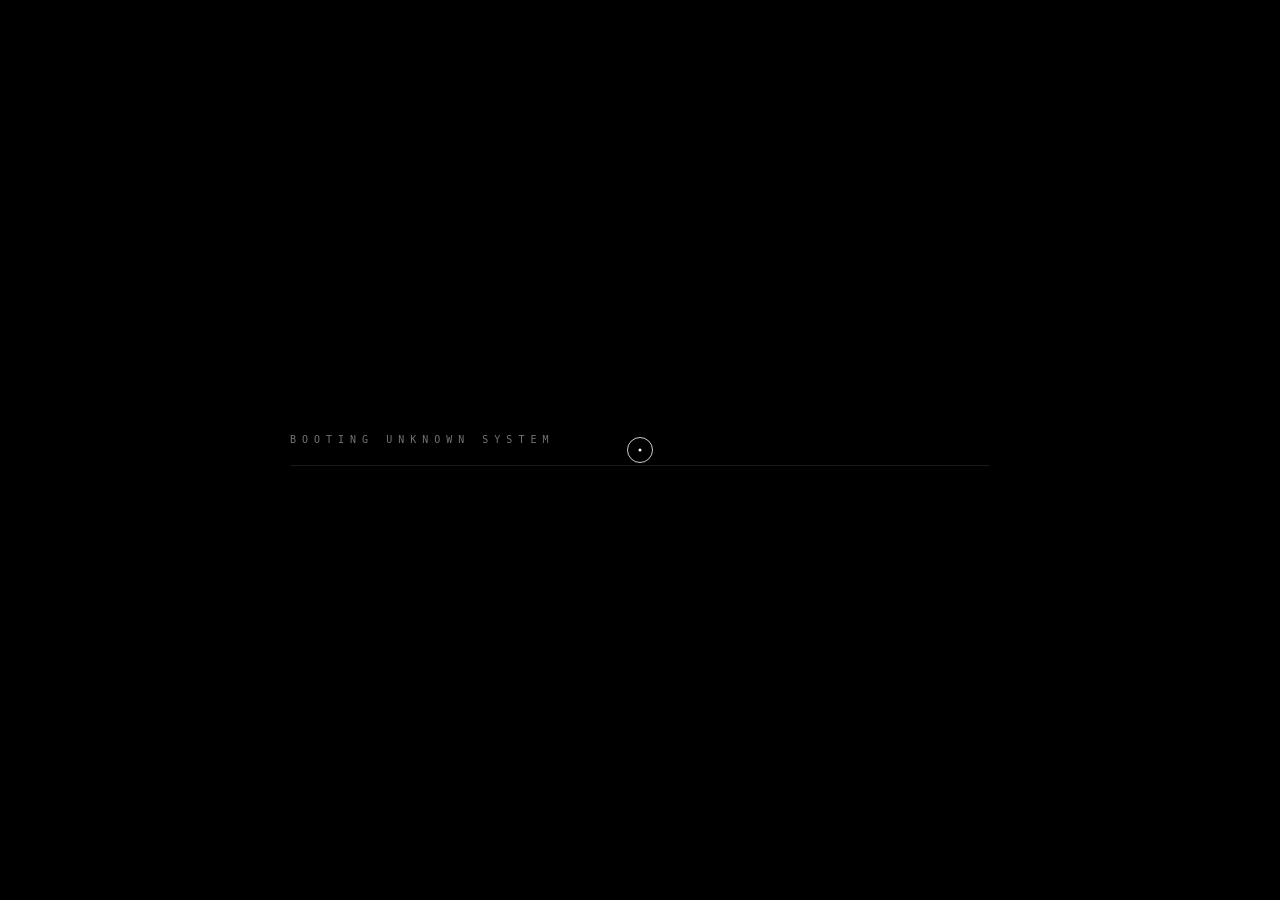
<file: visually-blessing/void-machine-2/index.html>
<!DOCTYPE html>
<html lang="en">
<head>
<meta charset="UTF-8">
<meta name="viewport" content="width=device-width,initial-scale=1.0">
<title>THE VOID MACHINE</title>

<style>
*{
    box-sizing:border-box;
    margin:0;
    padding:0;
}

html,body{
    width:100%;
    height:100%;
    overflow:hidden;
    background:#000;
    cursor:none;
}

body{
    font-family:Arial,Helvetica,sans-serif;
    color:#fff;
}

canvas{
    position:fixed;
    inset:0;
    width:100%;
    height:100%;
}

#c{z-index:1}
#fx{z-index:2;pointer-events:none}

#intro{
    position:fixed;
    inset:0;
    z-index:20;
    background:#000;
    display:flex;
    align-items:center;
    justify-content:center;
    transition:opacity 1.5s;
}

#intro.dead{
    opacity:0;
    pointer-events:none;
}

.introInner{
    width:min(700px,80vw);
}

.introTop{
    font:10px monospace;
    letter-spacing:6px;
    opacity:.45;
    margin-bottom:20px;
}

.loading{
    height:1px;
    background:#181818;
    position:relative;
    overflow:hidden;
}

.loading i{
    position:absolute;
    left:-40%;
    width:40%;
    height:100%;
    background:white;
    animation:load 2s cubic-bezier(.7,0,.2,1) forwards;
}

@keyframes load{
    to{left:100%}
}

#interface{
    position:fixed;
    inset:0;
    z-index:10;
    pointer-events:none;
}

.title{
    position:absolute;
    left:50%;
    top:50%;
    transform:translate(-50%,-50%);
    text-align:center;
    mix-blend-mode:screen;
}

.title .small{
    font:9px monospace;
    letter-spacing:8px;
    opacity:.35;
    margin-bottom:30px;
}

.title h1{
    font-size:clamp(55px,11vw,180px);
    font-weight:900;
    letter-spacing:-.09em;
    line-height:.72;
    transform-origin:center;
    text-shadow:
        0 0 2px #fff,
        0 0 40px rgba(255,255,255,.15);
}

.title h1 span{
    display:block;
}

#t2{
    opacity:.07;
    transform:translate(13px,8px);
    position:absolute;
    inset:0;
    filter:blur(1px);
}

#t3{
    opacity:.05;
    transform:translate(-15px,-4px);
    position:absolute;
    inset:0;
}

.instruction{
    position:absolute;
    bottom:38px;
    left:50%;
    transform:translateX(-50%);
    font:9px monospace;
    letter-spacing:5px;
    opacity:.35;
    white-space:nowrap;
}

.readout{
    position:absolute;
    top:30px;
    left:35px;
    font:9px monospace;
    line-height:1.8;
    letter-spacing:2px;
    opacity:.32;
}

.readout.right{
    left:auto;
    right:35px;
    text-align:right;
}

.corner{
    position:absolute;
    width:45px;
    height:45px;
    opacity:.25;
}

.a{left:25px;top:25px;border-left:1px solid #fff;border-top:1px solid #fff}
.b{right:25px;top:25px;border-right:1px solid #fff;border-top:1px solid #fff}
.c{left:25px;bottom:25px;border-left:1px solid #fff;border-bottom:1px solid #fff}
.d{right:25px;bottom:25px;border-right:1px solid #fff;border-bottom:1px solid #fff}

#cursor{
    position:fixed;
    z-index:50;
    width:26px;
    height:26px;
    border:1px solid rgba(255,255,255,.8);
    border-radius:50%;
    transform:translate(-50%,-50%);
    pointer-events:none;
    mix-blend-mode:difference;
}

#cursor:after{
    content:"";
    position:absolute;
    width:3px;
    height:3px;
    background:#fff;
    left:50%;
    top:50%;
    transform:translate(-50%,-50%);
    border-radius:50%;
}

#flash{
    position:fixed;
    inset:0;
    background:#fff;
    opacity:0;
    z-index:100;
    pointer-events:none;
}

.flash{
    animation:flash .5s ease-out;
}

@keyframes flash{
    0%{opacity:0}
    8%{opacity:.9}
    100%{opacity:0}
}

/* little HTML artifacts */
#message{
    position:absolute;
    left:50%;
    top:50%;
    transform:translate(-50%,-50%);
    font:10px monospace;
    letter-spacing:5px;
    opacity:0;
    white-space:nowrap;
}

#message.show{
    animation:message 2.5s forwards;
}

@keyframes message{
    0%{opacity:0;transform:translate(-50%,-50%) scale(.8)}
    15%{opacity:.8}
    75%{opacity:.8}
    100%{opacity:0;transform:translate(-50%,-50%) scale(1.5)}
}

@media(max-width:600px){
    .readout{left:15px;top:15px}
    .readout.right{right:15px}
    .corner{display:none}
    .instruction{letter-spacing:2px}
}
</style>
</head>

<body>

<div id="intro">
    <div class="introInner">
        <div class="introTop">BOOTING UNKNOWN SYSTEM</div>
        <div class="loading"><i></i></div>
    </div>
</div>

<canvas id="c"></canvas>
<canvas id="fx"></canvas>

<div id="interface">

    <div class="readout">
        FIELD // 07<br>
        DEPTH // <span id="depth">000</span><br>
        ENTITIES // <span id="entities">0000</span>
    </div>

    <div class="readout right">
        X <span id="mx">000</span><br>
        Y <span id="my">000</span><br>
        VELOCITY // <span id="vel">00</span>
    </div>

    <div class="corner a"></div>
    <div class="corner b"></div>
    <div class="corner c"></div>
    <div class="corner d"></div>

    <div class="title" id="title">

        <div class="small">YOU ARE LOOKING AT A MACHINE</div>

        <h1>
            <span id="t1">VOID</span>
            <span id="t2">VOID</span>
            <span id="t3">VOID</span>
        </h1>

    </div>

    <div id="message"></div>

    <div class="instruction">
        MOVE // DISTORT &nbsp;&nbsp;&nbsp; CLICK // BREAK
    </div>
</div>

<div id="cursor"></div>
<div id="flash"></div>

<script>

/* ============================================================
   THE VOID MACHINE
   Pure JavaScript.
   No external resources.
   ============================================================ */

const canvas = document.getElementById("c");
const fx = document.getElementById("fx");

const ctx = canvas.getContext("2d");
const fctx = fx.getContext("2d");

let W,H,DPR;

function resize(){

    DPR=Math.min(devicePixelRatio||1,2);

    W=innerWidth;
    H=innerHeight;

    canvas.width=W*DPR;
    canvas.height=H*DPR;

    fx.width=W*DPR;
    fx.height=H*DPR;

    ctx.setTransform(DPR,0,0,DPR,0,0);
    fctx.setTransform(DPR,0,0,DPR,0,0);
}

resize();
addEventListener("resize",resize);


/* ============================================================
   MOUSE
   ============================================================ */

const mouse={
    x:W/2,
    y:H/2,
    tx:W/2,
    ty:H/2,
    vx:0,
    vy:0
};

addEventListener("pointermove",e=>{

    mouse.tx=e.clientX;
    mouse.ty=e.clientY;

    document.getElementById("mx").textContent=
        String(Math.floor(e.clientX)).padStart(3,"0");

    document.getElementById("my").textContent=
        String(Math.floor(e.clientY)).padStart(3,"0");
});


/* ============================================================
   3D MATH
   ============================================================ */

function rotX(p,a){
    const c=Math.cos(a),s=Math.sin(a);
    return {
        x:p.x,
        y:p.y*c-p.z*s,
        z:p.y*s+p.z*c
    };
}

function rotY(p,a){
    const c=Math.cos(a),s=Math.sin(a);
    return {
        x:p.x*c+p.z*s,
        y:p.y,
        z:-p.x*s+p.z*c
    };
}

function rotZ(p,a){
    const c=Math.cos(a),s=Math.sin(a);
    return {
        x:p.x*c-p.y*s,
        y:p.x*s+p.y*c,
        z:p.z
    };
}

function project(p){

    const f=700;

    const z=p.z+900;

    return {
        x:W/2+p.x*f/z,
        y:H/2+p.y*f/z,
        scale:f/z
    };
}


/* ============================================================
   IMPOSSIBLE OBJECT
   ============================================================ */

const vertices=[];
const edges=[];


/*
    We don't use a conventional cube.

    The object consists of nested rotating polyhedra
    whose points periodically slide between two
    different geometries.
*/

const rings=7;
const sides=12;

for(let r=0;r<rings;r++){

    const rad=100+r*48;
    const z=(r-3)*85;

    for(let i=0;i<sides;i++){

        const a=i/sides*Math.PI*2;

        vertices.push({
            x:Math.cos(a)*rad,
            y:Math.sin(a)*rad,
            z:z,
            ring:r,
            index:i
        });
    }
}

for(let r=0;r<rings;r++){

    for(let i=0;i<sides;i++){

        const a=r*sides+i;
        const b=r*sides+(i+1)%sides;

        edges.push([a,b]);

        if(r<rings-1){

            const c=(r+1)*sides+i;

            edges.push([a,c]);

            if(i%2===0){
                edges.push([a,(r+1)*sides+(i+3)%sides]);
            }
        }
    }
}


/* ============================================================
   PARTICLE UNIVERSE
   ============================================================ */

const particles=[];

for(let i=0;i<2400;i++){

    particles.push({
        x:(Math.random()-.5)*2400,
        y:(Math.random()-.5)*1600,
        z:Math.random()*1800-300,

        vx:0,
        vy:0,
        vz:Math.random()*2+.3,

        life:Math.random(),
        seed:Math.random()*1000
    });
}


/* ============================================================
   TRAIL PARTICLES
   ============================================================ */

const trails=[];

function burst(x,y,count=180){

    for(let i=0;i<count;i++){

        const a=Math.random()*Math.PI*2;
        const speed=2+Math.random()*12;

        trails.push({
            x,
            y,
            vx:Math.cos(a)*speed,
            vy:Math.sin(a)*speed,
            life:1,
            size:.5+Math.random()*3
        });
    }
}


/* ============================================================
   DRAW PARTICLE UNIVERSE
   ============================================================ */

function drawUniverse(t){

    /*
       Slowly clear instead of completely clearing.
       This produces physical-looking motion trails.
    */

    ctx.fillStyle="rgba(0,0,2,.16)";
    ctx.fillRect(0,0,W,H);

    for(const p of particles){

        p.z+=p.vz;

        if(p.z>1800){
            p.z=-500;
            p.x=(Math.random()-.5)*2400;
            p.y=(Math.random()-.5)*1600;
        }

        /*
           Mouse becomes a gravitational distortion.
        */

        const dx=p.x-(mouse.x-W/2)*1.4;
        const dy=p.y-(mouse.y-H/2)*1.4;

        const dist=Math.sqrt(dx*dx+dy*dy);

        if(dist<450){

            const force=(1-dist/450);

            p.vx += (-dx/dist)*force*.04;
            p.vy += (-dy/dist)*force*.04;
        }

        p.x+=p.vx;
        p.y+=p.vy;

        p.vx*=.995;
        p.vy*=.995;

        const pp=project(p);

        if(pp.x<-50||pp.x>W+50||pp.y<-50||pp.y>H+50)
            continue;

        const alpha=Math.min(1,pp.scale*2);

        ctx.beginPath();

        ctx.arc(
            pp.x,
            pp.y,
            Math.max(.3,pp.scale*2),
            0,
            Math.PI*2
        );

        ctx.fillStyle=`rgba(210,230,255,${alpha*.55})`;
        ctx.fill();
    }
}


/* ============================================================
   OBJECT DRAW
   ============================================================ */

function drawMachine(t){

    const time=t*.00045;

    /*
       Mouse controls the machine itself.
    */

    const mx=(mouse.x/W-.5);
    const my=(mouse.y/H-.5);

    const baseX=Math.sin(time*.7)*30;
    const baseY=Math.cos(time*.5)*25;

    const projected=[];

    for(let i=0;i<vertices.length;i++){

        const v=vertices[i];

        const wave=
            Math.sin(time*7+v.index*.7+v.ring)*35;

        const ringWarp=
            Math.sin(time*3+v.ring)*18;

        let p={
            x:v.x+(v.x/v.ring?.0001:0)*wave,
            y:v.y,
            z:v.z+ringWarp
        };

        /*
           Geometry breathes.
        */

        const breathing=
            1+
            Math.sin(time*4+v.ring)*.12+
            Math.sin(time*9+v.index)*.025;

        p.x*=breathing;
        p.y*=breathing;

        p=rotX(p,time*1.3+my*1.2);
        p=rotY(p,time*1.7+mx*1.5);
        p=rotZ(p,time*.55);

        p.x+=baseX;
        p.y+=baseY;

        projected.push(project(p));
    }

    /*
       Draw edges ordered approximately by depth.
    */

    const sorted=edges.slice().sort((a,b)=>{

        const za=vertices[a[0]].z+vertices[a[1]].z;
        const zb=vertices[b[0]].z+vertices[b[1]].z;

        return za-zb;
    });

    for(const e of sorted){

        const a=projected[e[0]];
        const b=projected[e[1]];

        const v1=vertices[e[0]];
        const v2=vertices[e[1]];

        const depth=(v1.z+v2.z)/2;

        const pulse=
            .5+
            Math.sin(time*12+v1.index*.5)*.25;

        ctx.beginPath();
        ctx.moveTo(a.x,a.y);
        ctx.lineTo(b.x,b.y);

        ctx.lineWidth=
            Math.max(.25,(a.scale+b.scale)*.7);

        /*
           Rather than a static color, the line changes
           character based on position.
        */

        const hue=
            (v1.index/sides*360+
             time*120+
             v1.ring*45)%360;

        ctx.strokeStyle=
            `hsla(${hue},80%,75%,${.13+pulse*.24})`;

        ctx.stroke();
    }


    /*
       Draw vertices as tiny stars.
    */

    for(let i=0;i<projected.length;i++){

        const p=projected[i];

        const pulse=
            1+
            Math.sin(time*10+i)*.5;

        ctx.beginPath();
        ctx.arc(
            p.x,
            p.y,
            Math.max(.6,p.scale*4*pulse),
            0,
            Math.PI*2
        );

        ctx.fillStyle="rgba(255,255,255,.65)";
        ctx.fill();
    }


    /*
       Nested impossible center.
    */

    drawCore(t,mx,my);
}


/* ============================================================
   THE CORE
   ============================================================ */

function drawCore(t,mx,my){

    const cx=W/2+mx*40;
    const cy=H/2+my*40;

    const pulse=
        1+
        Math.sin(t*.004)*.15;

    /*
       Hundreds of tiny radial fragments.
    */

    for(let i=0;i<170;i++){

        const a=
            i/170*Math.PI*2+
            t*.0008*(i%2?1:-1);

        const wobble=
            Math.sin(t*.002+i*.9)*15;

        const r=
            (35+
            Math.sin(t*.0015+i)*20+
            wobble)*pulse;

        const x=cx+Math.cos(a)*r;
        const y=cy+Math.sin(a)*r;

        ctx.beginPath();
        ctx.moveTo(cx,cy);
        ctx.lineTo(x,y);

        ctx.lineWidth=.4;

        ctx.strokeStyle=
            `rgba(255,255,255,${.05+Math.random()*.1})`;

        ctx.stroke();
    }

    /*
       Black hole / white core.
    */

    const g=ctx.createRadialGradient(
        cx,cy,0,
        cx,cy,110*pulse
    );

    g.addColorStop(0,"rgba(255,255,255,.95)");
    g.addColorStop(.025,"rgba(255,255,255,.8)");
    g.addColorStop(.08,"rgba(255,255,255,.08)");
    g.addColorStop(.35,"rgba(255,255,255,.025)");
    g.addColorStop(1,"rgba(0,0,0,0)");

    ctx.fillStyle=g;
    ctx.beginPath();
    ctx.arc(cx,cy,110*pulse,0,Math.PI*2);
    ctx.fill();
}


/* ============================================================
   ENERGY RINGS
   ============================================================ */

function drawRings(t){

    const cx=W/2;
    const cy=H/2;

    for(let i=0;i<13;i++){

        const phase=t*.0005+i*.72;

        const r=
            100+
            i*42+
            Math.sin(phase*4)*18;

        ctx.save();

        ctx.translate(cx,cy);

        ctx.rotate(
            phase*(i%2?1:-1)
        );

        ctx.scale(
            1,
            .25+
            Math.sin(t*.0008+i)*.12
        );

        ctx.beginPath();

        ctx.arc(
            0,0,r,
            0,
            Math.PI*2
        );

        ctx.lineWidth=
            i===6?1.5:.35;

        ctx.strokeStyle=
            i===6
            ?"rgba(255,255,255,.3)"
            :"rgba(170,200,255,.07)";

        ctx.stroke();

        ctx.restore();
    }
}


/* ============================================================
   TRAILS
   ============================================================ */

function drawTrails(){

    for(let i=trails.length-1;i>=0;i--){

        const p=trails[i];

        p.x+=p.vx;
        p.y+=p.vy;

        p.vx*=.97;
        p.vy*=.97;

        p.life-=.012;

        if(p.life<=0){
            trails.splice(i,1);
            continue;
        }

        fctx.beginPath();

        fctx.arc(
            p.x,
            p.y,
            p.size*p.life,
            0,
            Math.PI*2
        );

        fctx.fillStyle=
            `rgba(255,255,255,${p.life*.7})`;

        fctx.fill();
    }
}


/* ============================================================
   GLITCH SYSTEM
   ============================================================ */

function glitch(){

    const title=document.getElementById("title");

    if(Math.random()<.025){

        const x=(Math.random()-.5)*18;
        const y=(Math.random()-.5)*10;

        title.style.transform=
            `translate(calc(-50% + ${x}px),
             calc(-50% + ${y}px))
             skewX(${(Math.random()-.5)*7}deg)`;

        setTimeout(()=>{

            title.style.transform=
                "translate(-50%,-50%)";

        },40+Math.random()*100);
    }
}


/* ============================================================
   DIMENSION BREAK
   ============================================================ */

let stage=0;

function breakReality(){

    stage++;

    const flash=document.getElementById("flash");

    flash.classList.remove("flash");
    void flash.offsetWidth;
    flash.classList.add("flash");

    burst(mouse.x,mouse.y,stage>2?600:250);

    /*
       Each interaction changes the system.
    */

    if(stage===1){

        document.querySelector(".small").textContent=
            "WARNING // GEOMETRY IS NO LONGER EUCLIDEAN";

        document.querySelector(".instruction").textContent=
            "KEEP MOVING";

    }

    if(stage===2){

        document.querySelector(".small").textContent=
            "THE OBJECT HAS SEEN YOU";

        document.querySelector(".instruction").textContent=
            "DO NOT STOP";

        /*
           Massive particle shockwave.
        */

        for(const p of particles){

            p.vx+=(Math.random()-.5)*8;
            p.vy+=(Math.random()-.5)*8;
            p.vz+=Math.random()*10;
        }
    }

    if(stage===3){

        document.querySelector(".small").textContent=
            "THERE IS NO SCREEN";

        document.querySelector(".instruction").textContent=
            "CLICK AGAIN";

        /*
           The central object briefly disappears,
           making the particles form the void.
        */

        canvas.style.filter="invert(1)";

        setTimeout(()=>{
            canvas.style.filter="";
        },500);
    }

    if(stage>=4){

        const msg=document.getElementById("message");

        msg.textContent="YOU HAVE REACHED THE WRONG SIDE";

        msg.classList.remove("show");

        void msg.offsetWidth;

        msg.classList.add("show");

        /*
           Ultimate explosion.
        */

        for(let i=0;i<1400;i++){

            const a=Math.random()*Math.PI*2;
            const speed=1+Math.random()*30;

            trails.push({
                x:W/2,
                y:H/2,
                vx:Math.cos(a)*speed,
                vy:Math.sin(a)*speed,
                life:1,
                size:.5+Math.random()*4
            });
        }

        stage=0;
    }
}

addEventListener("click",breakReality);


/* ============================================================
   CURSOR PHYSICS
   ============================================================ */

const cursor=document.getElementById("cursor");

function updateMouse(){

    const oldX=mouse.x;
    const oldY=mouse.y;

    mouse.x+=(mouse.tx-mouse.x)*.075;
    mouse.y+=(mouse.ty-mouse.y)*.075;

    mouse.vx=mouse.x-oldX;
    mouse.vy=mouse.y-oldY;

    cursor.style.left=mouse.x+"px";
    cursor.style.top=mouse.y+"px";

    const speed=
        Math.min(99,
        Math.sqrt(mouse.vx**2+mouse.vy**2)*4);

    document.getElementById("vel").textContent=
        String(Math.floor(speed)).padStart(2,"0");

    requestAnimationFrame(updateMouse);
}

updateMouse();


/* ============================================================
   MAIN LOOP
   ============================================================ */

function loop(t){

    /*
       Very slow fade.
    */

    ctx.fillStyle="rgba(0,0,0,.08)";
    ctx.fillRect(0,0,W,H);

    drawUniverse(t);

    drawRings(t);

    drawMachine(t);

    fctx.clearRect(0,0,W,H);

    drawTrails();

    glitch();

    document.getElementById("depth").textContent=
        String(
            Math.floor(
                500+
                Math.sin(t*.0007)*300+
                Math.abs(mouse.vx+mouse.vy)*20
            )
        ).padStart(3,"0");

    document.getElementById("entities").textContent=
        String(particles.length+trails.length)
        .padStart(4,"0");

    requestAnimationFrame(loop);
}

requestAnimationFrame(loop);


/* ============================================================
   BOOT
   ============================================================ */

setTimeout(()=>{

    document.getElementById("intro").classList.add("dead");

},2300);


/* ============================================================
   IDLE BEHAVIOR
   ============================================================ */

let lastMove=Date.now();

addEventListener("pointermove",()=>{
    lastMove=Date.now();
});

setInterval(()=>{

    /*
       If you stop moving, the machine starts
       moving itself.
    */

    if(Date.now()-lastMove>2500){

        mouse.tx=
            W/2+
            Math.sin(Date.now()*.0007)*W*.3;

        mouse.ty=
            H/2+
            Math.cos(Date.now()*.001)*H*.25;
    }

},500);


/* ============================================================
   SECRET KEY
   ============================================================ */

addEventListener("keydown",e=>{

    if(e.code==="Space"){
        breakReality();
    }

    if(e.key.toLowerCase()==="r"){

        stage=0;

        document.querySelector(".small").textContent=
            "YOU ARE LOOKING AT A MACHINE";

        document.querySelector(".instruction").textContent=
            "MOVE // DISTORT    CLICK // BREAK";
    }

    if(e.key.toLowerCase()==="f"){

        if(document.documentElement.requestFullscreen)
            document.documentElement.requestFullscreen();
    }
});

</script>
</body>
</html>
</file>
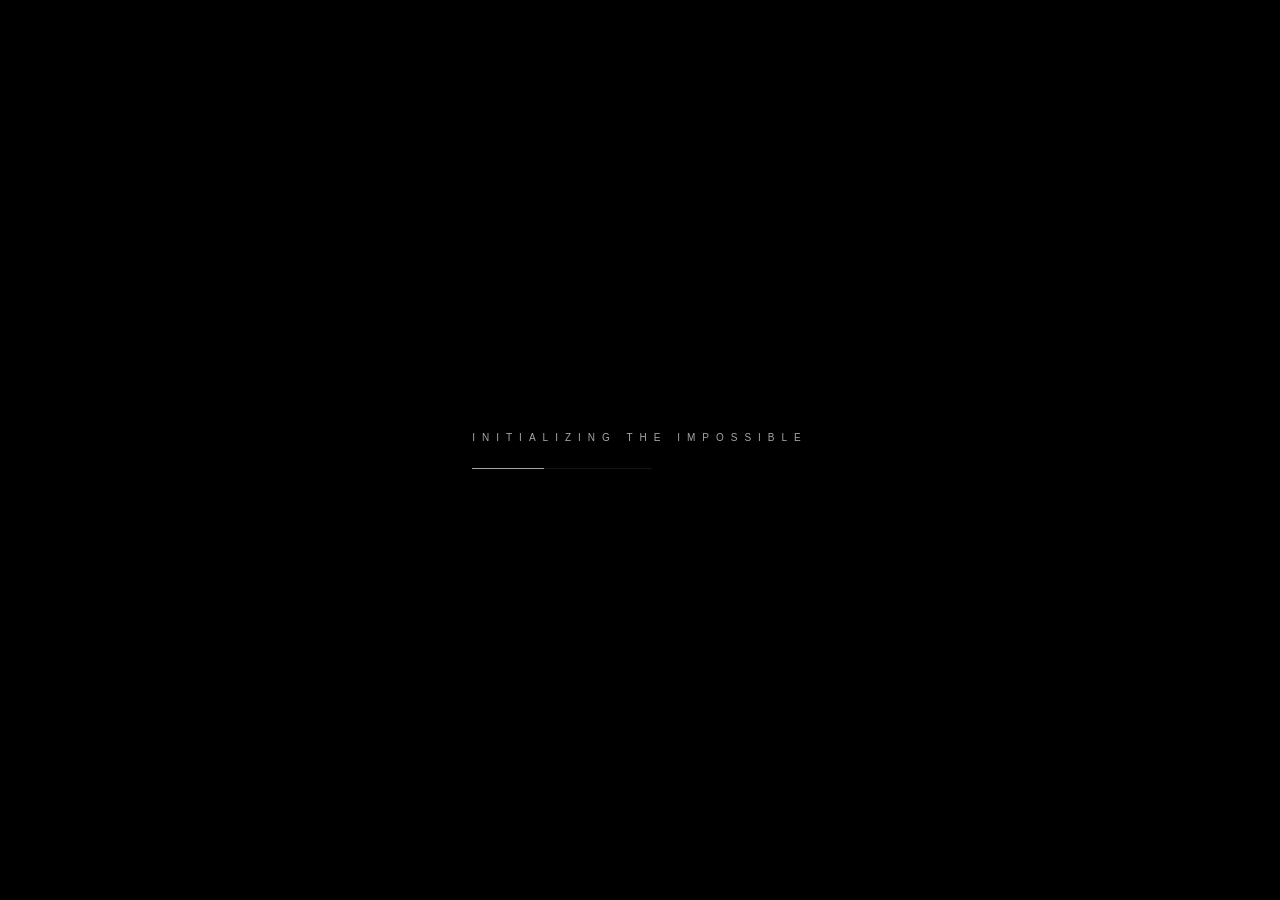
<file: visually-blessing/void-machine-3/index.html>
<!DOCTYPE html>
<html lang="en">
<head>
<meta charset="UTF-8">
<meta name="viewport" content="width=device-width,initial-scale=1.0">
<title>VOID // OFFLINE</title>

<style>
*{box-sizing:border-box;margin:0;padding:0}

html,body{
    width:100%;
    height:100%;
    overflow:hidden;
    background:#020205;
    color:white;
    font-family:Arial,Helvetica,sans-serif;
    cursor:none;
}

body{
    perspective:1200px;
}

/* ---------- BACKGROUND ---------- */

canvas{
    position:fixed;
    inset:0;
    width:100%;
    height:100%;
}

#space{z-index:0}
#particles{z-index:1}

.vignette{
    position:fixed;
    inset:0;
    z-index:5;
    pointer-events:none;
    background:
      radial-gradient(circle at center,
        transparent 15%,
        rgba(0,0,0,.08) 45%,
        rgba(0,0,0,.8) 100%);
}

.scanlines{
    position:fixed;
    inset:0;
    z-index:20;
    pointer-events:none;
    opacity:.12;
    background:repeating-linear-gradient(
        to bottom,
        transparent 0px,
        transparent 3px,
        rgba(255,255,255,.08) 4px
    );
    mix-blend-mode:screen;
}

.noise{
    position:fixed;
    inset:-50%;
    z-index:21;
    pointer-events:none;
    opacity:.035;
    background-image:url("data:image/svg+xml,%3Csvg viewBox='0 0 200 200' xmlns='http://www.w3.org/2000/svg'%3E%3Cfilter id='n'%3E%3CfeTurbulence type='fractalNoise' baseFrequency='.9' numOctaves='4' stitchTiles='stitch'/%3E%3C/filter%3E%3Crect width='100%25' height='100%25' filter='url(%23n)'/%3E%3C/svg%3E");
    animation:noise .2s steps(2) infinite;
}

@keyframes noise{
    0%{transform:translate(0,0)}
    25%{transform:translate(2%, -1%)}
    50%{transform:translate(-1%,2%)}
    75%{transform:translate(1%,1%)}
    100%{transform:translate(-2%,-2%)}
}

/* ---------- UI ---------- */

.ui{
    position:fixed;
    inset:0;
    z-index:10;
    pointer-events:none;
}

.top{
    position:absolute;
    top:35px;
    left:45px;
    right:45px;
    display:flex;
    justify-content:space-between;
    align-items:center;
    font-size:10px;
    letter-spacing:5px;
    text-transform:uppercase;
    opacity:.65;
}

.status{
    display:flex;
    gap:14px;
    align-items:center;
}

.dot{
    width:7px;
    height:7px;
    border-radius:50%;
    background:#fff;
    box-shadow:0 0 15px #fff,0 0 35px #8ff;
    animation:pulse 1.5s infinite;
}

@keyframes pulse{
    0%,100%{opacity:.35;transform:scale(.7)}
    50%{opacity:1;transform:scale(1.2)}
}

/* ---------- HERO ---------- */

.hero{
    position:absolute;
    left:50%;
    top:50%;
    transform:translate(-50%,-50%);
    text-align:center;
    width:min(1000px,90vw);
}

.kicker{
    font-size:10px;
    letter-spacing:9px;
    margin-bottom:28px;
    opacity:.5;
    animation:fadeUp 2s .2s both;
}

.title{
    position:relative;
    font-size:clamp(65px,13vw,190px);
    line-height:.75;
    font-weight:900;
    letter-spacing:-9px;
    text-transform:uppercase;
    transform-style:preserve-3d;
    animation:arrival 2.2s cubic-bezier(.16,1,.3,1) both;
}

.title span{
    display:block;
    background:linear-gradient(
        180deg,
        #fff 0%,
        #fff 25%,
        #777 55%,
        #111 100%
    );
    -webkit-background-clip:text;
    background-clip:text;
    color:transparent;
    text-shadow:
      0 0 1px white,
      0 20px 70px rgba(255,255,255,.12);
}

.title:before,
.title:after{
    content:"VOID";
    position:absolute;
    inset:0;
    pointer-events:none;
    background:linear-gradient(90deg,#0ff,#f0f,#0ff);
    -webkit-background-clip:text;
    color:transparent;
    opacity:0;
}

.title:before{
    animation:glitch 5s infinite;
}

.title:after{
    animation:glitch2 5s infinite;
}

@keyframes glitch{
    0%,87%,100%{opacity:0;transform:none}
    88%{opacity:.8;transform:translate(-8px,2px);clip-path:inset(20% 0 55% 0)}
    89%{opacity:0}
    91%{opacity:.7;transform:translate(7px,-3px);clip-path:inset(60% 0 10% 0)}
    92%{opacity:0}
}

@keyframes glitch2{
    0%,90%,100%{opacity:0}
    91%{opacity:.6;transform:translate(5px,1px);clip-path:inset(5% 0 75% 0)}
    92%{opacity:0}
}

@keyframes arrival{
    from{
        opacity:0;
        transform:scale(1.8) translateZ(-500px);
        filter:blur(25px);
    }
    to{
        opacity:1;
        transform:scale(1) translateZ(0);
        filter:blur(0);
    }
}

@keyframes fadeUp{
    from{opacity:0;transform:translateY(30px)}
    to{opacity:.5;transform:none}
}

.subtitle{
    margin-top:35px;
    font-size:11px;
    letter-spacing:6px;
    opacity:.45;
    animation:fadeUp 2s .8s both;
}

/* ---------- PORTAL ---------- */

.portal{
    position:absolute;
    left:50%;
    top:50%;
    width:min(520px,65vw);
    aspect-ratio:1;
    transform:translate(-50%,-50%);
    border-radius:50%;
    border:1px solid rgba(255,255,255,.16);
    box-shadow:
      0 0 30px rgba(0,255,255,.08),
      inset 0 0 70px rgba(255,0,255,.06);
    animation:portalSpin 18s linear infinite;
    pointer-events:none;
}

.portal:before,
.portal:after{
    content:"";
    position:absolute;
    inset:8%;
    border-radius:50%;
    border:1px solid rgba(0,255,255,.15);
}

.portal:before{
    inset:18%;
    border-color:rgba(255,0,255,.16);
    animation:reverseSpin 9s linear infinite;
}

.portal:after{
    inset:30%;
    border-color:rgba(255,255,255,.2);
    animation:portalPulse 3s ease-in-out infinite;
}

@keyframes portalSpin{
    to{transform:translate(-50%,-50%) rotate(360deg)}
}

@keyframes reverseSpin{
    to{transform:rotate(-360deg)}
}

@keyframes portalPulse{
    0%,100%{transform:scale(.9);opacity:.2}
    50%{transform:scale(1.08);opacity:.7}
}

/* ---------- CORNERS ---------- */

.corner{
    position:absolute;
    width:90px;
    height:90px;
    opacity:.4;
}

.c1{top:35px;left:35px;border-top:1px solid white;border-left:1px solid white}
.c2{top:35px;right:35px;border-top:1px solid white;border-right:1px solid white}
.c3{bottom:35px;left:35px;border-bottom:1px solid white;border-left:1px solid white}
.c4{bottom:35px;right:35px;border-bottom:1px solid white;border-right:1px solid white}

/* ---------- BOTTOM ---------- */

.bottom{
    position:absolute;
    left:45px;
    right:45px;
    bottom:35px;
    display:flex;
    justify-content:space-between;
    align-items:end;
    font-size:9px;
    letter-spacing:3px;
    opacity:.45;
}

.coordinates{
    line-height:2;
}

.hint{
    text-align:right;
}

/* ---------- CURSOR ---------- */

.cursor{
    position:fixed;
    z-index:100;
    width:20px;
    height:20px;
    border:1px solid rgba(255,255,255,.8);
    border-radius:50%;
    transform:translate(-50%,-50%);
    pointer-events:none;
    mix-blend-mode:difference;
}

.cursorDot{
    position:fixed;
    z-index:101;
    width:4px;
    height:4px;
    background:white;
    border-radius:50%;
    transform:translate(-50%,-50%);
    pointer-events:none;
}

/* ---------- WAKE SCREEN ---------- */

.wake{
    position:fixed;
    inset:0;
    z-index:200;
    background:#000;
    display:flex;
    justify-content:center;
    align-items:center;
    transition:opacity 1.5s ease;
}

.wake.hide{
    opacity:0;
    pointer-events:none;
}

.wakeText{
    text-align:center;
    font-size:10px;
    letter-spacing:7px;
    opacity:.65;
}

.wakeBar{
    margin-top:25px;
    width:180px;
    height:1px;
    background:#222;
    overflow:hidden;
}

.wakeBar:after{
    content:"";
    display:block;
    width:40%;
    height:100%;
    background:white;
    animation:loading 1.7s ease-in-out infinite;
}

@keyframes loading{
    0%{transform:translateX(-150%)}
    100%{transform:translateX(500%)}
}

/* ---------- FLASH ---------- */

.flash{
    position:fixed;
    inset:0;
    z-index:150;
    background:white;
    opacity:0;
    pointer-events:none;
}

.flash.go{
    animation:flash .45s ease-out;
}

@keyframes flash{
    0%{opacity:0}
    15%{opacity:.85}
    100%{opacity:0}
}

/* ---------- MOBILE ---------- */

@media(max-width:600px){
    .top,.bottom{left:20px;right:20px}
    .top{top:22px}
    .bottom{bottom:22px}
    .corner{width:50px;height:50px}
    .c1{top:20px;left:20px}
    .c2{top:20px;right:20px}
    .c3{bottom:20px;left:20px}
    .c4{bottom:20px;right:20px}
    .title{letter-spacing:-5px}
}
</style>
</head>

<body>

<div class="wake" id="wake">
    <div class="wakeText">
        INITIALIZING THE IMPOSSIBLE
        <div class="wakeBar"></div>
    </div>
</div>

<canvas id="space"></canvas>
<canvas id="particles"></canvas>

<div class="portal"></div>

<div class="ui">

    <div class="top">
        <div>NO INTERNET REQUIRED</div>
        <div class="status">
            <i class="dot"></i>
            SYSTEM ALIVE
        </div>
    </div>

    <div class="corner c1"></div>
    <div class="corner c2"></div>
    <div class="corner c3"></div>
    <div class="corner c4"></div>

    <main class="hero">
        <div class="kicker">AN OFFLINE EXPERIENCE</div>

        <div class="title" id="title">
            <span>VOID</span>
        </div>

        <div class="subtitle">
            MOVE YOUR MOUSE // WAKE THE SYSTEM
        </div>
    </main>

    <div class="bottom">
        <div class="coordinates" id="coords">
            X: 0000<br>
            Y: 0000
        </div>

        <div class="hint">
            [ CLICK ANYWHERE ]<br>
            SOMETHING IS WAITING
        </div>
    </div>
</div>

<div class="cursor" id="cursor"></div>
<div class="cursorDot" id="cursorDot"></div>
<div class="flash" id="flash"></div>

<script>

/* =========================================================
   VOID ENGINE
   Everything below is local JavaScript.
   No libraries. No network. No external files.
   ========================================================= */

const space = document.getElementById("space");
const particles = document.getElementById("particles");

const sctx = space.getContext("2d");
const pctx = particles.getContext("2d");

let W = innerWidth;
let H = innerHeight;
let mouse = {x:W/2,y:H/2};
let target = {x:W/2,y:H/2};

function resize(){
    W = innerWidth;
    H = innerHeight;

    space.width = W * devicePixelRatio;
    space.height = H * devicePixelRatio;

    particles.width = W * devicePixelRatio;
    particles.height = H * devicePixelRatio;

    sctx.setTransform(devicePixelRatio,0,0,devicePixelRatio,0,0);
    pctx.setTransform(devicePixelRatio,0,0,devicePixelRatio,0,0);
}

addEventListener("resize",resize);
resize();

/* ---------- STAR FIELD ---------- */

const stars = [];

for(let i=0;i<850;i++){
    stars.push({
        x:(Math.random()-.5)*2,
        y:(Math.random()-.5)*2,
        z:Math.random(),
        pz:Math.random()
    });
}

function drawSpace(){

    sctx.fillStyle="rgba(2,2,5,.24)";
    sctx.fillRect(0,0,W,H);

    const cx=W/2;
    const cy=H/2;

    for(const s of stars){

        s.z -= .0015;

        if(s.z<=0){
            s.x=(Math.random()-.5)*2;
            s.y=(Math.random()-.5)*2;
            s.z=1;
            s.pz=1;
        }

        const sx = cx + (s.x/s.z)*Math.min(W,H)*.55;
        const sy = cy + (s.y/s.z)*Math.min(W,H)*.55;

        const px = cx + (s.x/s.pz)*Math.min(W,H)*.55;
        const py = cy + (s.y/s.pz)*Math.min(W,H)*.55;

        s.pz=s.z;

        if(sx<0||sx>W||sy<0||sy>H) continue;

        const size=(1-s.z)*3;

        sctx.beginPath();
        sctx.moveTo(px,py);
        sctx.lineTo(sx,sy);
        sctx.lineWidth=size;
        sctx.strokeStyle=`rgba(255,255,255,${(1-s.z)*.65})`;
        sctx.stroke();
    }
}

/* ---------- PARTICLE FIELD ---------- */

const pts=[];

for(let i=0;i<260;i++){

    const a=Math.random()*Math.PI*2;
    const r=Math.pow(Math.random(),.65);

    pts.push({
        a,
        r,
        speed:.001+Math.random()*.003,
        size:.4+Math.random()*2,
        phase:Math.random()*Math.PI*2
    });
}

function drawParticles(t){

    pctx.clearRect(0,0,W,H);

    const cx=W/2;
    const cy=H/2;

    for(const p of pts){

        p.a += p.speed;

        const radius=p.r*Math.min(W,H)*.55;

        const wobble=Math.sin(t*.001+p.phase)*18;

        let x=cx+Math.cos(p.a)*radius+wobble;
        let y=cy+Math.sin(p.a)*radius;

        /* Mouse gravity */

        const dx=mouse.x-x;
        const dy=mouse.y-y;
        const d=Math.sqrt(dx*dx+dy*dy);

        if(d<220){
            const force=(1-d/220)*.8;
            x-=dx*force;
            y-=dy*force;
        }

        pctx.beginPath();
        pctx.arc(x,y,p.size,0,Math.PI*2);

        const glow=Math.max(0,1-p.r);

        pctx.fillStyle=
            Math.random()>.96
            ?"rgba(255,255,255,.9)"
            :`rgba(180,240,255,${.12+glow*.55})`;

        pctx.fill();
    }
}

/* ---------- CURSOR ---------- */

const cursor=document.getElementById("cursor");
const cursorDot=document.getElementById("cursorDot");
const coords=document.getElementById("coords");
const title=document.getElementById("title");

addEventListener("pointermove",e=>{

    target.x=e.clientX;
    target.y=e.clientY;

    coords.innerHTML=
        `X: ${String(Math.floor(e.clientX)).padStart(4,"0")}<br>
         Y: ${String(Math.floor(e.clientY)).padStart(4,"0")}`;
});

function cursorLoop(){

    mouse.x += (target.x-mouse.x)*.09;
    mouse.y += (target.y-mouse.y)*.09;

    cursor.style.left=mouse.x+"px";
    cursor.style.top=mouse.y+"px";

    cursorDot.style.left=target.x+"px";
    cursorDot.style.top=target.y+"px";

    /* 3D typography reacts to mouse */

    const rx=(mouse.y/H-.5)*-8;
    const ry=(mouse.x/W-.5)*10;

    title.style.transform=
        `rotateX(${rx}deg) rotateY(${ry}deg)`;

    requestAnimationFrame(cursorLoop);
}

cursorLoop();

/* ---------- CLICK EVENT ---------- */

let clicks=0;

addEventListener("click",()=>{

    clicks++;

    const flash=document.getElementById("flash");
    flash.classList.remove("go");

    void flash.offsetWidth;

    flash.classList.add("go");

    /* burst particles */

    for(let i=0;i<80;i++){

        const a=Math.random()*Math.PI*2;

        pts.push({
            a,
            r:.05+Math.random()*.15,
            speed:.008+Math.random()*.02,
            size:1+Math.random()*3,
            phase:Math.random()*10
        });
    }

    /* after several clicks, reveal a message */

    if(clicks===3){

        title.querySelector("span").textContent="WAKE";

        document.querySelector(".kicker").textContent=
            "YOU FOUND THE SECOND LAYER";

        document.querySelector(".subtitle").textContent=
            "THE MACHINE HAS NOTICED YOU";

        setTimeout(()=>{
            title.querySelector("span").textContent="VOID";
            document.querySelector(".kicker").textContent=
                "AN OFFLINE EXPERIENCE";
            document.querySelector(".subtitle").textContent=
                "MOVE YOUR MOUSE // WAKE THE SYSTEM";
        },3000);
    }
});

/* ---------- STARTUP ---------- */

setTimeout(()=>{
    document.getElementById("wake").classList.add("hide");
},2200);

/* ---------- RENDER ---------- */

function render(t){

    drawSpace();
    drawParticles(t);

    requestAnimationFrame(render);
}

requestAnimationFrame(render);

</script>

</body>
</html>
</file>
<file: assets/css/tat.css>
:root {
    --black: #0B0B0A;
    --ivory: #E8E1D5;
    --brass: #B79A63;
    --bronze: #786344;
    --aubergine: #30232F;
}

* {
    box-sizing: border-box;
}

html,
body {
    margin: 0;
    padding: 0;
    width: 100%;
    min-height: 100%;
    background: var(--black);
    color: var(--ivory);
}

body {
    overflow-x: hidden;
    font-family: Georgia, "Times New Roman", serif;
    -webkit-font-smoothing: antialiased;
    text-rendering: optimizeLegibility;
}

button,
a {
    font: inherit;
}

a {
    color: inherit;
}

button {
    border: 0;
    padding: 0;
}

::selection {
    background: var(--brass);
    color: var(--black);
}


/* =========================================
   CUSTOM CURSOR
========================================= */

body {
    cursor: none;
}

.tat-cursor {
    position: fixed;
    top: 0;
    left: 0;

    width: 7px;
    height: 7px;

    border-radius: 50%;

    background: var(--brass);

    pointer-events: none;
    z-index: 99999;

    transform: translate3d(-50%, -50%, 0);

    will-change: left, top, width, height;

    transition:
        width 220ms cubic-bezier(.22, 1, .36, 1),
        height 220ms cubic-bezier(.22, 1, .36, 1),
        opacity 220ms ease;
}

.tat-cursor.is-hovering {
    width: 11px;
    height: 11px;
}

.tat-cursor.is-clicking {
    width: 5px;
    height: 5px;
}


/* =========================================
   WELCOME
========================================= */

.welcome {
    position: relative;

    width: 100%;
    min-height: 100vh;

    display: flex;
    align-items: center;
    justify-content: center;

    overflow: hidden;

    background: var(--black);
}

.welcome-content {
    position: relative;

    width: min(90%, 1000px);

    display: flex;
    flex-direction: column;
    align-items: center;

    text-align: center;

    transform: translateY(-5vh);
}

.welcome-name {
    margin: 0 0 42px;

    color: var(--ivory);

    font-size: clamp(30px, 4vw, 54px);

    font-weight: 400;

    line-height: 1.05;

    letter-spacing: .045em;
}

.welcome-enter {
    position: relative;

    display: inline-flex;

    align-items: center;
    justify-content: center;

    min-width: 225px;

    padding: 17px 30px;

    background: var(--brass);

    color: var(--black);

    border: none;
    border-radius: 2px;

    font-family:
        Arial,
        Helvetica,
        sans-serif;

    font-size: 11px;

    font-weight: 500;

    letter-spacing: 2.5px;

    text-transform: uppercase;

    cursor: none;

    transform: translateZ(0);

    transition:
        transform 500ms cubic-bezier(.16, 1, .3, 1),
        background 400ms ease;
}

.welcome-enter:hover {
    transform:
        translateY(-3px)
        scale(1.015);

    background: var(--brass);
}

.welcome-enter:active {
    transform:
        translateY(0)
        scale(.985);
}

.welcome-index {
    display: none;
}


/* =========================================
   WELCOME → HOME TRANSITION
========================================= */

.welcome-transition {
    position: fixed;

    inset: 0;

    z-index: 9000;

    background: var(--black);

    opacity: 0;

    pointer-events: none;

    transform: scale(1);

    will-change:
        opacity,
        transform;

    transition:
        opacity 1200ms cubic-bezier(.16, 1, .3, 1),
        transform 1500ms cubic-bezier(.16, 1, .3, 1);
}

.welcome-transition.active {
    opacity: 1;

    transform: scale(1.08);
}


/* =========================================
   HOME
========================================= */

.home-shell {
    width: min(1180px, calc(100% - 96px));

    margin: 0 auto;

    padding: 72px 0 140px;
}

.home-header {
    position: relative;

    min-height: 46vh;

    display: flex;
    flex-direction: column;
    justify-content: flex-start;

    padding-bottom: 72px;

    margin-bottom: 34px;

    border-bottom: 1px solid var(--bronze);
}

.home-top {
    position: relative;
    
    display: flex;

    align-items: flex-start;
    justify-content: space-between;

    gap: 60px;
}

.home-name {
    margin: 0;

    color: var(--ivory);

    font-size: clamp(48px, 7vw, 92px);

    font-weight: 400;

    line-height: .91;

    letter-spacing: -.035em;
}

.publications-button {
    flex-shrink: 0;

    display: inline-flex;

    align-items: center;
    justify-content: center;

    min-width: 190px;

    padding: 16px 23px;

    background: var(--brass);

    color: var(--black);

    text-decoration: none;

    border-radius: 2px;

    font-family:
        Arial,
        Helvetica,
        sans-serif;

    font-size: 10px;

    font-weight: 500;

    letter-spacing: 2.2px;

    text-transform: uppercase;

    cursor: none;

    transition:
        transform 500ms cubic-bezier(.16, 1, .3, 1);
}

.publications-button:hover {
    transform:
        translateY(-3px)
        scale(1.015);
}

.home-statement {
    max-width: 760px;

    margin: 18px 0 0;

    color: var(--ivory);

    font-size: clamp(25px, 3.4vw, 46px);

    font-weight: 400;

    line-height: 1.12;

    letter-spacing: -.015em;
}


/* =========================================
   CATEGORY
========================================= */

.category {
    margin-bottom: 120px;
}

.category-heading {
    display: flex;

    align-items: center;

    gap: 24px;

    padding: 24px 26px;

    margin-bottom: 0;

    background: var(--aubergine);
}

.category-number {
    font-family: monospace;

    font-size: 13px;

    letter-spacing: 2px;

    color: var(--brass);
}

.category-name {
    margin: 0;

    color: var(--ivory);

    font-size: clamp(25px, 3vw, 38px);

    font-weight: 400;

    letter-spacing: .025em;
}

.interactive-list {
    border-top: 1px solid var(--bronze);
}

.interactive-entry {
    position: relative;

    display: grid;

    grid-template-columns:
        minmax(0, 1fr)
        auto;

    gap: 50px;

    padding: 34px 0;

    border-bottom: 1px solid var(--bronze);

    color: inherit;

    text-decoration: none;

    overflow: hidden;

    cursor: none;

    transition:
        padding-left 600ms cubic-bezier(.16, 1, .3, 1);
}

.interactive-entry:hover {
    padding-left: 10px;
}

.interactive-main {
    position: relative;
    z-index: 1;
}

.interactive-title {
    margin: 0 0 9px;

    color: var(--ivory);

    font-size: clamp(19px, 1.9vw, 27px);

    font-weight: 400;

    line-height: 1.1;

    transition:
        color 400ms ease;
}

.interactive-entry:hover
.interactive-title {
    color: var(--brass);
}

.interactive-description {
    margin: 0;

    max-width: 720px;

    color: var(--bronze);

    font-family:
        Arial,
        Helvetica,
        sans-serif;

    font-size: 13px;

    line-height: 1.6;
}

.interactive-type {
    align-self: center;

    color: var(--brass);

    font-family: monospace;

    font-size: 9px;

    letter-spacing: 2px;
}


/* =========================================
   PUBLICATIONS PAGE
========================================= */

.publications-page {
    width: 100%;
    min-height: 100vh;

    display: flex;
    flex-direction: column;

    padding: 50px 60px;

    background: var(--black);
}

.publications-header {
    display: flex;

    align-items: center;

    justify-content: space-between;
}

.publications-back {
    display: inline-flex;

    align-items: center;

    padding: 10px 12px 10px 0;

    color: var(--ivory);

    text-decoration: none;

    font-family:
        Arial,
        Helvetica,
        sans-serif;

    font-size: 12px;

    font-weight: 500;

    letter-spacing: 2px;

    text-transform: uppercase;

    cursor: none;

    transition:
        color 300ms ease,
        transform 400ms cubic-bezier(.16, 1, .3, 1);
}

.publications-back:hover {
    color: var(--brass);

    transform: translateX(-3px);
}

.publications-back:hover {
    color: var(--brass);
}

.publications-index {
    color: var(--bronze);

    font-family: monospace;

    font-size: 10px;

    letter-spacing: 2px;
}

.publications-stage {
    flex: 1;

    display: grid;

    grid-template-columns: 1fr 1fr;

    align-items: center;

    gap: 14vw;

    width: min(1200px, 100%);

    margin: 0 auto;
}

.publication {
    display: flex;

    flex-direction: column;

    align-items: flex-start;
}

.publication-title {
    margin: 0 0 22px;

    color: var(--ivory);

    font-size: clamp(28px, 4vw, 54px);

    font-weight: 400;

    line-height: 1;

    letter-spacing: -.025em;
}

.publication-tagline {
    max-width: 370px;

    margin: 0 0 34px;

    color: var(--bronze);

    font-size: 18px;

    line-height: 1.45;
}

.publication-button {
    display: inline-flex;

    align-items: center;
    justify-content: center;

    padding: 16px 24px;

    background: var(--brass);

    color: var(--black);

    text-decoration: none;

    border-radius: 2px;

    font-family:
        Arial,
        Helvetica,
        sans-serif;

    font-size: 10px;

    font-weight: 500;

    letter-spacing: 2.3px;

    text-transform: uppercase;

    cursor: none;

    transition:
        transform 500ms cubic-bezier(.16, 1, .3, 1);
}

.publication-button:hover {
    transform:
        translateY(-3px)
        scale(1.015);
}


/* =========================================
   MOBILE
========================================= */

@media (max-width: 700px) {

    body {
        cursor: auto;
    }

    .tat-cursor {
        display: none;
    }

    .welcome-content {
        width: calc(100% - 40px);
    }

    .welcome-name {
        font-size: clamp(25px, 7vw, 38px);

        letter-spacing: .025em;

        margin-bottom: 36px;
    }

    .welcome-enter {
        min-width: 210px;

        padding: 16px 24px;
    }

    .home-shell {
        width: calc(100% - 40px);

        padding-top: 45px;
    }

    .home-header {
        min-height: 65vh;

        margin-bottom: 85px;
    }

    .home-top {
        flex-direction: column;

        gap: 35px;
    }

    .home-name {
        font-size: clamp(46px, 13vw, 72px);
    }

    .publications-button {
        align-self: flex-start;
    }

    .interactive-entry {
        grid-template-columns: 1fr;

        gap: 18px;
    }

    .interactive-type {
        align-self: flex-start;
    }

    .publications-page {
        padding: 30px 22px;
    }

    .publications-stage {
        grid-template-columns: 1fr;

        gap: 90px;

        padding: 100px 0;
    }

}

/* =========================================
   RENDERING ARTIFACT DISCLOSURE
========================================= */

.rad-trigger {
    position: absolute;

    top: calc(100% + 8px);
    right: 0;

    z-index: 8000;

    padding: 7px 0;

    background: transparent;

    color: var(--bronze);

    border: none;

    font-family:
        Arial,
        Helvetica,
        sans-serif;

    font-size: 12px;

    font-weight: 500;

    letter-spacing: 2.5px;

    text-transform: uppercase;

    cursor: none;

    transition:
        color 300ms ease;
}

.rad-trigger:hover {
    color: var(--brass);
}

.rad-trigger:hover {
    color: var(--brass);
}

.rad-panel {
    position: absolute;

    top: 170px;
    right: 0;

    z-index: 8001;

    width: min(390px, calc(100vw - 48px));

    padding: 25px 27px;

    background: var(--aubergine);

    color: var(--ivory);

    opacity: 0;

    visibility: hidden;

    transform: translateY(-6px);

    pointer-events: none;

    transition:
        opacity 300ms ease,
        transform 400ms cubic-bezier(.16, 1, .3, 1),
        visibility 300ms ease;
}

.rad-panel.is-open {
    opacity: 1;

    visibility: visible;

    transform: translateY(0);

    pointer-events: auto;
}

.rad-panel.is-open {
    opacity: 1;

    visibility: visible;

    transform: translateY(0);

    pointer-events: auto;
}

.rad-panel-title {
    margin: 0 0 14px;

    color: var(--brass);

    font-family:
        Arial,
        Helvetica,
        sans-serif;

    font-size: 10px;

    font-weight: 500;

    letter-spacing: 2.5px;

    text-transform: uppercase;
}

.rad-panel-text {
    margin: 0;

    color: var(--ivory);

    font-family:
        Arial,
        Helvetica,
        sans-serif;

    font-size: 13px;

    line-height: 1.7;
}
</file>
